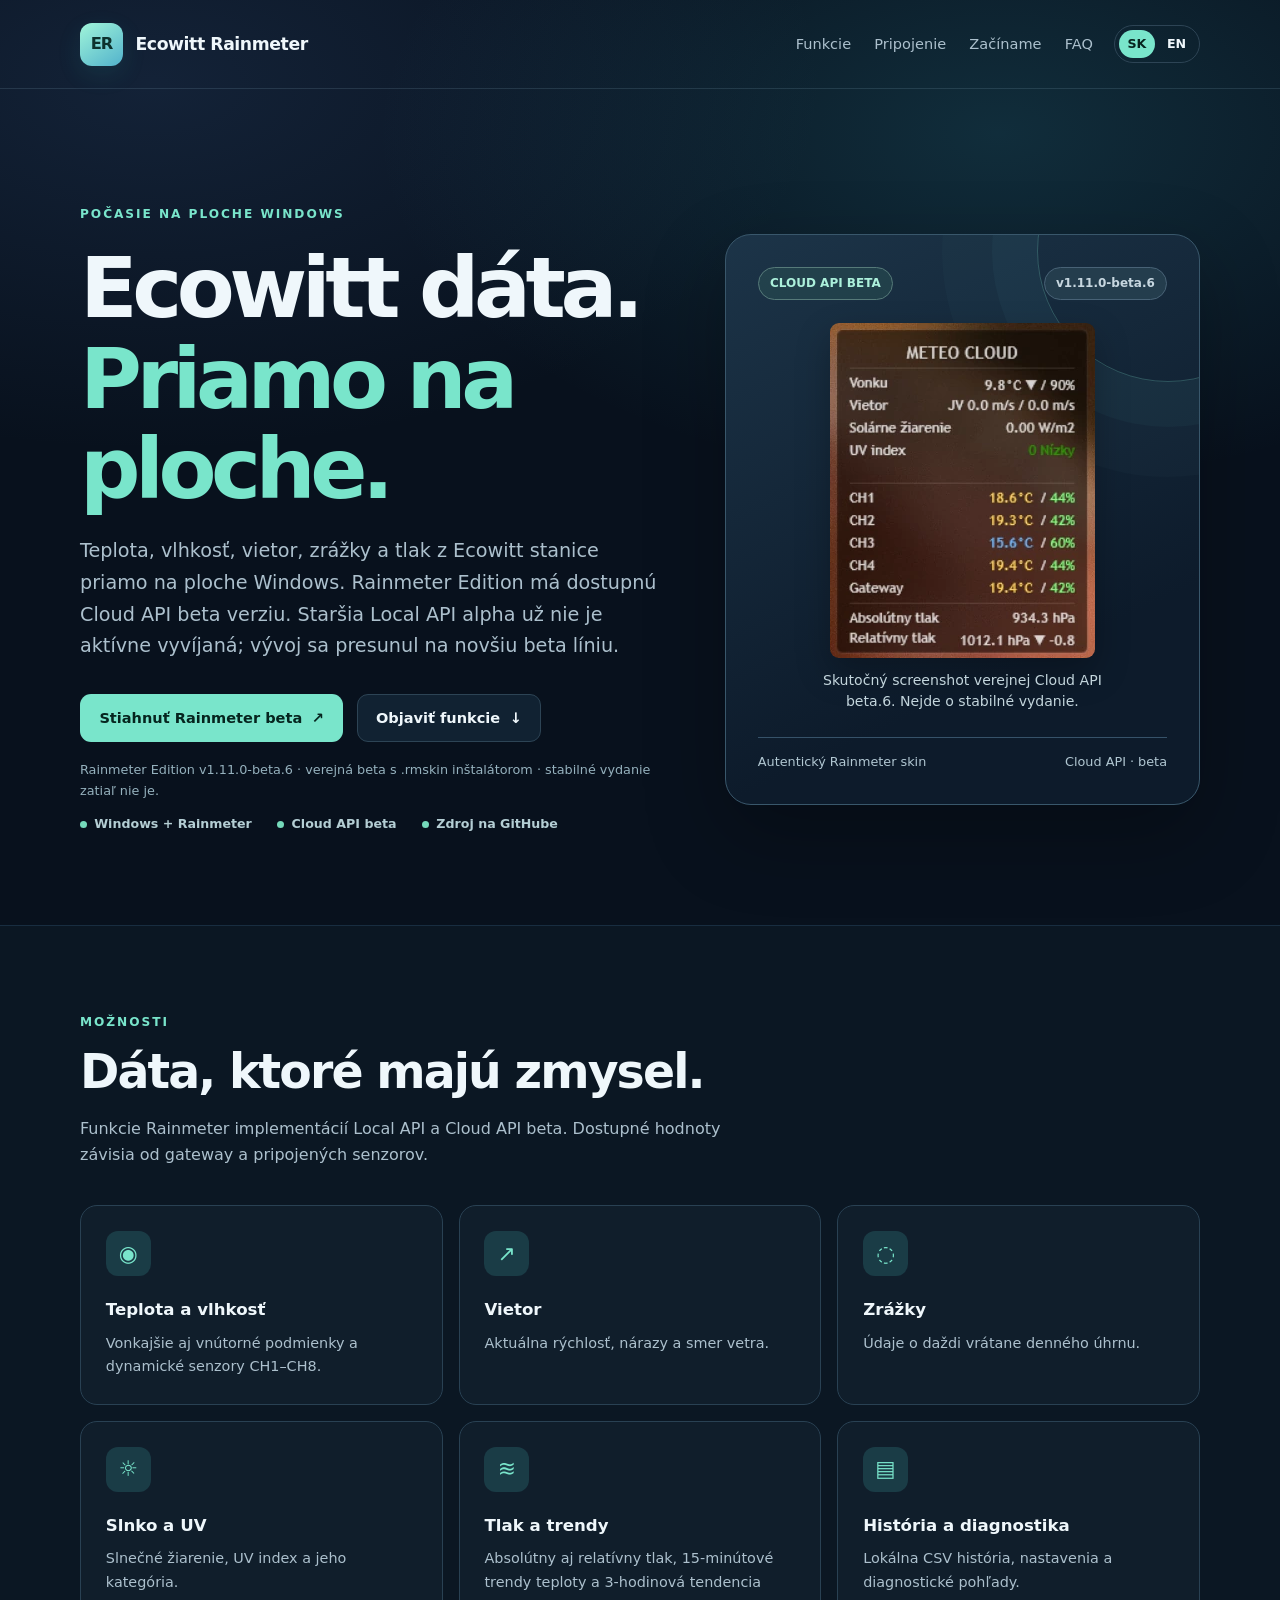
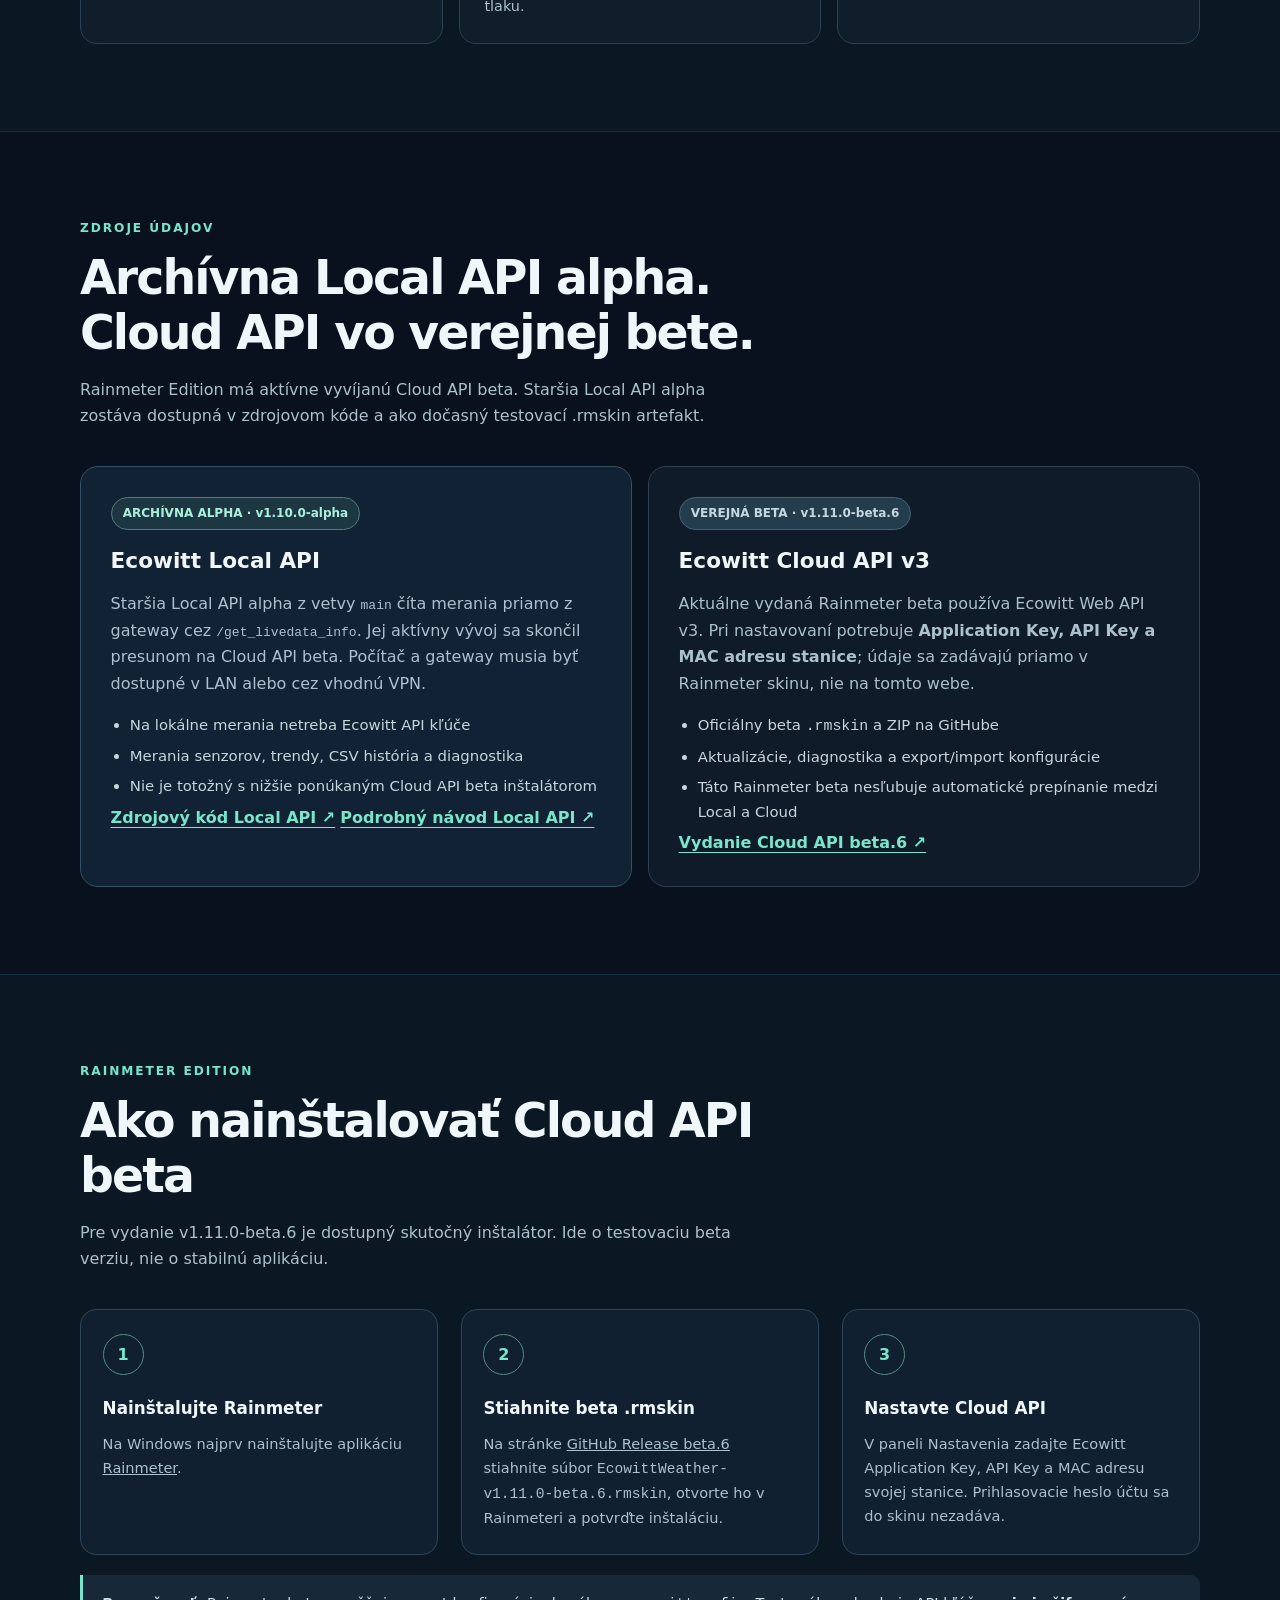
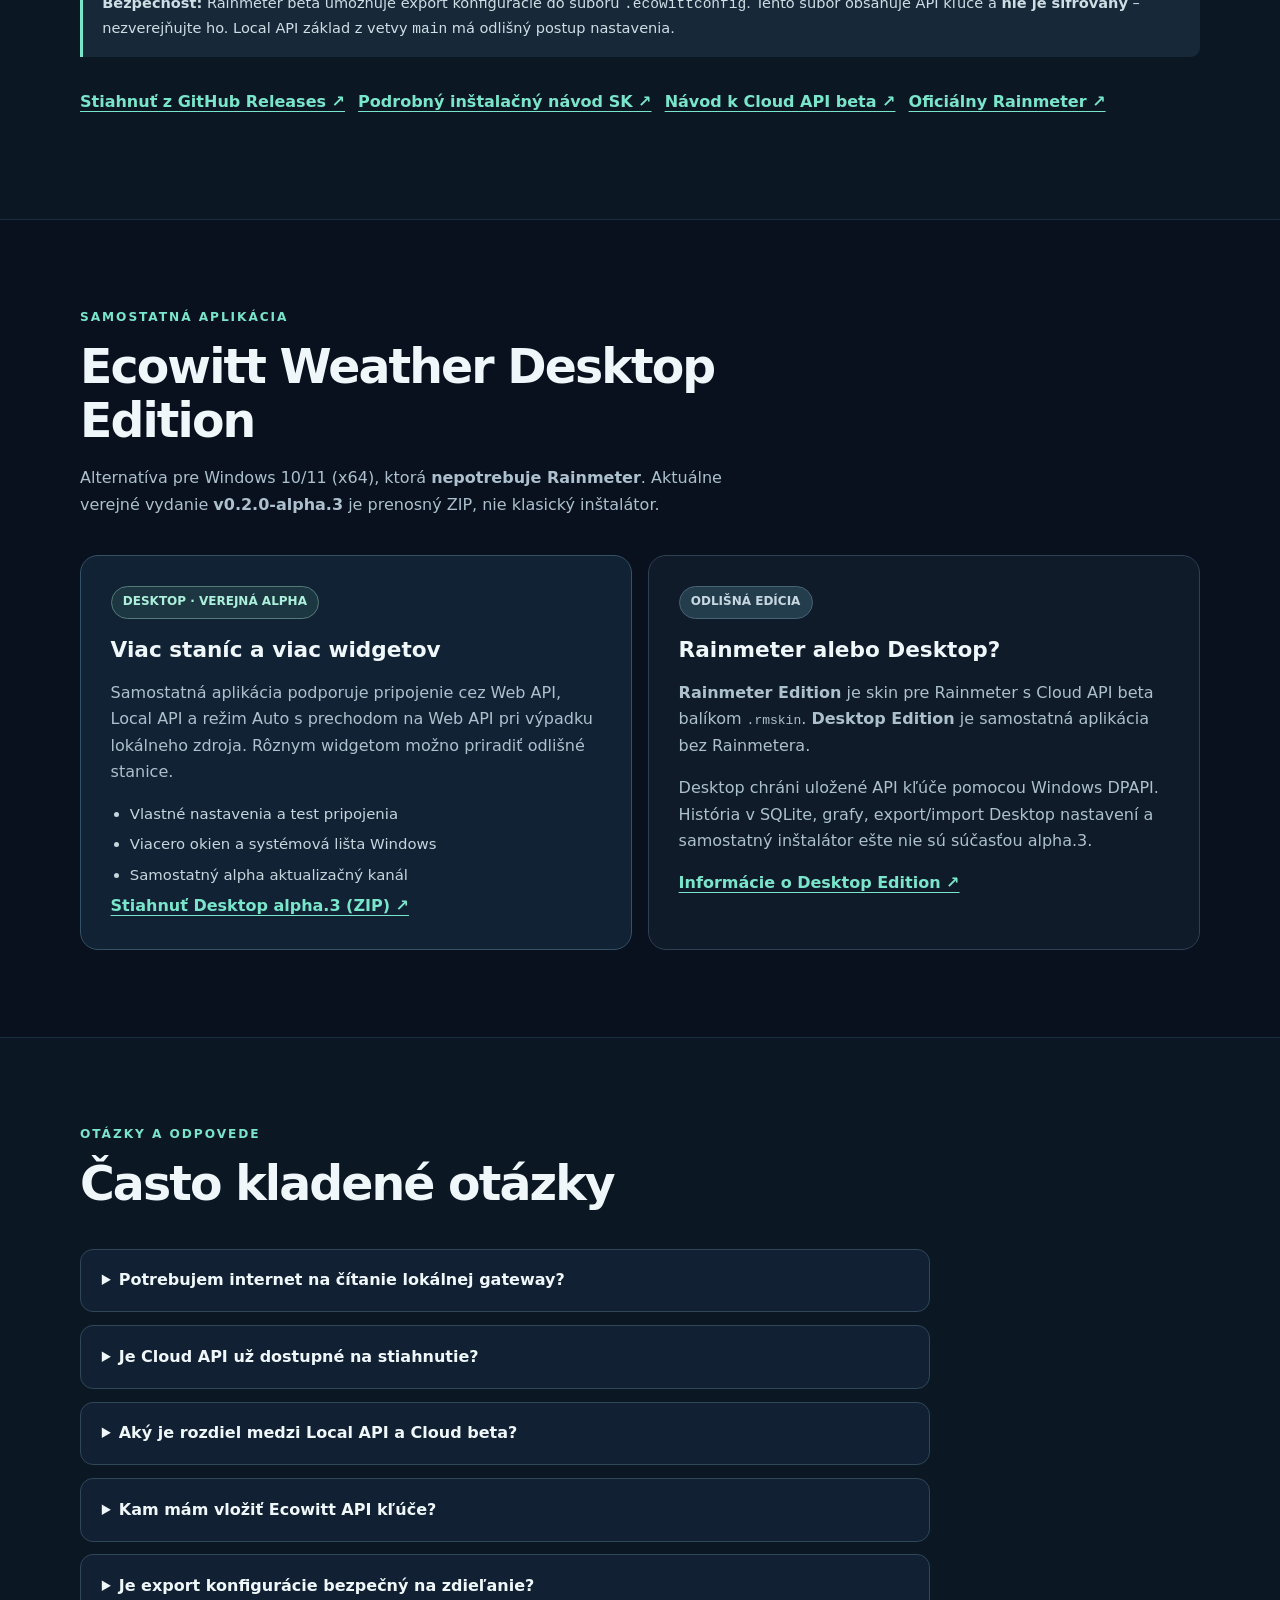
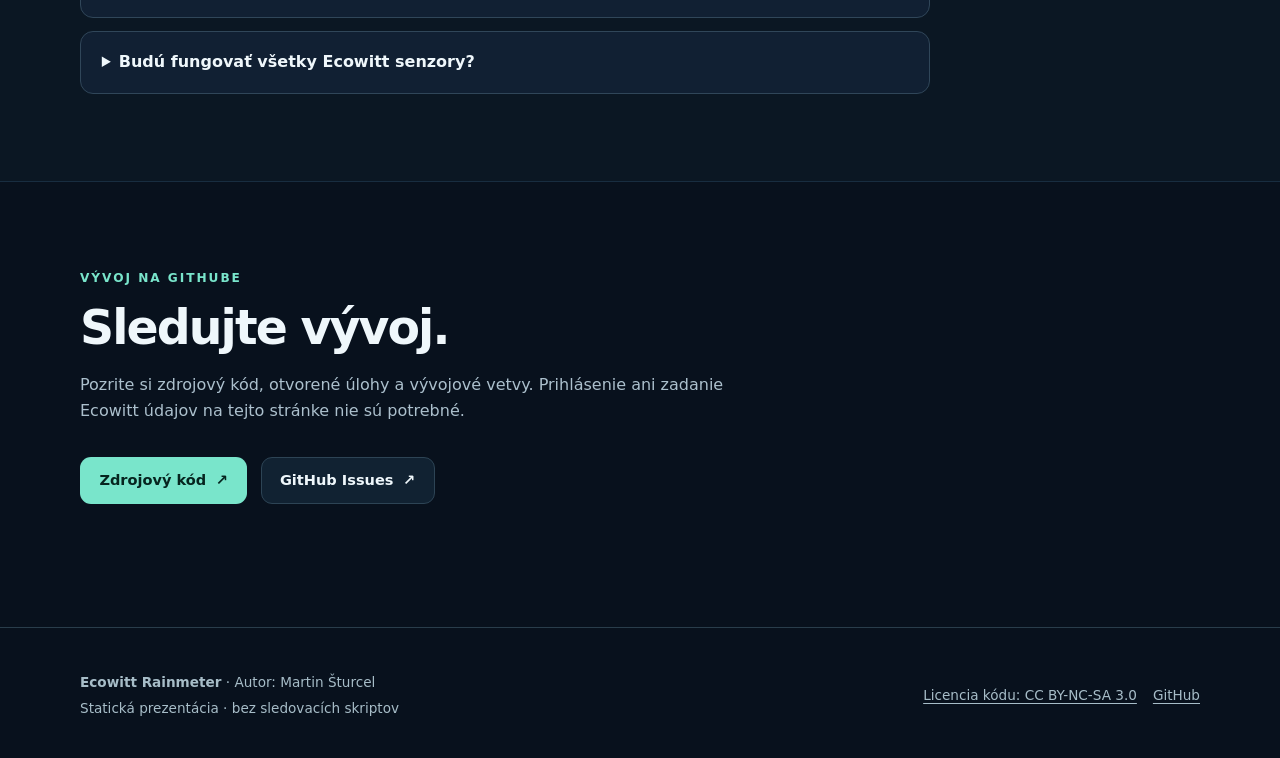
<file: site/index.html>
<!doctype html>
<html lang="sk">
<head>
  <meta charset="utf-8">
  <meta name="viewport" content="width=device-width, initial-scale=1">
  <meta name="robots" content="noindex, nofollow">
  <meta name="theme-color" content="#08111d">
  <meta name="description" content="Ecowitt Rainmeter pre Windows: verejná Cloud API beta v1.11.0-beta.6 s .rmskin balíkom, samostatný Local API základ a Desktop Edition bez Rainmetera.">
  <title>Ecowitt Rainmeter – počasie priamo na ploche Windows</title>
  <link rel="stylesheet" href="assets/css/site.css?v=t11-b2">
  <link rel="alternate" hreflang="sk" href="./">
  <link rel="alternate" hreflang="en" href="./en/">
</head>
<body>
  <a class="skip-link" href="#main">Prejsť na obsah</a>
  <header class="site-header">
    <div class="container header-inner">
      <a class="brand" href="#top" aria-label="Ecowitt Rainmeter"><span class="brand-mark" aria-hidden="true">ER</span><span>Ecowitt Rainmeter</span></a>
      <nav class="site-nav" aria-label="Hlavná navigácia">
        <a href="#features">Funkcie</a>
        <a href="#sources">Pripojenie</a>
        <a href="#getting-started">Začíname</a>
        <a href="#faq">FAQ</a>
      </nav>
      <nav class="locale" aria-label="Jazyk">
        <a href="./" lang="sk" hreflang="sk" aria-current="page">SK</a>
        <a href="./en/" lang="en" hreflang="en">EN</a>
      </nav>
    </div>
  </header>
  <main id="main">
    <div class="container">
      <section class="hero" id="top" aria-labelledby="hero-title">
        <div>
          <div class="eyebrow">Počasie na ploche Windows</div>
          <h1 id="hero-title">Ecowitt dáta.<span>Priamo na ploche.</span></h1>
          <p class="lead">Teplota, vlhkosť, vietor, zrážky a tlak z Ecowitt stanice priamo na ploche Windows. Rainmeter Edition má dostupnú Cloud API beta verziu. Staršia Local API alpha už nie je aktívne vyvíjaná; vývoj sa presunul na novšiu beta líniu.</p>
          <div class="hero-actions">
            <a class="btn btn-primary" href="https://github.com/mpca86/ecowitt-rainmeter/releases/tag/v1.11.0-beta.6" rel="noopener noreferrer">Stiahnuť Rainmeter beta <span aria-hidden="true">↗</span></a>
            <a class="btn btn-secondary" href="#features">Objaviť funkcie <span aria-hidden="true">↓</span></a>
          </div>
          <p class="hero-note">Rainmeter Edition v1.11.0-beta.6 · verejná beta s .rmskin inštalátorom · stabilné vydanie zatiaľ nie je.</p>
          <div class="quick-facts">
            <span><i class="fact-dot" aria-hidden="true"></i>Windows + Rainmeter</span>
            <span><i class="fact-dot" aria-hidden="true"></i>Cloud API beta</span>
            <span><i class="fact-dot" aria-hidden="true"></i>Zdroj na GitHube</span>
          </div>
        </div>
        <aside class="hero-panel" aria-label="Skutočná ukážka Ecowitt Cloud API beta">
          <div class="panel-top"><span class="pill">CLOUD API BETA</span><span class="pill pill-muted">v1.11.0-beta.6</span></div>
          <figure class="real-preview">
            <img class="real-preview-image" src="assets/ecowitt-meteo-cloud-screenshot.webp" width="265" height="335" alt="Skutočný panel METEO CLOUD v Rainmeteri: teplota, vlhkosť, vietor, UV index, senzory CH1 až CH4 a tlak." decoding="async" fetchpriority="high">
            <figcaption>Skutočný screenshot verejnej Cloud API beta.6. Nejde o stabilné vydanie.</figcaption>
          </figure>
          <div class="panel-foot"><span>Autentický Rainmeter skin</span><span>Cloud API · beta</span></div>
        </aside>
      </section>
    </div>
    <section class="section section-alt" id="features" aria-labelledby="features-title">
      <div class="container">
        <div class="section-head">
          <div class="eyebrow">MOŽNOSTI</div>
          <h2 id="features-title">Dáta, ktoré majú zmysel.</h2>
          <p>Funkcie Rainmeter implementácií Local API a Cloud API beta. Dostupné hodnoty závisia od gateway a pripojených senzorov.</p>
        </div>
        <div class="feature-grid">
        <article class="feature-card"><span class="feature-icon" aria-hidden="true">◉</span><h3>Teplota a vlhkosť</h3><p>Vonkajšie aj vnútorné podmienky a dynamické senzory CH1–CH8.</p></article>
        <article class="feature-card"><span class="feature-icon" aria-hidden="true">↗</span><h3>Vietor</h3><p>Aktuálna rýchlosť, nárazy a smer vetra.</p></article>
        <article class="feature-card"><span class="feature-icon" aria-hidden="true">◌</span><h3>Zrážky</h3><p>Údaje o daždi vrátane denného úhrnu.</p></article>
        <article class="feature-card"><span class="feature-icon" aria-hidden="true">☼</span><h3>Slnko a UV</h3><p>Slnečné žiarenie, UV index a jeho kategória.</p></article>
        <article class="feature-card"><span class="feature-icon" aria-hidden="true">≋</span><h3>Tlak a trendy</h3><p>Absolútny aj relatívny tlak, 15-minútové trendy teploty a 3-hodinová tendencia tlaku.</p></article>
        <article class="feature-card"><span class="feature-icon" aria-hidden="true">▤</span><h3>História a diagnostika</h3><p>Lokálna CSV história, nastavenia a diagnostické pohľady.</p></article>
        </div>
      </div>
    </section>
    <section class="section" id="sources" aria-labelledby="sources-title">
      <div class="container">
        <div class="section-head">
          <div class="eyebrow">ZDROJE ÚDAJOV</div>
          <h2 id="sources-title">Archívna Local API alpha. Cloud API vo verejnej bete.</h2>
          <p>Rainmeter Edition má aktívne vyvíjanú Cloud API beta. Staršia Local API alpha zostáva dostupná v zdrojovom kóde a ako dočasný testovací .rmskin artefakt.</p>
        </div>
        <div class="duo">
          <article class="info-card">
            <span class="pill">ARCHÍVNA ALPHA · v1.10.0-alpha</span>
            <h3>Ecowitt Local API</h3>
            <p>Staršia Local API alpha z vetvy <code>main</code> číta merania priamo z gateway cez <code>/get_livedata_info</code>. Jej aktívny vývoj sa skončil presunom na Cloud API beta. Počítač a gateway musia byť dostupné v LAN alebo cez vhodnú VPN.</p>
            <ul><li>Na lokálne merania netreba Ecowitt API kľúče</li><li>Merania senzorov, trendy, CSV história a diagnostika</li><li>Nie je totožný s nižšie ponúkaným Cloud API beta inštalátorom</li></ul>
            <a class="doc-link" href="https://github.com/mpca86/ecowitt-rainmeter/tree/main/src/EcowittWeather" rel="noopener noreferrer">Zdrojový kód Local API ↗</a>
            <a class="doc-link" href="navod/rainmeter-local/">Podrobný návod Local API ↗</a>
          </article>
          <article class="info-card info-card--muted">
            <span class="pill pill-muted">VEREJNÁ BETA · v1.11.0-beta.6</span>
            <h3>Ecowitt Cloud API v3</h3>
            <p>Aktuálne vydaná Rainmeter beta používa Ecowitt Web API v3. Pri nastavovaní potrebuje <strong>Application Key, API Key a MAC adresu stanice</strong>; údaje sa zadávajú priamo v Rainmeter skinu, nie na tomto webe.</p>
            <ul><li>Oficiálny beta <code>.rmskin</code> a ZIP na GitHube</li><li>Aktualizácie, diagnostika a export/import konfigurácie</li><li>Táto Rainmeter beta nesľubuje automatické prepínanie medzi Local a Cloud</li></ul>
            <a class="doc-link" href="https://github.com/mpca86/ecowitt-rainmeter/releases/tag/v1.11.0-beta.6" rel="noopener noreferrer">Vydanie Cloud API beta.6 ↗</a>
          </article>
        </div>
      </div>
    </section>
    <section class="section section-alt" id="getting-started" aria-labelledby="started-title">
      <div class="container">
        <div class="section-head">
          <div class="eyebrow">RAINMETER EDITION</div>
          <h2 id="started-title">Ako nainštalovať Cloud API beta</h2>
          <p>Pre vydanie v1.11.0-beta.6 je dostupný skutočný inštalátor. Ide o testovaciu beta verziu, nie o stabilnú aplikáciu.</p>
        </div>
        <div class="steps">
          <article class="step"><span class="step-num" aria-hidden="true">1</span><h3>Nainštalujte Rainmeter</h3><p>Na Windows najprv nainštalujte aplikáciu <a href="https://www.rainmeter.net/" rel="noopener noreferrer">Rainmeter</a>.</p></article>
          <article class="step"><span class="step-num" aria-hidden="true">2</span><h3>Stiahnite beta .rmskin</h3><p>Na stránke <a href="https://github.com/mpca86/ecowitt-rainmeter/releases/tag/v1.11.0-beta.6" rel="noopener noreferrer">GitHub Release beta.6</a> stiahnite súbor <code>EcowittWeather-<wbr>v1.11.0-<wbr>beta.6.rmskin</code>, otvorte ho v Rainmeteri a potvrďte inštaláciu.</p></article>
          <article class="step"><span class="step-num" aria-hidden="true">3</span><h3>Nastavte Cloud API</h3><p>V paneli Nastavenia zadajte Ecowitt Application Key, API Key a MAC adresu svojej stanice. Prihlasovacie heslo účtu sa do skinu nezadáva.</p></article>
        </div>
        <p class="note"><strong>Bezpečnosť:</strong> Rainmeter beta umožňuje export konfigurácie do súboru <code>.ecowittconfig</code>. Tento súbor obsahuje API kľúče a <strong>nie je šifrovaný</strong> – nezverejňujte ho. Local API základ z vetvy <code>main</code> má odlišný postup nastavenia.</p>
        <div class="hero-actions">
          <a class="doc-link" href="https://github.com/mpca86/ecowitt-rainmeter/releases/tag/v1.11.0-beta.6" rel="noopener noreferrer">Stiahnuť z GitHub Releases ↗</a>
          <a class="doc-link" href="navod/rainmeter/">Podrobný inštalačný návod SK ↗</a>
          <a class="doc-link" href="https://github.com/mpca86/ecowitt-rainmeter/blob/cloud-api/README.md" rel="noopener noreferrer">Návod k Cloud API beta ↗</a>
          <a class="doc-link" href="https://www.rainmeter.net/" rel="noopener noreferrer">Oficiálny Rainmeter ↗</a>
        </div>
      </div>
    </section>
    <section class="section" id="desktop" aria-labelledby="desktop-title">
      <div class="container">
        <div class="section-head">
          <div class="eyebrow">SAMOSTATNÁ APLIKÁCIA</div>
          <h2 id="desktop-title">Ecowitt Weather Desktop Edition</h2>
          <p>Alternatíva pre Windows 10/11 (x64), ktorá <strong>nepotrebuje Rainmeter</strong>. Aktuálne verejné vydanie <strong>v0.2.0-alpha.3</strong> je prenosný ZIP, nie klasický inštalátor.</p>
        </div>
        <div class="duo">
          <article class="info-card">
            <span class="pill">DESKTOP · VEREJNÁ ALPHA</span>
            <h3>Viac staníc a viac widgetov</h3>
            <p>Samostatná aplikácia podporuje pripojenie cez Web API, Local API a režim Auto s prechodom na Web API pri výpadku lokálneho zdroja. Rôznym widgetom možno priradiť odlišné stanice.</p>
            <ul><li>Vlastné nastavenia a test pripojenia</li><li>Viacero okien a systémová lišta Windows</li><li>Samostatný alpha aktualizačný kanál</li></ul>
            <a class="doc-link" href="https://github.com/mpca86/ecowitt-rainmeter/releases/tag/desktop-v0.2.0-alpha.3" rel="noopener noreferrer">Stiahnuť Desktop alpha.3 (ZIP) ↗</a>
          </article>
          <article class="info-card info-card--muted">
            <span class="pill pill-muted">ODLIŠNÁ EDÍCIA</span>
            <h3>Rainmeter alebo Desktop?</h3>
            <p><strong>Rainmeter Edition</strong> je skin pre Rainmeter s Cloud API beta balíkom <code>.rmskin</code>. <strong>Desktop Edition</strong> je samostatná aplikácia bez Rainmetera.</p>
            <p>Desktop chráni uložené API kľúče pomocou Windows DPAPI. História v SQLite, grafy, export/import Desktop nastavení a samostatný inštalátor ešte nie sú súčasťou alpha.3.</p>
            <a class="doc-link" href="https://github.com/mpca86/ecowitt-rainmeter/blob/cloud-api/src/Desktop/README.md" rel="noopener noreferrer">Informácie o Desktop Edition ↗</a>
          </article>
        </div>
      </div>
    </section>
    <section class="section section-alt" id="faq" aria-labelledby="faq-title">
      <div class="container">
        <div class="section-head">
          <div class="eyebrow">OTÁZKY A ODPOVEDE</div>
          <h2 id="faq-title">Často kladené otázky</h2>
        </div>
        <div class="faq">
          <details><summary>Potrebujem internet na čítanie lokálnej gateway?</summary><p>Local API používa sieťové spojenie medzi Windows počítačom a gateway; internet pri komunikácii v LAN nie je potrebný. Cloud API internetové pripojenie potrebuje.</p></details>
          <details><summary>Je Cloud API už dostupné na stiahnutie?</summary><p>Áno. Rainmeter Cloud API <a href="https://github.com/mpca86/ecowitt-rainmeter/releases/tag/v1.11.0-beta.6" rel="noopener noreferrer">v1.11.0-beta.6</a> je verejne dostupná beta s inštalátorom <code>.rmskin</code>. Nie je označená ako stabilné vydanie.</p></details>
          <details><summary>Aký je rozdiel medzi Local API a Cloud beta?</summary><p>Local API základ vo vetve <code>main</code> komunikuje priamo s gateway. Verejná Rainmeter beta.6 používa Ecowitt Web API v3. Automatický režim Local/Web patrí do samostatnej Desktop Edition.</p></details>
          <details><summary>Kam mám vložiť Ecowitt API kľúče?</summary><p>Application Key a API Key získate vo svojom profile na oficiálnej stránke ecowitt.net. Pre Cloud API ich zadávajte len do lokálnych nastavení aplikácie. Na tomto projektovom webe sa žiadne kľúče nevypĺňajú.</p></details>
          <details><summary>Je export konfigurácie bezpečný na zdieľanie?</summary><p>Nie. Súbor <code>.ecowittconfig</code> z Rainmeter beta obsahuje citlivé API kľúče a nie je šifrovaný. Neprikladajte ho do verejných issue ani e-mailov neznámym príjemcom.</p></details>
          <details><summary>Budú fungovať všetky Ecowitt senzory?</summary><p>Projekt používa generický register senzorov a podporu CH1–CH8. Skutočne dostupné údaje závisia od gateway, senzorov a konkrétnej edície.</p></details>
        </div>
      </div>
    </section>
    <section class="section" aria-labelledby="follow-title">
      <div class="container">
        <div class="section-head">
          <div class="eyebrow">VÝVOJ NA GITHUBE</div>
          <h2 id="follow-title">Sledujte vývoj.</h2>
          <p>Pozrite si zdrojový kód, otvorené úlohy a vývojové vetvy. Prihlásenie ani zadanie Ecowitt údajov na tejto stránke nie sú potrebné.</p>
          <div class="hero-actions">
            <a class="btn btn-primary" href="https://github.com/mpca86/ecowitt-rainmeter" rel="noopener noreferrer">Zdrojový kód <span aria-hidden="true">↗</span></a>
            <a class="btn btn-secondary" href="https://github.com/mpca86/ecowitt-rainmeter/issues" rel="noopener noreferrer">GitHub Issues <span aria-hidden="true">↗</span></a>
          </div>
        </div>
      </div>
    </section>
  </main>
  <footer class="site-footer">
    <div class="container footer-inner">
      <div>
        <p><strong>Ecowitt Rainmeter</strong> · Autor: Martin Šturcel</p>
        <p>Statická prezentácia · bez sledovacích skriptov</p>
      </div>
      <div class="footer-links">
        <a href="https://github.com/mpca86/ecowitt-rainmeter/blob/main/LICENSE.md" rel="noopener noreferrer">Licencia kódu: CC BY-NC-SA 3.0</a>
        <a href="https://github.com/mpca86/ecowitt-rainmeter" rel="noopener noreferrer">GitHub</a>
      </div>
    </div>
  </footer>
</body>
</html>
</file>
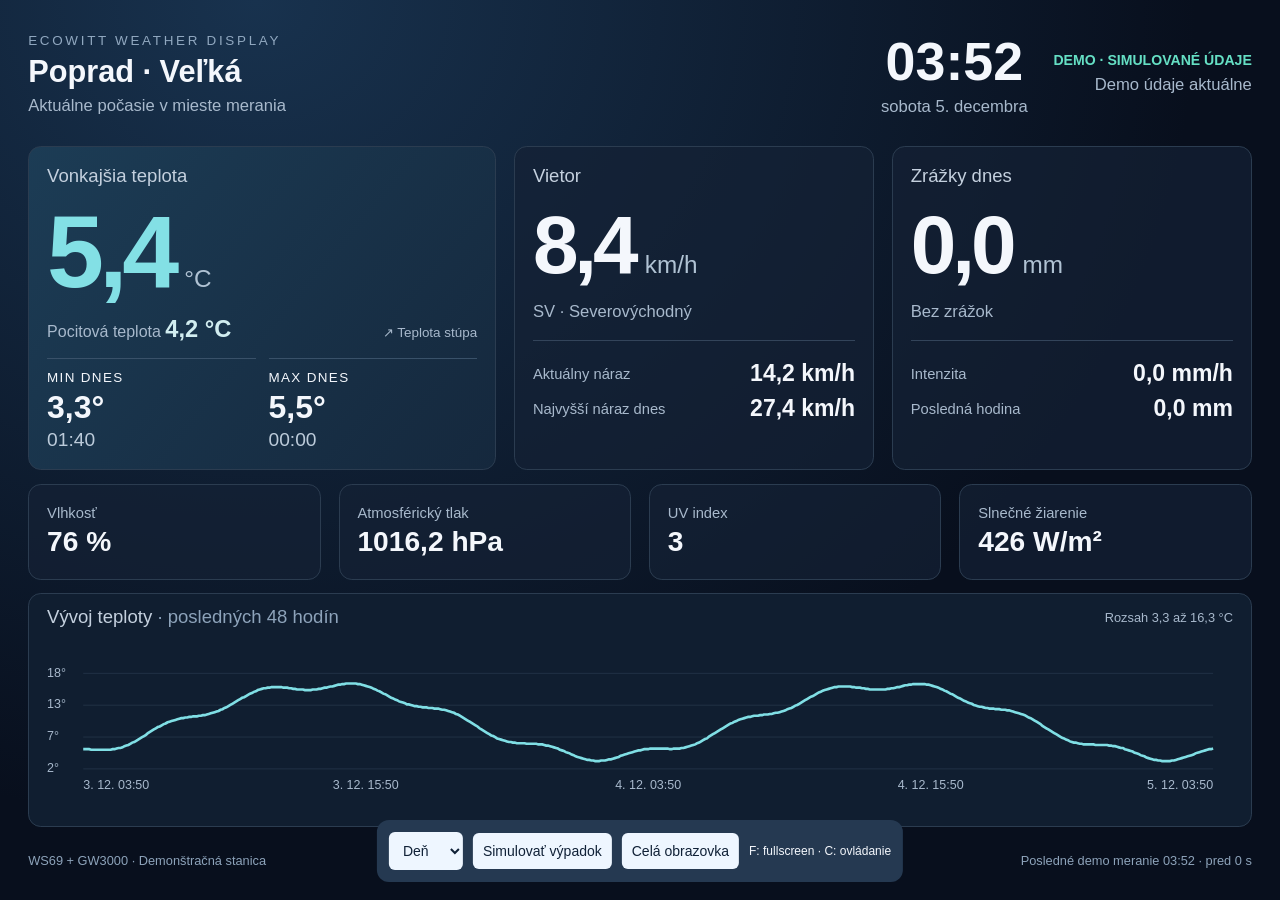
<file: weather-display/index.html>
<!doctype html><html lang="sk"><meta charset="utf-8"><meta name="viewport" content="width=device-width,initial-scale=1"><title>Ecowitt Weather Display · DEMO</title><link rel="stylesheet" href="display.css">
<body><main id="display"><header><div><small>ECOWITT WEATHER DISPLAY</small><h1 id="station">Poprad · Veľká</h1><p>Aktuálne počasie v mieste merania</p></div><div class="clock"><strong id="clock"></strong><p id="date"></p></div><div class="status"><b>DEMO · SIMULOVANÉ ÚDAJE</b><p id="status" role="status"></p></div></header>
<section class="primary"><article class="temperature"><h2>Vonkajšia teplota</h2><div class="reading"><span id="temp"></span><em>°C</em></div><div class="temperature-context"><p class="feels-like">Pocitová teplota <strong id="feelslike">—</strong></p><p id="trend"></p></div><div class="extremes"><div><label>MIN DNES</label><strong id="min"></strong><span id="mintime"></span></div><div><label>MAX DNES</label><strong id="max"></strong><span id="maxtime"></span></div></div></article><article><h2>Vietor</h2><div class="reading"><span id="wind"></span><em>km/h</em></div><p id="direction"></p><div class="details"><div><label>Aktuálny náraz</label><strong id="gust"></strong></div><div><label>Najvyšší náraz dnes</label><strong id="maxgust"></strong></div></div></article><article><h2>Zrážky dnes</h2><div class="reading"><span id="rain"></span><em>mm</em></div><p id="rainlabel"></p><div class="details"><div><label>Intenzita</label><strong id="rate"></strong></div><div><label>Posledná hodina</label><strong id="hourrain"></strong></div></div></article></section>
<section class="secondary"><article><label>Vlhkosť</label><strong id="humidity"></strong></article><article><label>Atmosférický tlak</label><strong id="pressure"></strong></article><article><label>UV index</label><strong id="uv"></strong></article><article><label>Slnečné žiarenie</label><strong id="solar"></strong></article></section>
<section class="chart"><div class="charthead"><h2>Vývoj teploty <span>· posledných 48 hodín</span></h2><p id="range"></p></div><svg id="chart" viewBox="0 0 1800 210" role="img" aria-label="Graf simulovanej vonkajšej teploty za posledných 48 hodín"></svg></section><footer><span>WS69 + GW3000 · Demonštračná stanica</span><span id="updated"></span></footer></main>
<nav id="controls" aria-label="Ovládanie demo displeja"><select id="scenario" aria-label="Simulované počasie"><option value="day">Deň</option><option value="rain">Dážď</option><option value="night">Noc</option></select><button id="outage">Simulovať výpadok</button><button id="fullscreen">Celá obrazovka</button><span>F: fullscreen · C: ovládanie</span></nav><script type="module" src="display.js"></script></body></html>
</file>
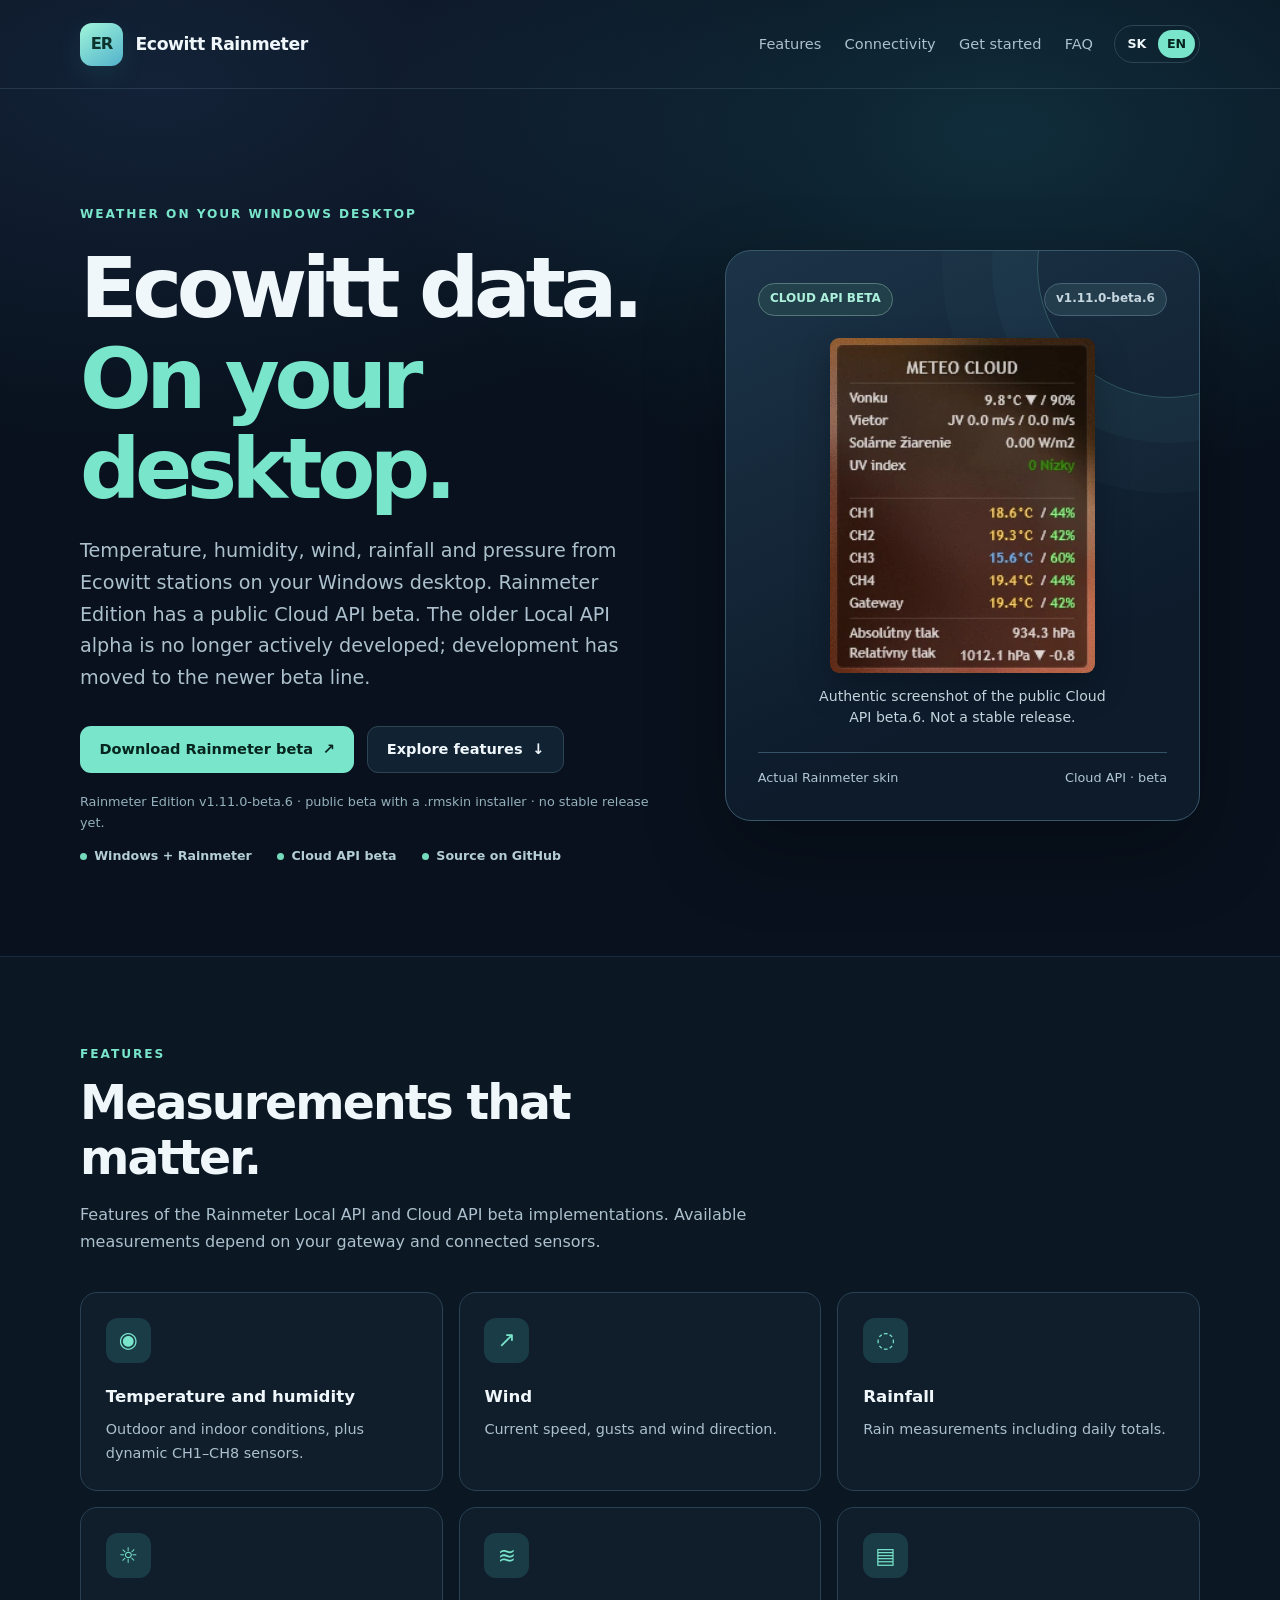
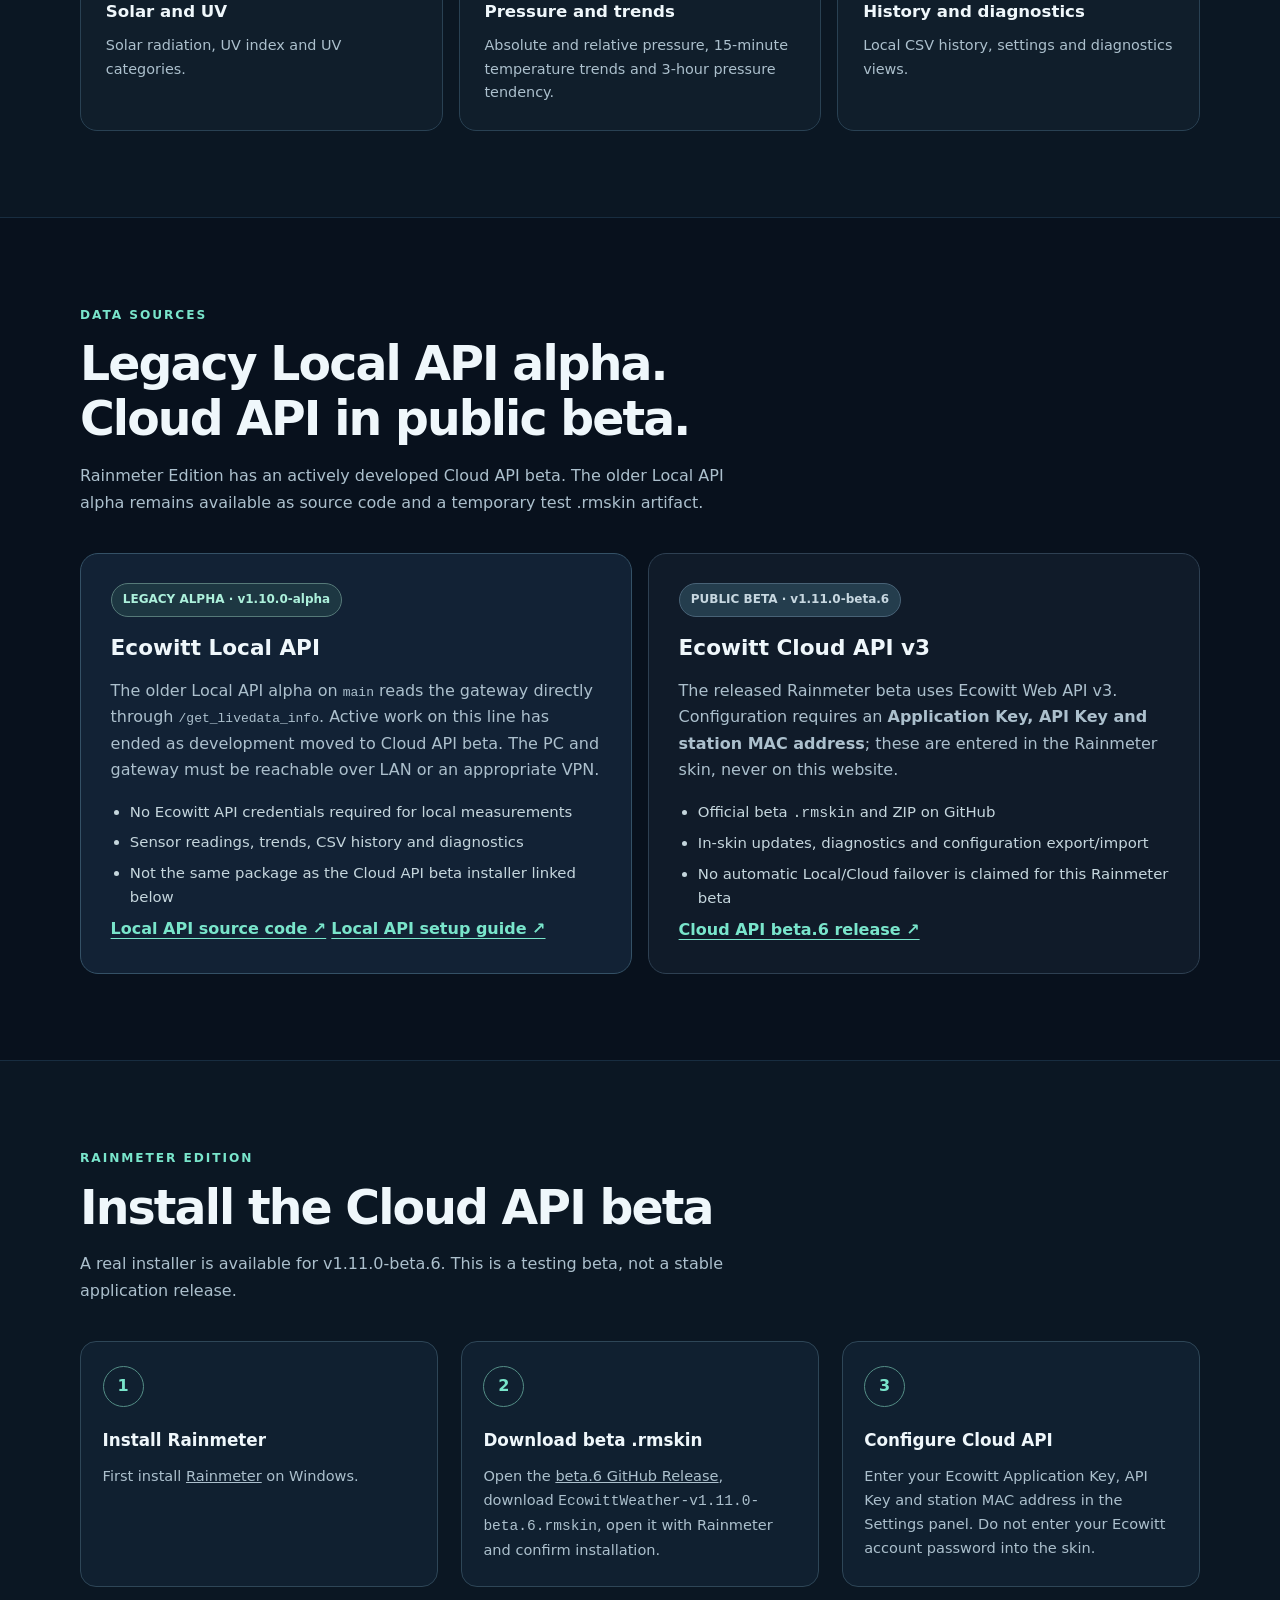
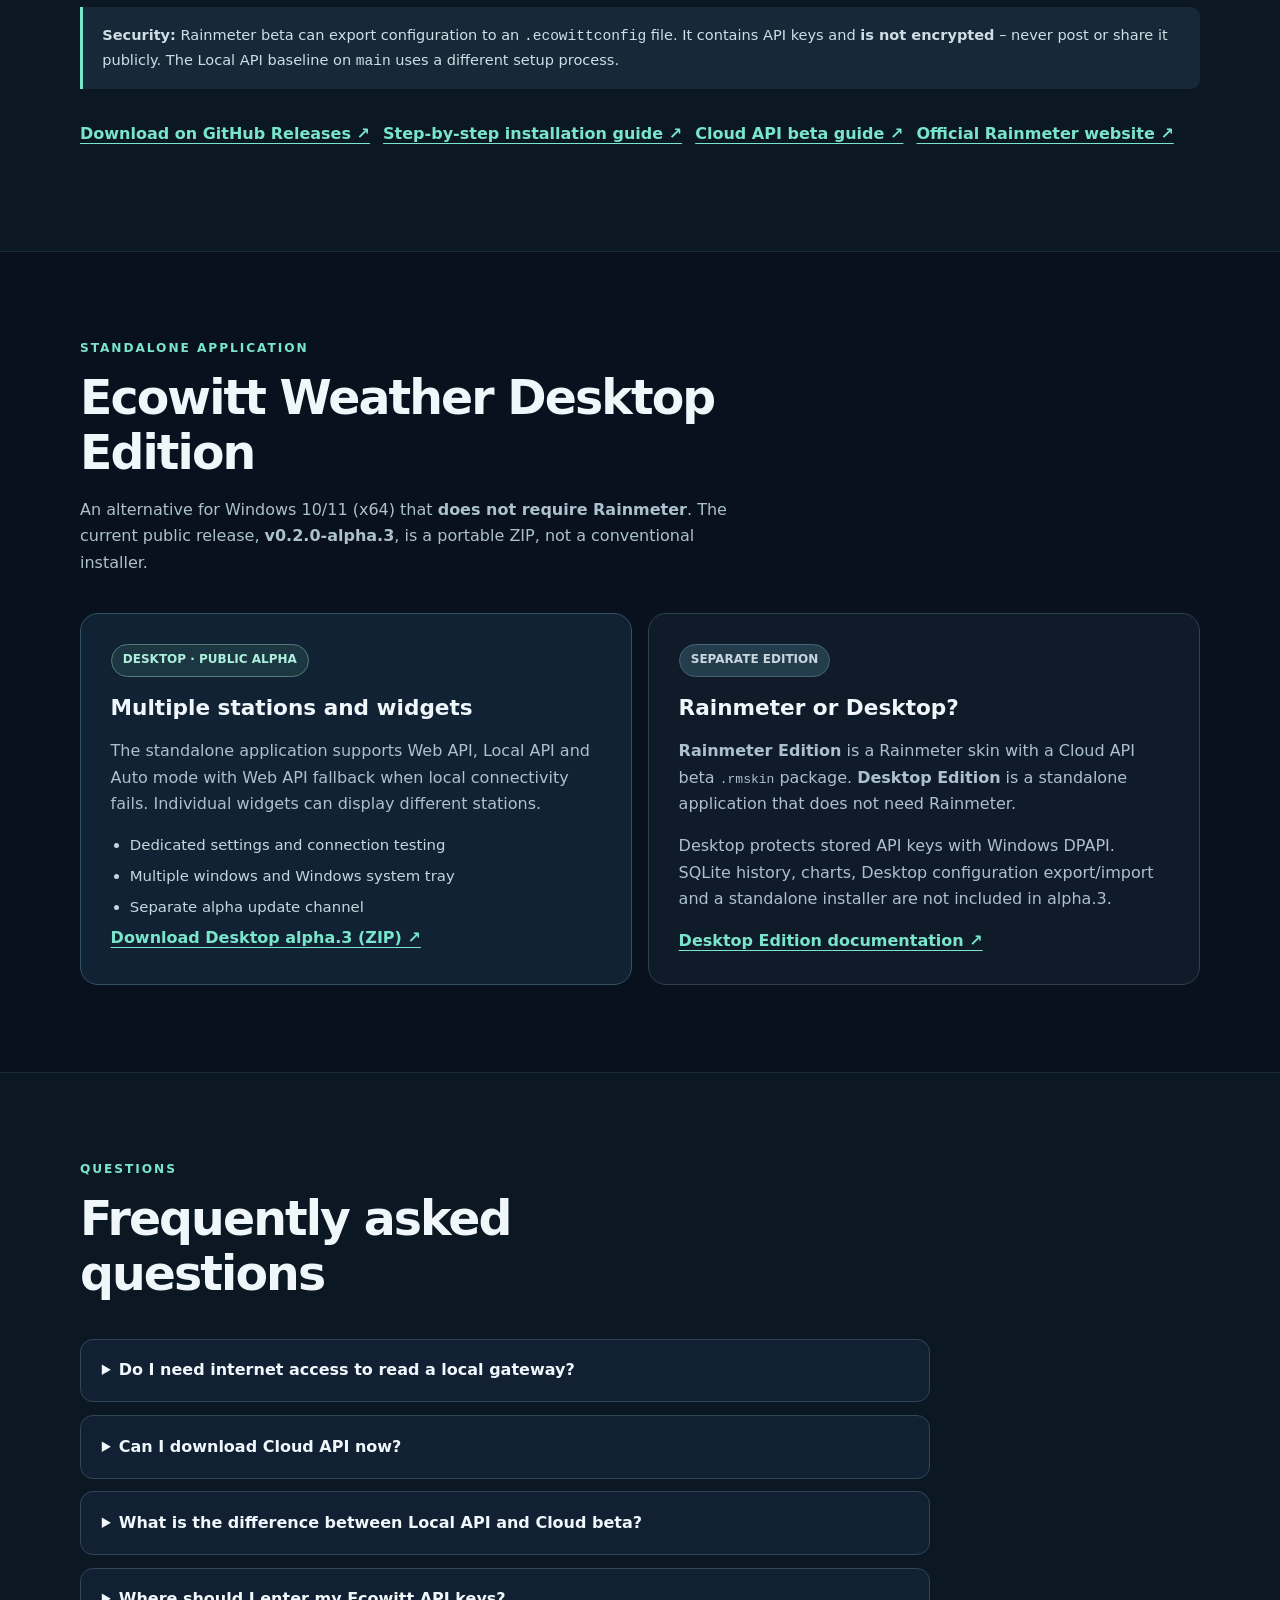
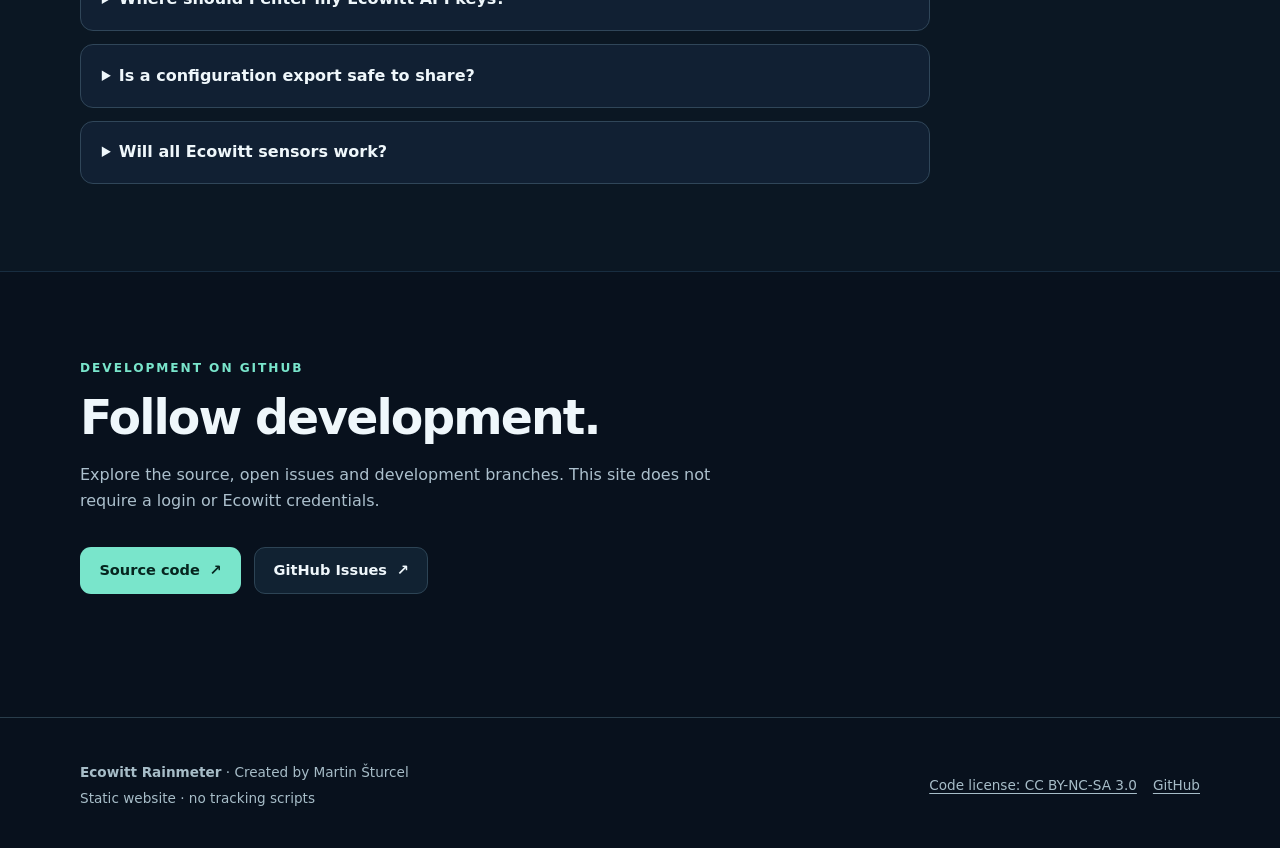
<file: site/en/index.html>
<!doctype html>
<html lang="en">
<head>
  <meta charset="utf-8">
  <meta name="viewport" content="width=device-width, initial-scale=1">
  <meta name="robots" content="noindex, nofollow">
  <meta name="theme-color" content="#08111d">
  <meta name="description" content="Ecowitt Rainmeter for Windows: public Cloud API beta v1.11.0-beta.6 with .rmskin installer, separate Local API baseline, and standalone Desktop Edition.">
  <title>Ecowitt Rainmeter – live weather on your Windows desktop</title>
  <link rel="stylesheet" href="../assets/css/site.css?v=t11-b2">
  <link rel="alternate" hreflang="sk" href="../">
  <link rel="alternate" hreflang="en" href="./">
</head>
<body>
  <a class="skip-link" href="#main">Skip to content</a>
  <header class="site-header">
    <div class="container header-inner">
      <a class="brand" href="#top" aria-label="Ecowitt Rainmeter"><span class="brand-mark" aria-hidden="true">ER</span><span>Ecowitt Rainmeter</span></a>
      <nav class="site-nav" aria-label="Main navigation">
        <a href="#features">Features</a>
        <a href="#sources">Connectivity</a>
        <a href="#getting-started">Get started</a>
        <a href="#faq">FAQ</a>
      </nav>
      <nav class="locale" aria-label="Language">
        <a href="../" lang="sk" hreflang="sk">SK</a>
        <a href="./" lang="en" hreflang="en" aria-current="page">EN</a>
      </nav>
    </div>
  </header>
  <main id="main">
    <div class="container">
      <section class="hero" id="top" aria-labelledby="hero-title">
        <div>
          <div class="eyebrow">Weather on your Windows desktop</div>
          <h1 id="hero-title">Ecowitt data.<span>On your desktop.</span></h1>
          <p class="lead">Temperature, humidity, wind, rainfall and pressure from Ecowitt stations on your Windows desktop. Rainmeter Edition has a public Cloud API beta. The older Local API alpha is no longer actively developed; development has moved to the newer beta line.</p>
          <div class="hero-actions">
            <a class="btn btn-primary" href="https://github.com/mpca86/ecowitt-rainmeter/releases/tag/v1.11.0-beta.6" rel="noopener noreferrer">Download Rainmeter beta <span aria-hidden="true">↗</span></a>
            <a class="btn btn-secondary" href="#features">Explore features <span aria-hidden="true">↓</span></a>
          </div>
          <p class="hero-note">Rainmeter Edition v1.11.0-beta.6 · public beta with a .rmskin installer · no stable release yet.</p>
          <div class="quick-facts">
            <span><i class="fact-dot" aria-hidden="true"></i>Windows + Rainmeter</span>
            <span><i class="fact-dot" aria-hidden="true"></i>Cloud API beta</span>
            <span><i class="fact-dot" aria-hidden="true"></i>Source on GitHub</span>
          </div>
        </div>
        <aside class="hero-panel" aria-label="Actual Ecowitt Cloud API beta screenshot">
          <div class="panel-top"><span class="pill">CLOUD API BETA</span><span class="pill pill-muted">v1.11.0-beta.6</span></div>
          <figure class="real-preview">
            <img class="real-preview-image" src="../assets/ecowitt-meteo-cloud-screenshot.webp" width="265" height="335" alt="Actual METEO CLOUD Rainmeter panel showing temperature, humidity, wind, UV index, CH1 to CH4 sensors and pressure." decoding="async" fetchpriority="high">
            <figcaption>Authentic screenshot of the public Cloud API beta.6. Not a stable release.</figcaption>
          </figure>
          <div class="panel-foot"><span>Actual Rainmeter skin</span><span>Cloud API · beta</span></div>
        </aside>
      </section>
    </div>
    <section class="section section-alt" id="features" aria-labelledby="features-title">
      <div class="container">
        <div class="section-head">
          <div class="eyebrow">FEATURES</div>
          <h2 id="features-title">Measurements that matter.</h2>
          <p>Features of the Rainmeter Local API and Cloud API beta implementations. Available measurements depend on your gateway and connected sensors.</p>
        </div>
        <div class="feature-grid">
        <article class="feature-card"><span class="feature-icon" aria-hidden="true">◉</span><h3>Temperature and humidity</h3><p>Outdoor and indoor conditions, plus dynamic CH1–CH8 sensors.</p></article>
        <article class="feature-card"><span class="feature-icon" aria-hidden="true">↗</span><h3>Wind</h3><p>Current speed, gusts and wind direction.</p></article>
        <article class="feature-card"><span class="feature-icon" aria-hidden="true">◌</span><h3>Rainfall</h3><p>Rain measurements including daily totals.</p></article>
        <article class="feature-card"><span class="feature-icon" aria-hidden="true">☼</span><h3>Solar and UV</h3><p>Solar radiation, UV index and UV categories.</p></article>
        <article class="feature-card"><span class="feature-icon" aria-hidden="true">≋</span><h3>Pressure and trends</h3><p>Absolute and relative pressure, 15-minute temperature trends and 3-hour pressure tendency.</p></article>
        <article class="feature-card"><span class="feature-icon" aria-hidden="true">▤</span><h3>History and diagnostics</h3><p>Local CSV history, settings and diagnostics views.</p></article>
        </div>
      </div>
    </section>
    <section class="section" id="sources" aria-labelledby="sources-title">
      <div class="container">
        <div class="section-head">
          <div class="eyebrow">DATA SOURCES</div>
          <h2 id="sources-title">Legacy Local API alpha. Cloud API in public beta.</h2>
          <p>Rainmeter Edition has an actively developed Cloud API beta. The older Local API alpha remains available as source code and a temporary test .rmskin artifact.</p>
        </div>
        <div class="duo">
          <article class="info-card">
            <span class="pill">LEGACY ALPHA · v1.10.0-alpha</span>
            <h3>Ecowitt Local API</h3>
            <p>The older Local API alpha on <code>main</code> reads the gateway directly through <code>/get_livedata_info</code>. Active work on this line has ended as development moved to Cloud API beta. The PC and gateway must be reachable over LAN or an appropriate VPN.</p>
            <ul><li>No Ecowitt API credentials required for local measurements</li><li>Sensor readings, trends, CSV history and diagnostics</li><li>Not the same package as the Cloud API beta installer linked below</li></ul>
            <a class="doc-link" href="https://github.com/mpca86/ecowitt-rainmeter/tree/main/src/EcowittWeather" rel="noopener noreferrer">Local API source code ↗</a>
            <a class="doc-link" href="guide/rainmeter-local/">Local API setup guide ↗</a>
          </article>
          <article class="info-card info-card--muted">
            <span class="pill pill-muted">PUBLIC BETA · v1.11.0-beta.6</span>
            <h3>Ecowitt Cloud API v3</h3>
            <p>The released Rainmeter beta uses Ecowitt Web API v3. Configuration requires an <strong>Application Key, API Key and station MAC address</strong>; these are entered in the Rainmeter skin, never on this website.</p>
            <ul><li>Official beta <code>.rmskin</code> and ZIP on GitHub</li><li>In-skin updates, diagnostics and configuration export/import</li><li>No automatic Local/Cloud failover is claimed for this Rainmeter beta</li></ul>
            <a class="doc-link" href="https://github.com/mpca86/ecowitt-rainmeter/releases/tag/v1.11.0-beta.6" rel="noopener noreferrer">Cloud API beta.6 release ↗</a>
          </article>
        </div>
      </div>
    </section>
    <section class="section section-alt" id="getting-started" aria-labelledby="started-title">
      <div class="container">
        <div class="section-head">
          <div class="eyebrow">RAINMETER EDITION</div>
          <h2 id="started-title">Install the Cloud API beta</h2>
          <p>A real installer is available for v1.11.0-beta.6. This is a testing beta, not a stable application release.</p>
        </div>
        <div class="steps">
          <article class="step"><span class="step-num" aria-hidden="true">1</span><h3>Install Rainmeter</h3><p>First install <a href="https://www.rainmeter.net/" rel="noopener noreferrer">Rainmeter</a> on Windows.</p></article>
          <article class="step"><span class="step-num" aria-hidden="true">2</span><h3>Download beta .rmskin</h3><p>Open the <a href="https://github.com/mpca86/ecowitt-rainmeter/releases/tag/v1.11.0-beta.6" rel="noopener noreferrer">beta.6 GitHub Release</a>, download <code>EcowittWeather-<wbr>v1.11.0-<wbr>beta.6.rmskin</code>, open it with Rainmeter and confirm installation.</p></article>
          <article class="step"><span class="step-num" aria-hidden="true">3</span><h3>Configure Cloud API</h3><p>Enter your Ecowitt Application Key, API Key and station MAC address in the Settings panel. Do not enter your Ecowitt account password into the skin.</p></article>
        </div>
        <p class="note"><strong>Security:</strong> Rainmeter beta can export configuration to an <code>.ecowittconfig</code> file. It contains API keys and <strong>is not encrypted</strong> – never post or share it publicly. The Local API baseline on <code>main</code> uses a different setup process.</p>
        <div class="hero-actions">
          <a class="doc-link" href="https://github.com/mpca86/ecowitt-rainmeter/releases/tag/v1.11.0-beta.6" rel="noopener noreferrer">Download on GitHub Releases ↗</a>
          <a class="doc-link" href="guide/rainmeter/">Step-by-step installation guide ↗</a>
          <a class="doc-link" href="https://github.com/mpca86/ecowitt-rainmeter/blob/cloud-api/README.md" rel="noopener noreferrer">Cloud API beta guide ↗</a>
          <a class="doc-link" href="https://www.rainmeter.net/" rel="noopener noreferrer">Official Rainmeter website ↗</a>
        </div>
      </div>
    </section>
    <section class="section" id="desktop" aria-labelledby="desktop-title">
      <div class="container">
        <div class="section-head">
          <div class="eyebrow">STANDALONE APPLICATION</div>
          <h2 id="desktop-title">Ecowitt Weather Desktop Edition</h2>
          <p>An alternative for Windows 10/11 (x64) that <strong>does not require Rainmeter</strong>. The current public release, <strong>v0.2.0-alpha.3</strong>, is a portable ZIP, not a conventional installer.</p>
        </div>
        <div class="duo">
          <article class="info-card">
            <span class="pill">DESKTOP · PUBLIC ALPHA</span>
            <h3>Multiple stations and widgets</h3>
            <p>The standalone application supports Web API, Local API and Auto mode with Web API fallback when local connectivity fails. Individual widgets can display different stations.</p>
            <ul><li>Dedicated settings and connection testing</li><li>Multiple windows and Windows system tray</li><li>Separate alpha update channel</li></ul>
            <a class="doc-link" href="https://github.com/mpca86/ecowitt-rainmeter/releases/tag/desktop-v0.2.0-alpha.3" rel="noopener noreferrer">Download Desktop alpha.3 (ZIP) ↗</a>
          </article>
          <article class="info-card info-card--muted">
            <span class="pill pill-muted">SEPARATE EDITION</span>
            <h3>Rainmeter or Desktop?</h3>
            <p><strong>Rainmeter Edition</strong> is a Rainmeter skin with a Cloud API beta <code>.rmskin</code> package. <strong>Desktop Edition</strong> is a standalone application that does not need Rainmeter.</p>
            <p>Desktop protects stored API keys with Windows DPAPI. SQLite history, charts, Desktop configuration export/import and a standalone installer are not included in alpha.3.</p>
            <a class="doc-link" href="https://github.com/mpca86/ecowitt-rainmeter/blob/cloud-api/src/Desktop/README.md" rel="noopener noreferrer">Desktop Edition documentation ↗</a>
          </article>
        </div>
      </div>
    </section>
    <section class="section section-alt" id="faq" aria-labelledby="faq-title">
      <div class="container">
        <div class="section-head">
          <div class="eyebrow">QUESTIONS</div>
          <h2 id="faq-title">Frequently asked questions</h2>
        </div>
        <div class="faq">
          <details><summary>Do I need internet access to read a local gateway?</summary><p>Local API uses the network connection between your Windows PC and gateway; internet access is not required for LAN communication. Cloud API does require internet access.</p></details>
          <details><summary>Can I download Cloud API now?</summary><p>Yes. Rainmeter Cloud API <a href="https://github.com/mpca86/ecowitt-rainmeter/releases/tag/v1.11.0-beta.6" rel="noopener noreferrer">v1.11.0-beta.6</a> is a public beta with a <code>.rmskin</code> installer. It is not a stable release.</p></details>
          <details><summary>What is the difference between Local API and Cloud beta?</summary><p>The Local API baseline on <code>main</code> connects directly to your gateway. The released Rainmeter beta.6 uses Ecowitt Web API v3. Automatic Local/Web mode is a Desktop Edition feature.</p></details>
          <details><summary>Where should I enter my Ecowitt API keys?</summary><p>Get your Application Key and API Key from your profile on the official ecowitt.net website. Enter them only in the application's local settings. This project website never asks for credentials.</p></details>
          <details><summary>Is a configuration export safe to share?</summary><p>No. A Rainmeter beta <code>.ecowittconfig</code> file contains sensitive API keys and is not encrypted. Do not attach it to public issues or send it to untrusted recipients.</p></details>
          <details><summary>Will all Ecowitt sensors work?</summary><p>The project uses a generic sensor registry and CH1–CH8 support. Actual readings depend on your gateway, sensors and edition.</p></details>
        </div>
      </div>
    </section>
    <section class="section" aria-labelledby="follow-title">
      <div class="container">
        <div class="section-head">
          <div class="eyebrow">DEVELOPMENT ON GITHUB</div>
          <h2 id="follow-title">Follow development.</h2>
          <p>Explore the source, open issues and development branches. This site does not require a login or Ecowitt credentials.</p>
          <div class="hero-actions">
            <a class="btn btn-primary" href="https://github.com/mpca86/ecowitt-rainmeter" rel="noopener noreferrer">Source code <span aria-hidden="true">↗</span></a>
            <a class="btn btn-secondary" href="https://github.com/mpca86/ecowitt-rainmeter/issues" rel="noopener noreferrer">GitHub Issues <span aria-hidden="true">↗</span></a>
          </div>
        </div>
      </div>
    </section>
  </main>
  <footer class="site-footer">
    <div class="container footer-inner">
      <div>
        <p><strong>Ecowitt Rainmeter</strong> · Created by Martin Šturcel</p>
        <p>Static website · no tracking scripts</p>
      </div>
      <div class="footer-links">
        <a href="https://github.com/mpca86/ecowitt-rainmeter/blob/main/LICENSE.md" rel="noopener noreferrer">Code license: CC BY-NC-SA 3.0</a>
        <a href="https://github.com/mpca86/ecowitt-rainmeter" rel="noopener noreferrer">GitHub</a>
      </div>
    </div>
  </footer>
</body>
</html>
</file>
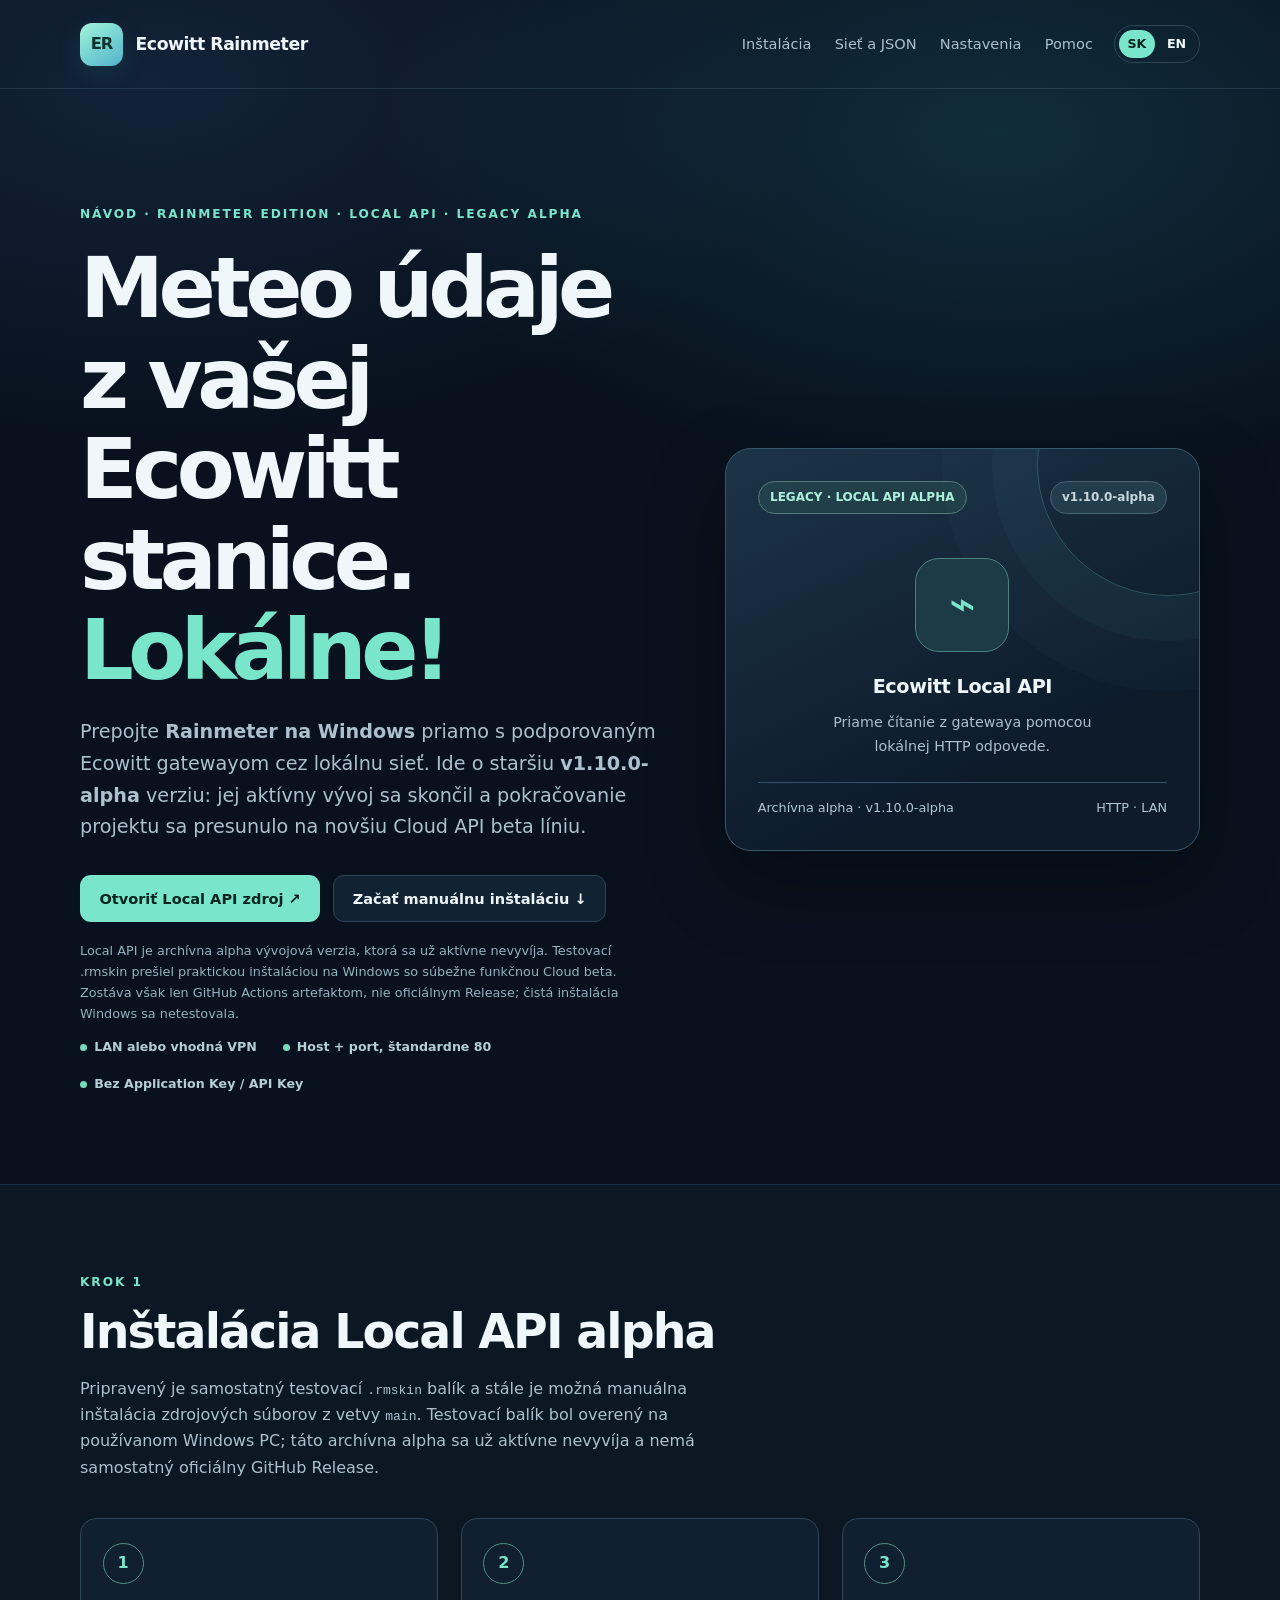
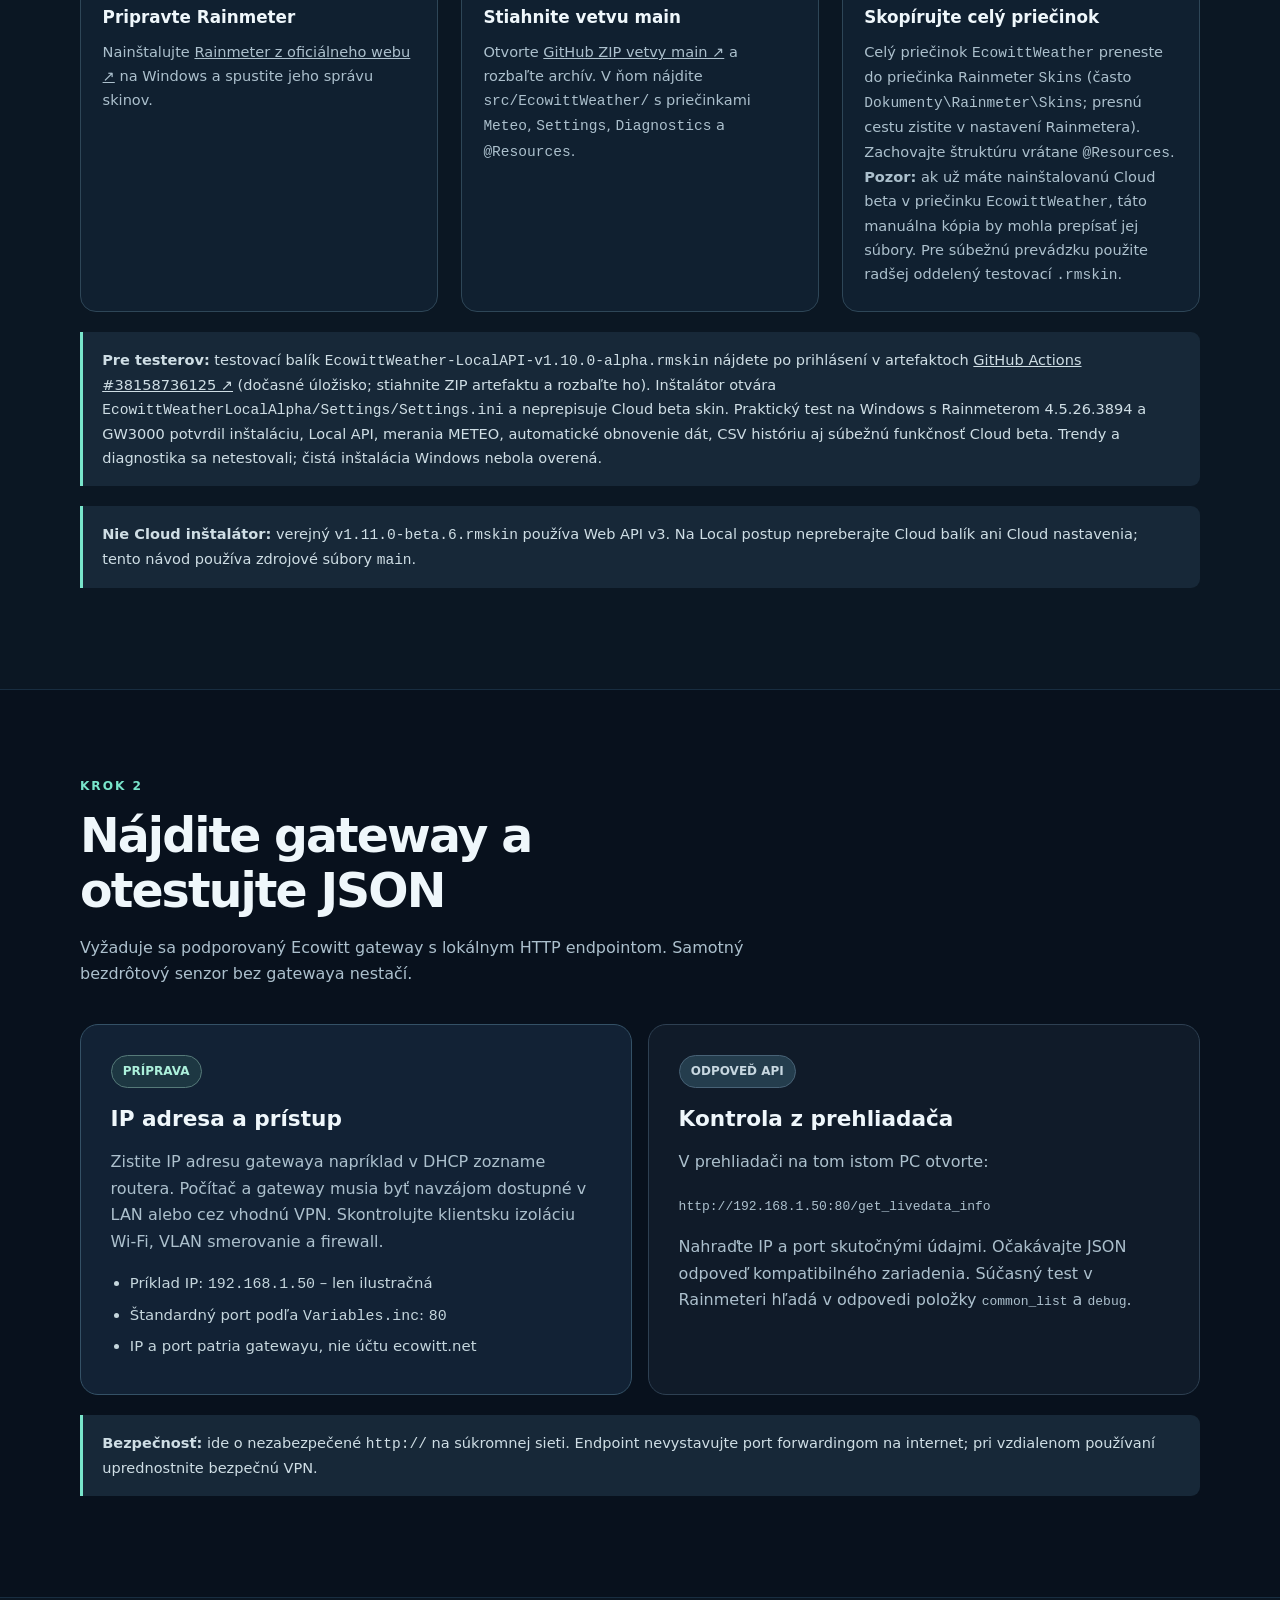
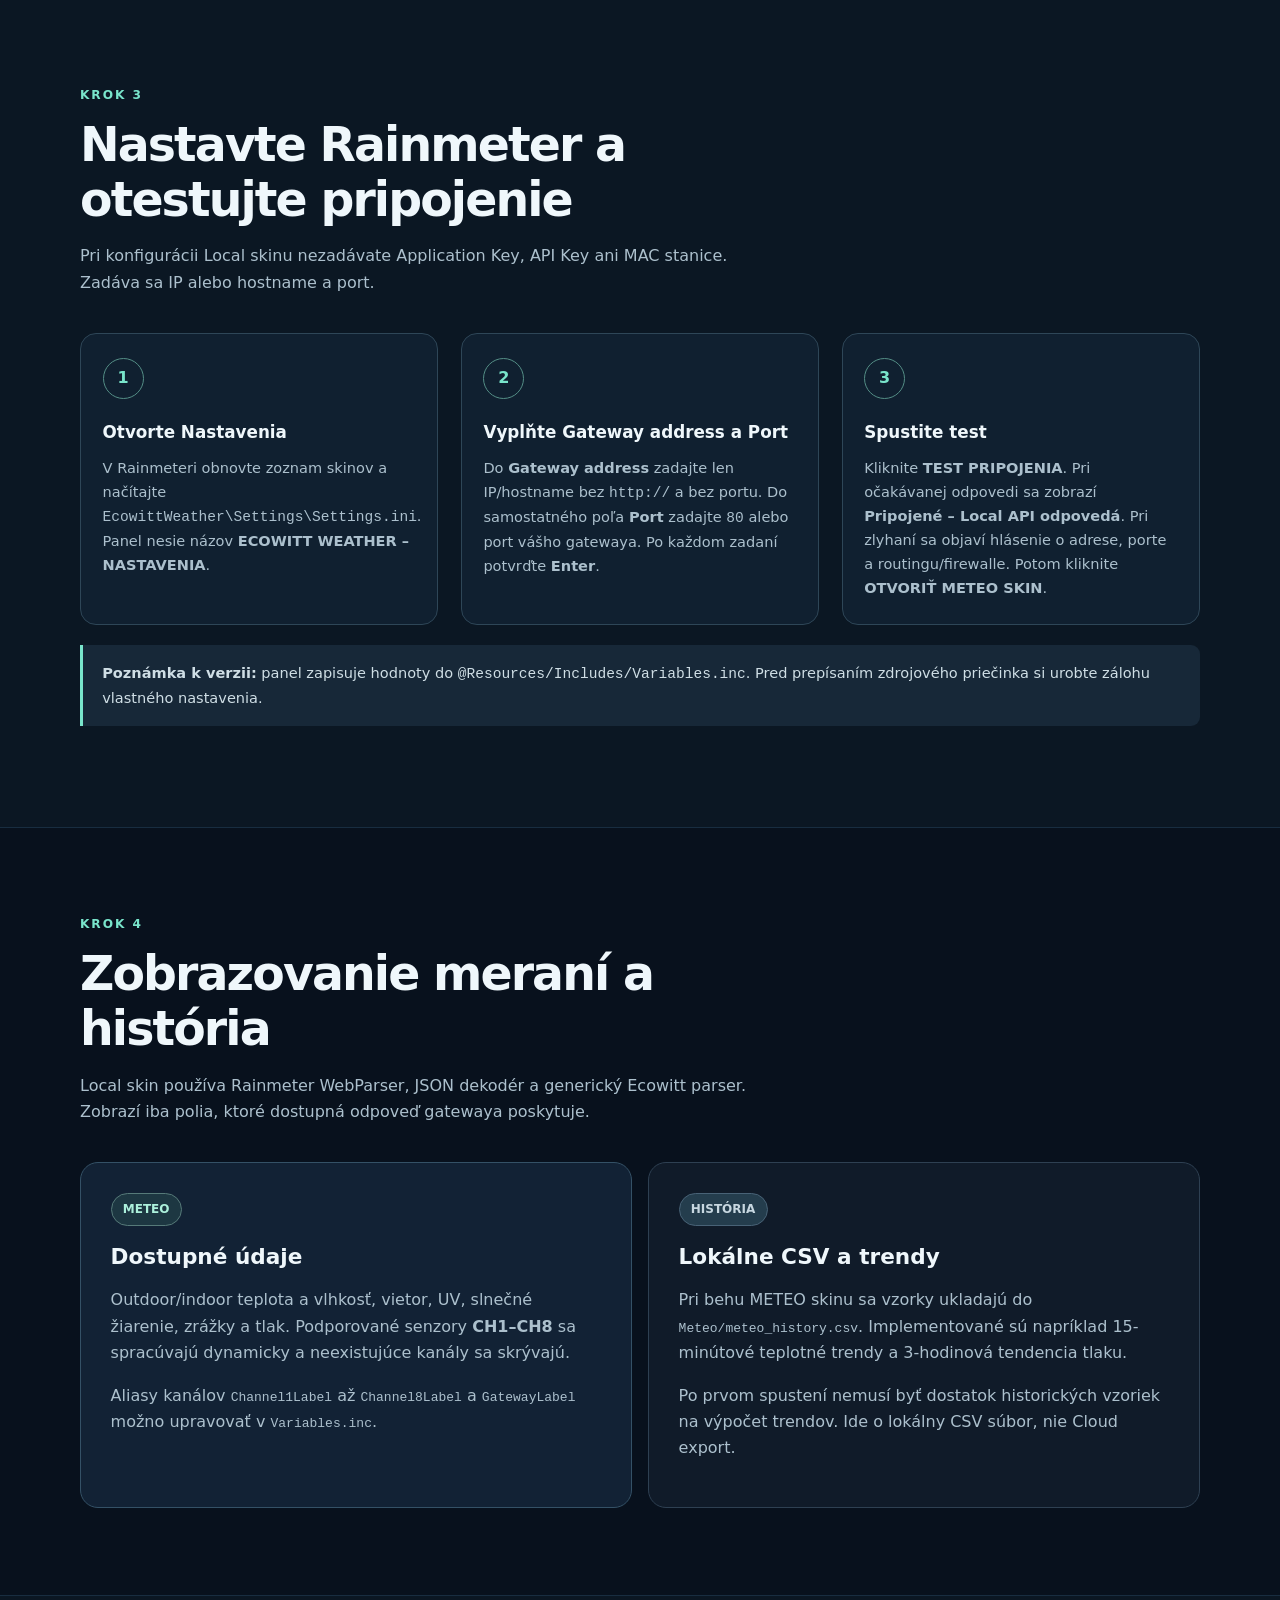
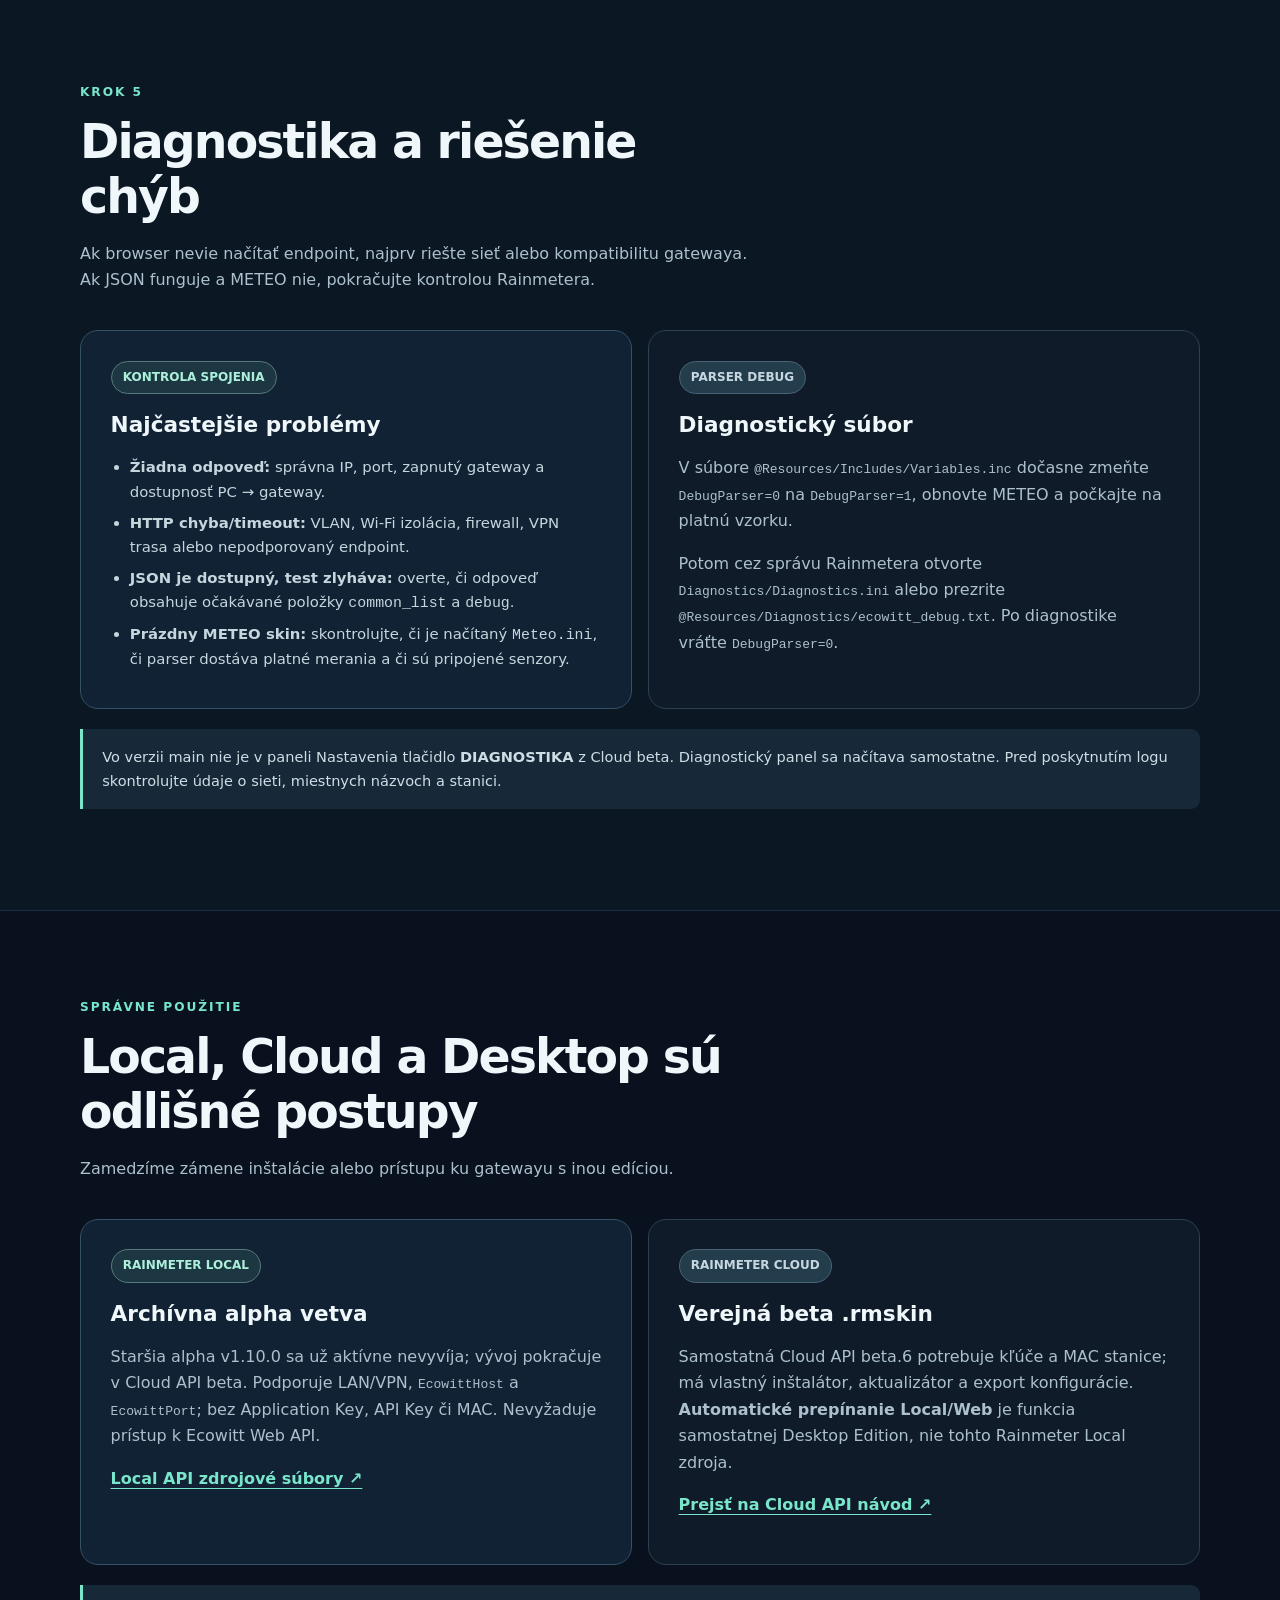
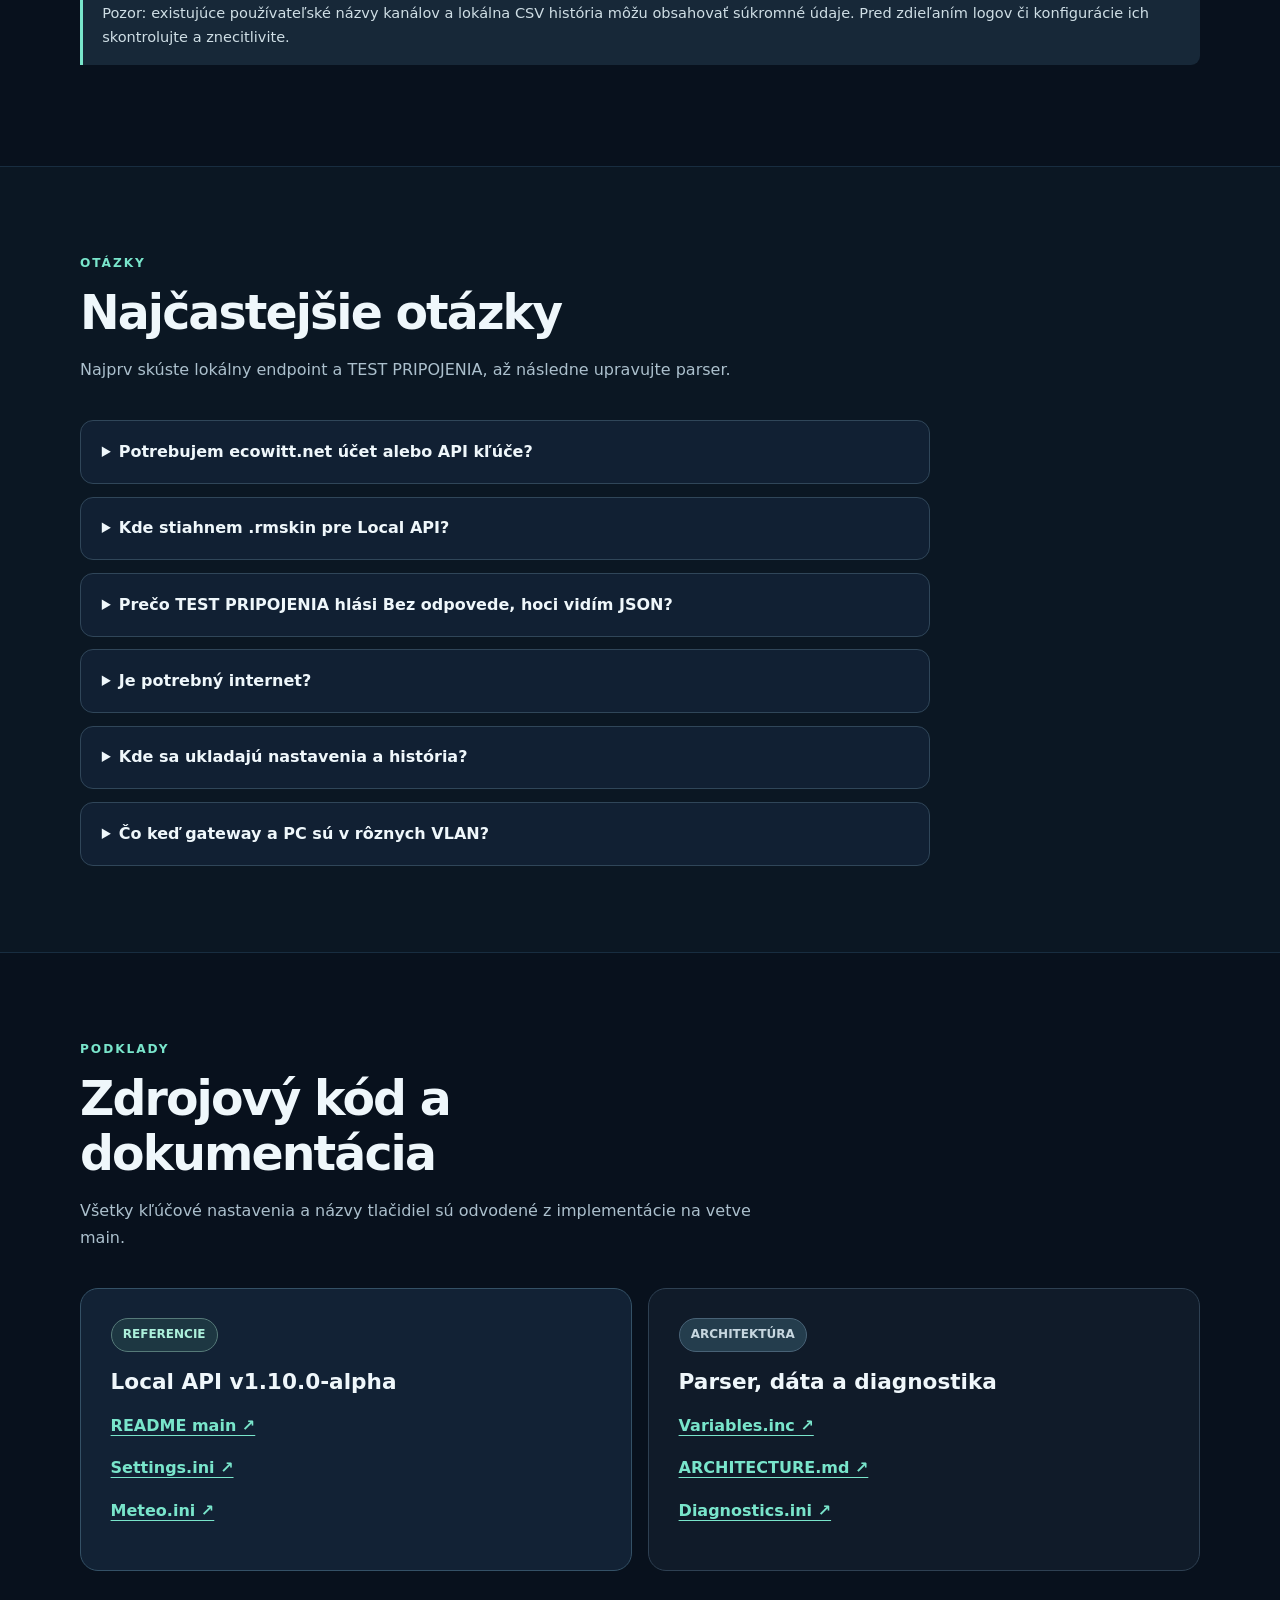
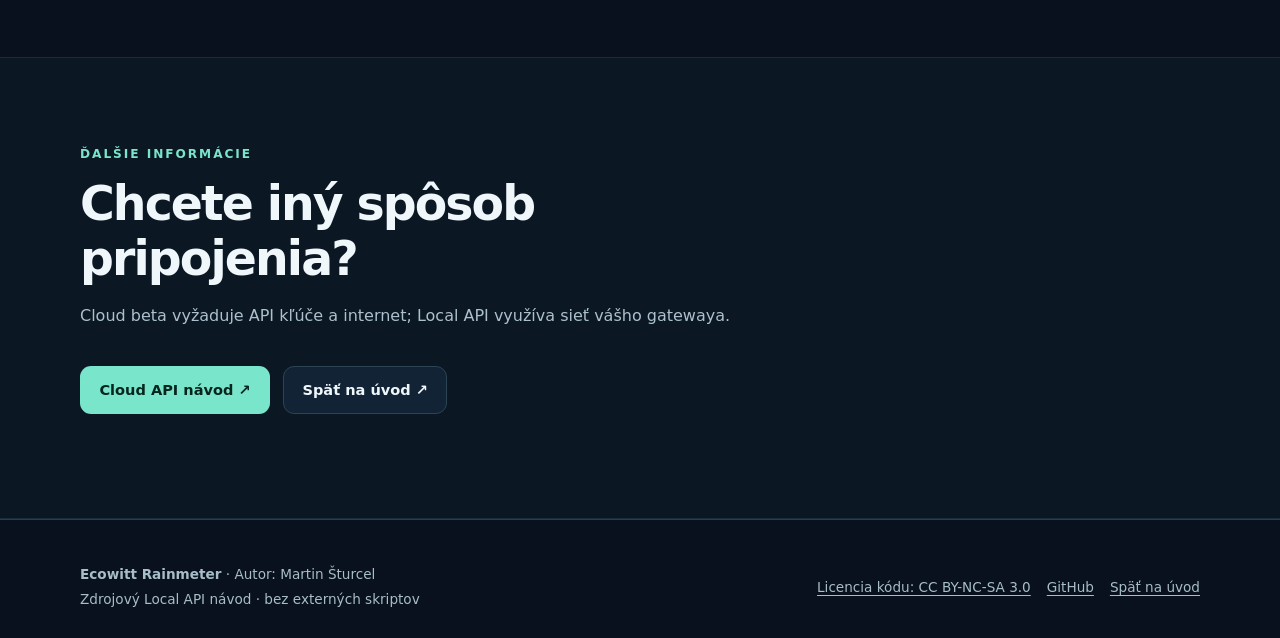
<file: site/navod/rainmeter-local/index.html>
<!doctype html>
<html lang="sk">
<head>
  <meta charset="utf-8">
  <meta name="viewport" content="width=device-width, initial-scale=1">
  <meta name="robots" content="noindex, nofollow">
  <meta name="theme-color" content="#08111d">
  <meta name="description" content="Ecowitt Rainmeter Local API v1.10.0-alpha: archívna alpha verzia, testovací .rmskin, inštalácia, lokálna IP, port, METEO a diagnostika.">
  <title>Rainmeter Local API – manuálna inštalácia a nastavenie | Ecowitt Rainmeter</title>
  <link rel="stylesheet" href="../../assets/css/site.css?v=t11-d2">
  <link rel="alternate" hreflang="sk" href="./">
  <link rel="alternate" hreflang="en" href="../../en/guide/rainmeter-local/">
</head>
<body>
  <a class="skip-link" href="#main">Preskočiť na obsah</a>
  <header class="site-header"><div class="container header-inner">
    <a class="brand" href="../../" aria-label="Ecowitt Rainmeter – Späť na úvod"><span class="brand-mark" aria-hidden="true">ER</span><span>Ecowitt Rainmeter</span></a>
    <nav class="site-nav" aria-label="Navigácia návodu"><a href="#install">Inštalácia</a><a href="#network">Sieť a JSON</a><a href="#settings">Nastavenia</a><a href="#help">Pomoc</a></nav>
    <nav class="locale" aria-label="Jazyk"><a href="./" lang="sk" hreflang="sk" aria-current="page">SK</a><a href="../../en/guide/rainmeter-local/" lang="en" hreflang="en">EN</a></nav>
  </div></header>
  <main id="main">
    <div class="container"><section class="hero" id="top" aria-labelledby="hero-title">
      <div><div class="eyebrow">NÁVOD · RAINMETER EDITION · LOCAL API · LEGACY ALPHA</div><h1 id="hero-title">Meteo údaje z vašej Ecowitt stanice.<span>Lokálne!</span></h1><p class="lead">Prepojte <strong>Rainmeter na Windows</strong> priamo s podporovaným Ecowitt gatewayom cez lokálnu sieť. Ide o staršiu <strong>v1.10.0-alpha</strong> verziu: jej aktívny vývoj sa skončil a pokračovanie projektu sa presunulo na novšiu Cloud API beta líniu.</p>
        <div class="hero-actions"><a class="btn btn-primary" href="https://github.com/mpca86/ecowitt-rainmeter/tree/main/src/EcowittWeather" rel="noopener noreferrer">Otvoriť Local API zdroj ↗</a><a class="btn btn-secondary" href="#install">Začať manuálnu inštaláciu ↓</a></div>
        <p class="hero-note">Local API je archívna alpha vývojová verzia, ktorá sa už aktívne nevyvíja. Testovací .rmskin prešiel praktickou inštaláciou na Windows so súbežne funkčnou Cloud beta. Zostáva však len GitHub Actions artefaktom, nie oficiálnym Release; čistá inštalácia Windows sa netestovala.</p>
        <div class="quick-facts"><span><i class="fact-dot" aria-hidden="true"></i>LAN alebo vhodná VPN</span><span><i class="fact-dot" aria-hidden="true"></i>Host + port, štandardne 80</span><span><i class="fact-dot" aria-hidden="true"></i>Bez Application Key / API Key</span></div>
      </div>
      <aside class="hero-panel" aria-label="Ecowitt Local API">
        <div class="panel-top"><span class="pill">LEGACY · LOCAL API ALPHA</span><span class="pill pill-muted">v1.10.0-alpha</span></div>
        <div class="placeholder"><div class="placeholder-symbol" aria-hidden="true">⌁</div><strong>Ecowitt Local API</strong><p>Priame čítanie z gatewaya pomocou lokálnej HTTP odpovede.</p></div>
        <div class="panel-foot"><span>Archívna alpha · v1.10.0-alpha</span><span>HTTP · LAN</span></div>
      </aside>
    </section></div>
    <section class="section section-alt" id="install" aria-labelledby="install-title"><div class="container">
  <div class="section-head"><div class="eyebrow">KROK 1</div><h2 id="install-title">Inštalácia Local API alpha</h2><p>Pripravený je samostatný testovací <code>.rmskin</code> balík a stále je možná manuálna inštalácia zdrojových súborov z vetvy <code>main</code>. Testovací balík bol overený na používanom Windows PC; táto archívna alpha sa už aktívne nevyvíja a nemá samostatný oficiálny GitHub Release.</p></div>
  <div class="steps"><article class="step"><span class="step-num" aria-hidden="true">1</span><h3>Pripravte Rainmeter</h3><p>Nainštalujte <a href="https://www.rainmeter.net/" rel="noopener noreferrer">Rainmeter z oficiálneho webu ↗</a> na Windows a spustite jeho správu skinov.</p></article>
<article class="step"><span class="step-num" aria-hidden="true">2</span><h3>Stiahnite vetvu main</h3><p>Otvorte <a href="https://github.com/mpca86/ecowitt-rainmeter/archive/refs/heads/main.zip" rel="noopener noreferrer">GitHub ZIP vetvy main ↗</a> a rozbaľte archív. V ňom nájdite <code>src/EcowittWeather/</code> s priečinkami <code>Meteo</code>, <code>Settings</code>, <code>Diagnostics</code> a <code>@Resources</code>.</p></article>
<article class="step"><span class="step-num" aria-hidden="true">3</span><h3>Skopírujte celý priečinok</h3><p>Celý priečinok <code>EcowittWeather</code> preneste do priečinka Rainmeter <code>Skins</code> (často <code>Dokumenty&#92;Rainmeter&#92;Skins</code>; presnú cestu zistite v nastavení Rainmetera). Zachovajte štruktúru vrátane <code>@Resources</code>. <strong>Pozor:</strong> ak už máte nainštalovanú Cloud beta v priečinku <code>EcowittWeather</code>, táto manuálna kópia by mohla prepísať jej súbory. Pre súbežnú prevádzku použite radšej oddelený testovací <code>.rmskin</code>.</p></article></div><p class="note"><strong>Pre testerov:</strong> testovací balík <code>EcowittWeather-LocalAPI-v1.10.0-alpha.rmskin</code> nájdete po prihlásení v artefaktoch <a href="https://github.com/mpca86/ecowitt-rainmeter/actions/runs/38158736125" rel="noopener noreferrer">GitHub Actions #38158736125 ↗</a> (dočasné úložisko; stiahnite ZIP artefaktu a rozbaľte ho). Inštalátor otvára <code>EcowittWeatherLocalAlpha/Settings/Settings.ini</code> a neprepisuje Cloud beta skin. Praktický test na Windows s Rainmeterom 4.5.26.3894 a GW3000 potvrdil inštaláciu, Local API, merania METEO, automatické obnovenie dát, CSV históriu aj súbežnú funkčnosť Cloud beta. Trendy a diagnostika sa netestovali; čistá inštalácia Windows nebola overená.</p><p class="note"><strong>Nie Cloud inštalátor:</strong> verejný <code>v1.11.0-beta.6.rmskin</code> používa Web API v3. Na Local postup nepreberajte Cloud balík ani Cloud nastavenia; tento návod používa zdrojové súbory <code>main</code>.</p>
</div></section>
<section class="section" id="network" aria-labelledby="network-title"><div class="container">
  <div class="section-head"><div class="eyebrow">KROK 2</div><h2 id="network-title">Nájdite gateway a otestujte JSON</h2><p>Vyžaduje sa podporovaný Ecowitt gateway s lokálnym HTTP endpointom. Samotný bezdrôtový senzor bez gatewaya nestačí.</p></div>
  <div class="duo"><article class="info-card"><span class="pill">PRÍPRAVA</span><h3>IP adresa a prístup</h3><p>Zistite IP adresu gatewaya napríklad v DHCP zozname routera. Počítač a gateway musia byť navzájom dostupné v LAN alebo cez vhodnú VPN. Skontrolujte klientsku izoláciu Wi-Fi, VLAN smerovanie a firewall.</p><ul><li>Príklad IP: <code>192.168.1.50</code> – len ilustračná</li><li>Štandardný port podľa <code>Variables.inc</code>: <code>80</code></li><li>IP a port patria gatewayu, nie účtu ecowitt.net</li></ul></article>
<article class="info-card info-card--muted"><span class="pill pill-muted">ODPOVEĎ API</span><h3>Kontrola z prehliadača</h3><p>V prehliadači na tom istom PC otvorte:</p><p><code>http://192.168.1.50:80/<wbr>get_livedata_info</code></p><p>Nahraďte IP a port skutočnými údajmi. Očakávajte JSON odpoveď kompatibilného zariadenia. Súčasný test v Rainmeteri hľadá v odpovedi položky <code>common_list</code> a <code>debug</code>.</p></article></div><p class="note"><strong>Bezpečnosť:</strong> ide o nezabezpečené <code>http://</code> na súkromnej sieti. Endpoint nevystavujte port forwardingom na internet; pri vzdialenom používaní uprednostnite bezpečnú VPN.</p>
</div></section>
<section class="section section-alt" id="settings" aria-labelledby="settings-title"><div class="container">
  <div class="section-head"><div class="eyebrow">KROK 3</div><h2 id="settings-title">Nastavte Rainmeter a otestujte pripojenie</h2><p>Pri konfigurácii Local skinu nezadávate Application Key, API Key ani MAC stanice. Zadáva sa IP alebo hostname a port.</p></div>
  <div class="steps"><article class="step"><span class="step-num" aria-hidden="true">1</span><h3>Otvorte Nastavenia</h3><p>V Rainmeteri obnovte zoznam skinov a načítajte <code>EcowittWeather&#92;Settings&#92;Settings.ini</code>. Panel nesie názov <strong>ECOWITT WEATHER – NASTAVENIA</strong>.</p></article>
<article class="step"><span class="step-num" aria-hidden="true">2</span><h3>Vyplňte Gateway address a Port</h3><p>Do <strong>Gateway address</strong> zadajte len IP/hostname <em>bez</em> <code>http://</code> a bez portu. Do samostatného poľa <strong>Port</strong> zadajte <code>80</code> alebo port vášho gatewaya. Po každom zadaní potvrďte <strong>Enter</strong>.</p></article>
<article class="step"><span class="step-num" aria-hidden="true">3</span><h3>Spustite test</h3><p>Kliknite <strong>TEST PRIPOJENIA</strong>. Pri očakávanej odpovedi sa zobrazí <strong>Pripojené – Local API odpovedá</strong>. Pri zlyhaní sa objaví hlásenie o adrese, porte a routingu/firewalle. Potom kliknite <strong>OTVORIŤ METEO SKIN</strong>.</p></article></div><p class="note"><strong>Poznámka k verzii:</strong> panel zapisuje hodnoty do <code>@Resources/Includes/Variables.inc</code>. Pred prepísaním zdrojového priečinka si urobte zálohu vlastného nastavenia.</p>
</div></section>
<section class="section" id="meteo" aria-labelledby="meteo-title"><div class="container">
  <div class="section-head"><div class="eyebrow">KROK 4</div><h2 id="meteo-title">Zobrazovanie meraní a história</h2><p>Local skin používa Rainmeter WebParser, JSON dekodér a generický Ecowitt parser. Zobrazí iba polia, ktoré dostupná odpoveď gatewaya poskytuje.</p></div>
  <div class="duo"><article class="info-card"><span class="pill">METEO</span><h3>Dostupné údaje</h3><p>Outdoor/indoor teplota a vlhkosť, vietor, UV, slnečné žiarenie, zrážky a tlak. Podporované senzory <strong>CH1–CH8</strong> sa spracúvajú dynamicky a neexistujúce kanály sa skrývajú.</p><p>Aliasy kanálov <code>Channel1Label</code> až <code>Channel8Label</code> a <code>GatewayLabel</code> možno upravovať v <code>Variables.inc</code>.</p></article>
<article class="info-card info-card--muted"><span class="pill pill-muted">HISTÓRIA</span><h3>Lokálne CSV a trendy</h3><p>Pri behu METEO skinu sa vzorky ukladajú do <code>Meteo/meteo_history.csv</code>. Implementované sú napríklad 15-minútové teplotné trendy a 3-hodinová tendencia tlaku.</p><p>Po prvom spustení nemusí byť dostatok historických vzoriek na výpočet trendov. Ide o lokálny CSV súbor, nie Cloud export.</p></article></div>
</div></section>
<section class="section section-alt" id="diagnostics" aria-labelledby="diagnostics-title"><div class="container">
  <div class="section-head"><div class="eyebrow">KROK 5</div><h2 id="diagnostics-title">Diagnostika a riešenie chýb</h2><p>Ak browser nevie načítať endpoint, najprv riešte sieť alebo kompatibilitu gatewaya. Ak JSON funguje a METEO nie, pokračujte kontrolou Rainmetera.</p></div>
  <div class="duo"><article class="info-card"><span class="pill">KONTROLA SPOJENIA</span><h3>Najčastejšie problémy</h3><ul><li><strong>Žiadna odpoveď:</strong> správna IP, port, zapnutý gateway a dostupnosť PC → gateway.</li><li><strong>HTTP chyba/timeout:</strong> VLAN, Wi-Fi izolácia, firewall, VPN trasa alebo nepodporovaný endpoint.</li><li><strong>JSON je dostupný, test zlyháva:</strong> overte, či odpoveď obsahuje očakávané položky <code>common_list</code> a <code>debug</code>.</li><li><strong>Prázdny METEO skin:</strong> skontrolujte, či je načítaný <code>Meteo.ini</code>, či parser dostáva platné merania a či sú pripojené senzory.</li></ul></article>
<article class="info-card info-card--muted"><span class="pill pill-muted">PARSER DEBUG</span><h3>Diagnostický súbor</h3><p>V súbore <code>@Resources/Includes/Variables.inc</code> dočasne zmeňte <code>DebugParser=0</code> na <code>DebugParser=1</code>, obnovte METEO a počkajte na platnú vzorku.</p><p>Potom cez správu Rainmetera otvorte <code>Diagnostics/Diagnostics.ini</code> alebo prezrite <code>@Resources/Diagnostics/ecowitt_debug.txt</code>. Po diagnostike vráťte <code>DebugParser=0</code>.</p></article></div><p class="note">Vo verzii main nie je v paneli Nastavenia tlačidlo <strong>DIAGNOSTIKA</strong> z Cloud beta. Diagnostický panel sa načítava samostatne. Pred poskytnutím logu skontrolujte údaje o sieti, miestnych názvoch a stanici.</p>
</div></section>
<section class="section" id="security" aria-labelledby="security-title"><div class="container">
  <div class="section-head"><div class="eyebrow">SPRÁVNE POUŽITIE</div><h2 id="security-title">Local, Cloud a Desktop sú odlišné postupy</h2><p>Zamedzíme zámene inštalácie alebo prístupu ku gatewayu s inou edíciou.</p></div>
  <div class="duo"><article class="info-card"><span class="pill">RAINMETER LOCAL</span><h3>Archívna alpha vetva</h3><p>Staršia alpha v1.10.0 sa už aktívne nevyvíja; vývoj pokračuje v Cloud API beta. Podporuje LAN/VPN, <code>EcowittHost</code> a <code>EcowittPort</code>; bez Application Key, API Key či MAC. Nevyžaduje prístup k Ecowitt Web API.</p><p><a class="doc-link" href="https://github.com/mpca86/ecowitt-rainmeter/tree/main/src/EcowittWeather" rel="noopener noreferrer">Local API zdrojové súbory ↗</a></p></article>
<article class="info-card info-card--muted"><span class="pill pill-muted">RAINMETER CLOUD</span><h3>Verejná beta .rmskin</h3><p>Samostatná Cloud API beta.6 potrebuje kľúče a MAC stanice; má vlastný inštalátor, aktualizátor a export konfigurácie. <strong>Automatické prepínanie Local/Web</strong> je funkcia samostatnej Desktop Edition, nie tohto Rainmeter Local zdroja.</p><p><a class="doc-link" href="../rainmeter/">Prejsť na Cloud API návod ↗</a></p></article></div><p class="note">Pozor: existujúce používateľské názvy kanálov a lokálna CSV história môžu obsahovať súkromné údaje. Pred zdieľaním logov či konfigurácie ich skontrolujte a znecitlivite.</p>
</div></section>
<section class="section section-alt" id="help" aria-labelledby="help-title"><div class="container">
  <div class="section-head"><div class="eyebrow">OTÁZKY</div><h2 id="help-title">Najčastejšie otázky</h2><p>Najprv skúste lokálny endpoint a TEST PRIPOJENIA, až následne upravujte parser.</p></div>
  <div class="faq"><details><summary>Potrebujem ecowitt.net účet alebo API kľúče?</summary><p>Na tomto lokálnom Rainmeter zdrojovom základe nie. Používa priame HTTP volanie na gateway v LAN/VPN; kľúče a MAC pre Cloud API sem nepatria.</p></details>
<details><summary>Kde stiahnem .rmskin pre Local API?</summary><p>Testovací <code>EcowittWeather-LocalAPI-v1.10.0-alpha.rmskin</code> je vytvorený ako dočasný GitHub Actions artefakt; zatiaľ nie je oficiálne publikovaný v GitHub Releases. Balík prešiel základným testom na Windows, no dostupnosť artefaktu je časovo obmedzená. Manuálne kopírovanie priečinka <code>EcowittWeather</code> môže prepísať existujúcu Cloud beta, preto najprv vykonajte zálohu.</p></details>
<details><summary>Prečo TEST PRIPOJENIA hlási Bez odpovede, hoci vidím JSON?</summary><p>Test v main kontroluje textový tvar odpovede s položkami common_list a debug. Ak gateway vracia inú JSON schému, test nemusí prejsť a parser tiež nemusí údaje správne interpretovať.</p></details>
<details><summary>Je potrebný internet?</summary><p>Pre lokálne merania medzi Rainmeter PC a gatewayom internet nie je potrebný, ak je sieťové spojenie a lokálne HTTP rozhranie funkčné. Na stiahnutie Rainmetera a zdrojového kódu internet potrebujete.</p></details>
<details><summary>Kde sa ukladajú nastavenia a história?</summary><p>Nastavenia v @Resources/Includes/Variables.inc; lokálna história v Meteo/meteo_history.csv. Pred ručnou aktualizáciou zdroja si ich zálohujte.</p></details>
<details><summary>Čo keď gateway a PC sú v rôznych VLAN?</summary><p>Potrebujete routing medzi podsieťami, pravidlá firewallu povoľujúce potrebný port a neblokujúce klientsku izoláciu. Neotvárajte endpoint port forwardingom na internet.</p></details></div>
</div></section>
<section class="section" id="references" aria-labelledby="references-title"><div class="container">
  <div class="section-head"><div class="eyebrow">PODKLADY</div><h2 id="references-title">Zdrojový kód a dokumentácia</h2><p>Všetky kľúčové nastavenia a názvy tlačidiel sú odvodené z implementácie na vetve main.</p></div>
  <div class="duo"><article class="info-card"><span class="pill">REFERENCIE</span><h3>Local API v1.10.0-alpha</h3><p><a class="doc-link" href="https://github.com/mpca86/ecowitt-rainmeter/blob/main/README.md" rel="noopener noreferrer">README main ↗</a></p><p><a class="doc-link" href="https://github.com/mpca86/ecowitt-rainmeter/blob/main/src/EcowittWeather/Settings/Settings.ini" rel="noopener noreferrer">Settings.ini ↗</a></p><p><a class="doc-link" href="https://github.com/mpca86/ecowitt-rainmeter/blob/main/src/EcowittWeather/Meteo/Meteo.ini" rel="noopener noreferrer">Meteo.ini ↗</a></p></article>
<article class="info-card info-card--muted"><span class="pill pill-muted">ARCHITEKTÚRA</span><h3>Parser, dáta a diagnostika</h3><p><a class="doc-link" href="https://github.com/mpca86/ecowitt-rainmeter/blob/main/src/EcowittWeather/%40Resources/Includes/Variables.inc" rel="noopener noreferrer">Variables.inc ↗</a></p><p><a class="doc-link" href="https://github.com/mpca86/ecowitt-rainmeter/blob/main/docs/ARCHITECTURE.md" rel="noopener noreferrer">ARCHITECTURE.md ↗</a></p><p><a class="doc-link" href="https://github.com/mpca86/ecowitt-rainmeter/blob/main/src/EcowittWeather/Diagnostics/Diagnostics.ini" rel="noopener noreferrer">Diagnostics.ini ↗</a></p></article></div>
</div></section>
    <section class="section section-alt" aria-labelledby="next-title"><div class="container"><div class="section-head">
      <div class="eyebrow">ĎALŠIE INFORMÁCIE</div><h2 id="next-title">Chcete iný spôsob pripojenia?</h2><p>Cloud beta vyžaduje API kľúče a internet; Local API využíva sieť vášho gatewaya.</p>
    </div><div class="hero-actions"><a class="btn btn-primary" href="../rainmeter/">Cloud API návod ↗</a><a class="btn btn-secondary" href="../../">Späť na úvod ↗</a></div></div></section>
  </main>
  <footer class="site-footer"><div class="container footer-inner"><div><p><strong>Ecowitt Rainmeter</strong> · Autor: Martin Šturcel</p><p>Zdrojový Local API návod · bez externých skriptov</p></div>
    <div class="footer-links"><a href="https://github.com/mpca86/ecowitt-rainmeter/blob/main/LICENSE.md" rel="noopener noreferrer">Licencia kódu: CC BY-NC-SA 3.0</a><a href="https://github.com/mpca86/ecowitt-rainmeter" rel="noopener noreferrer">GitHub</a><a href="../../">Späť na úvod</a></div>
  </div></footer>
</body>
</html>
</file>
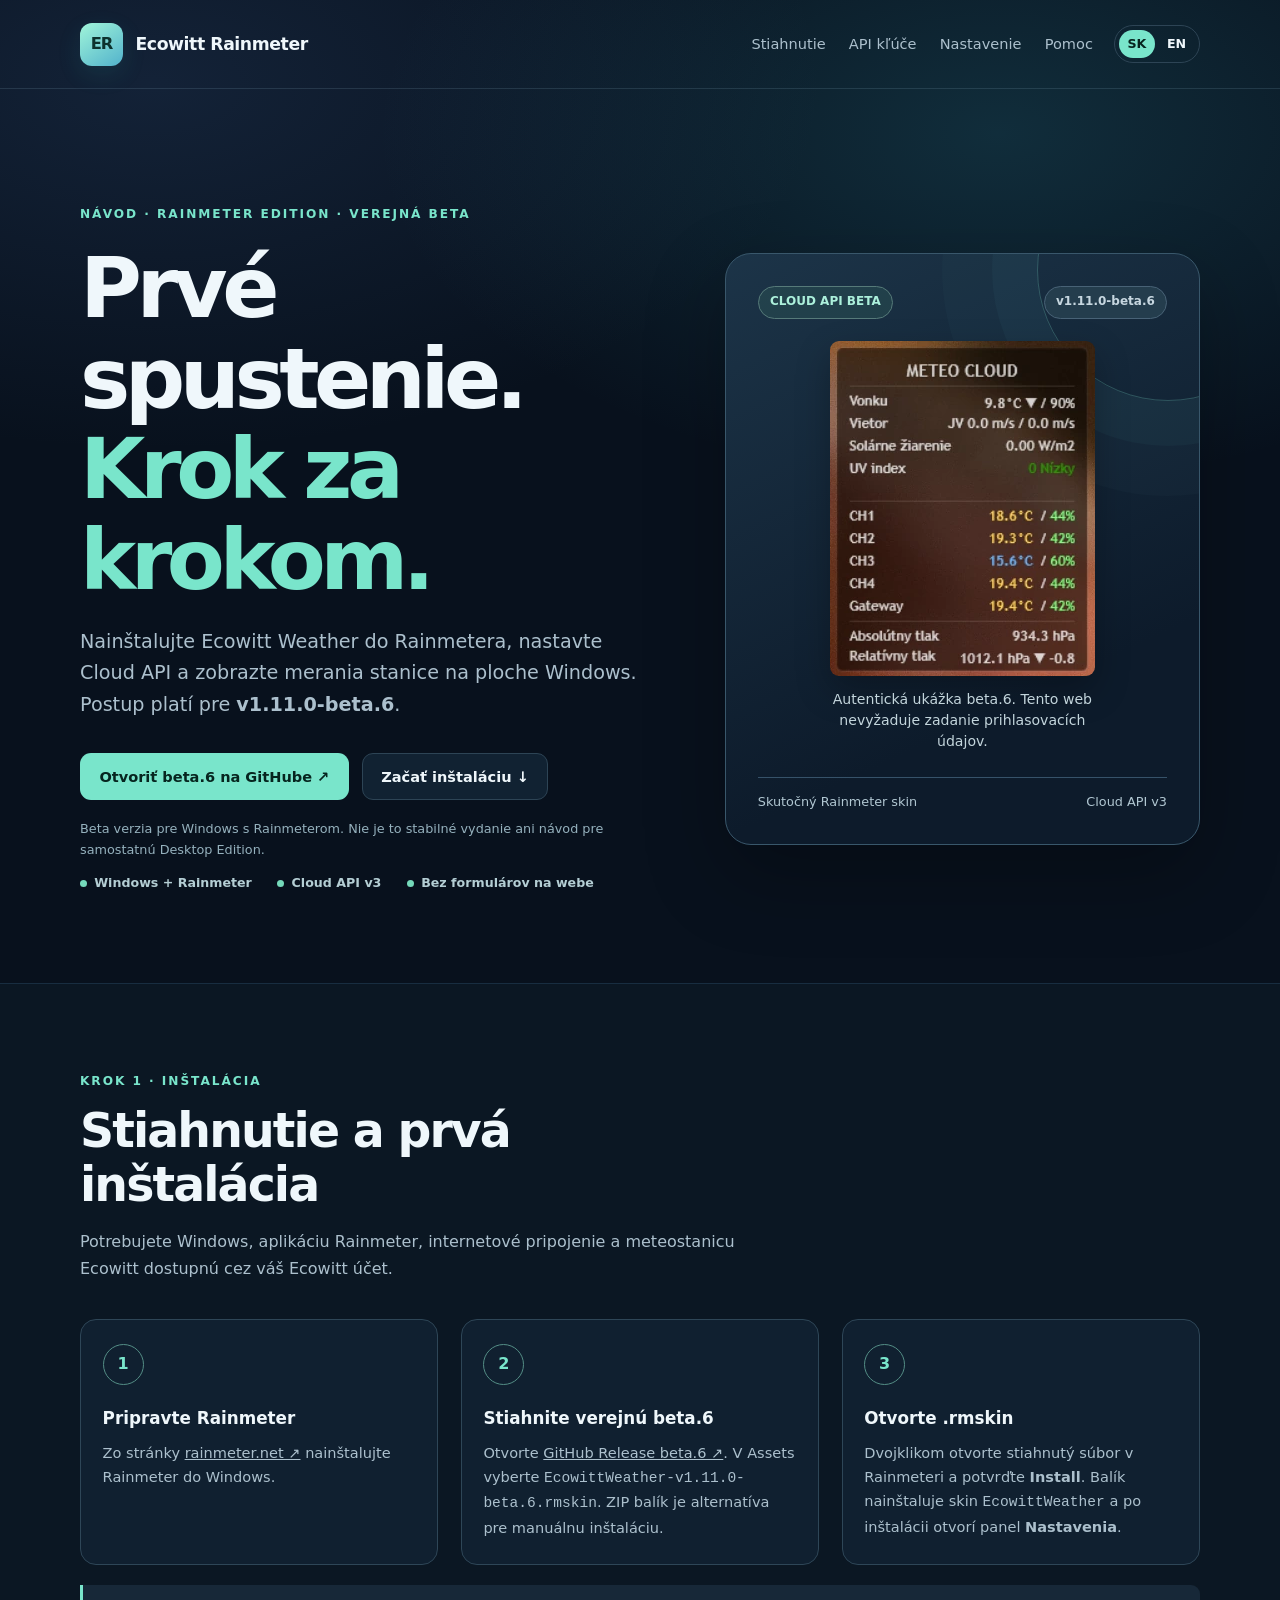
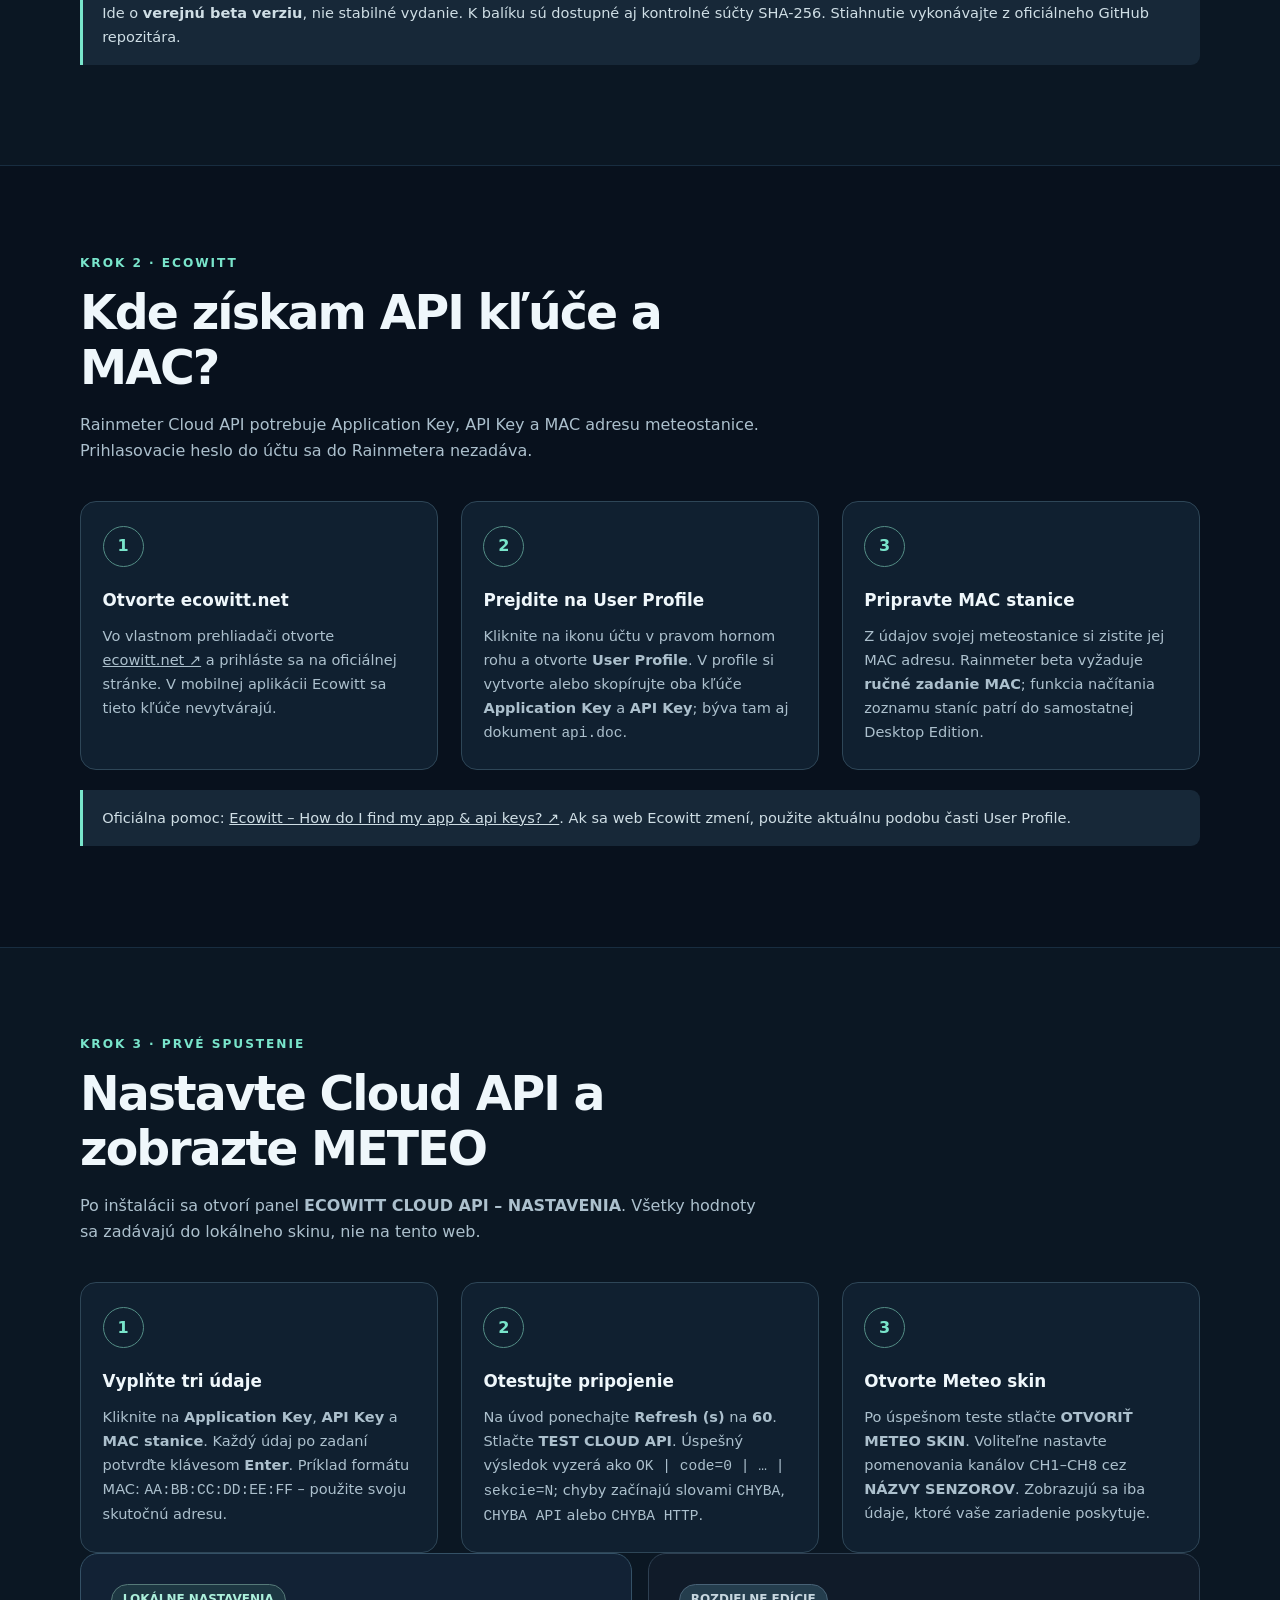
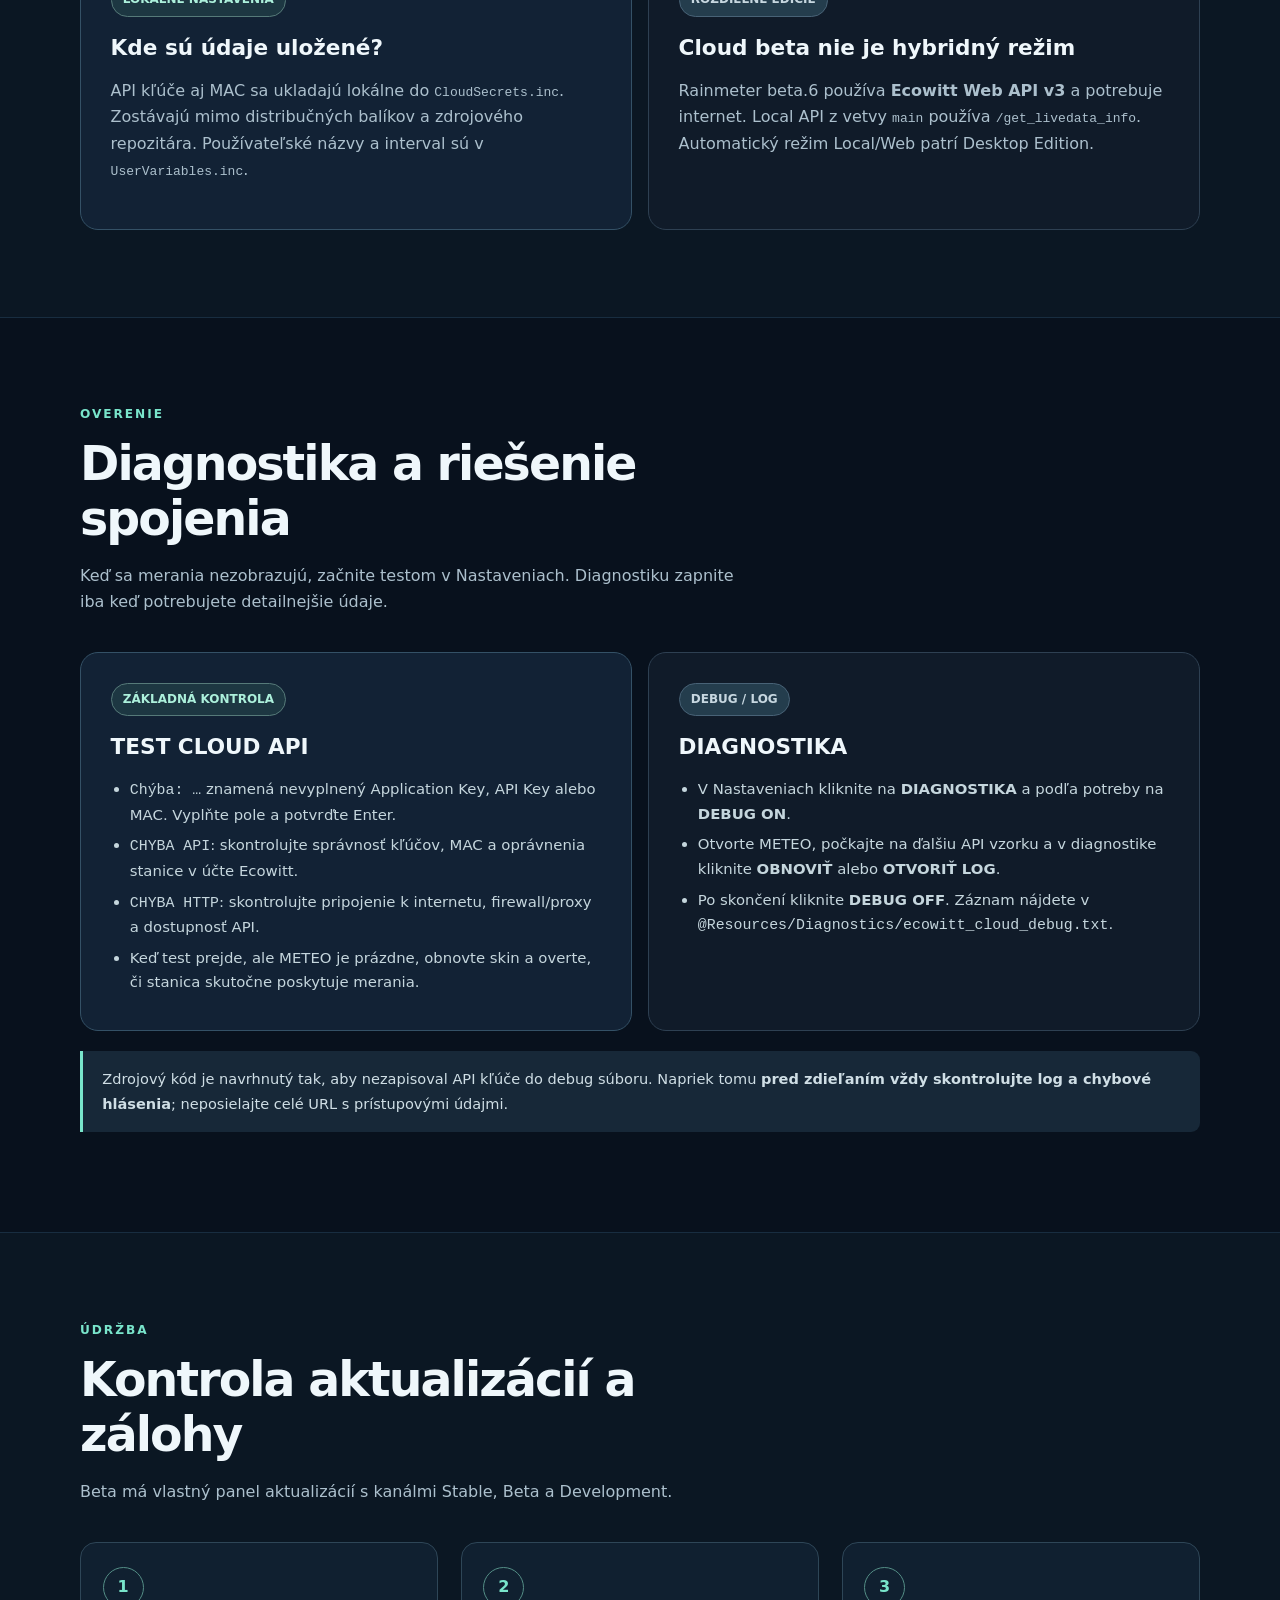
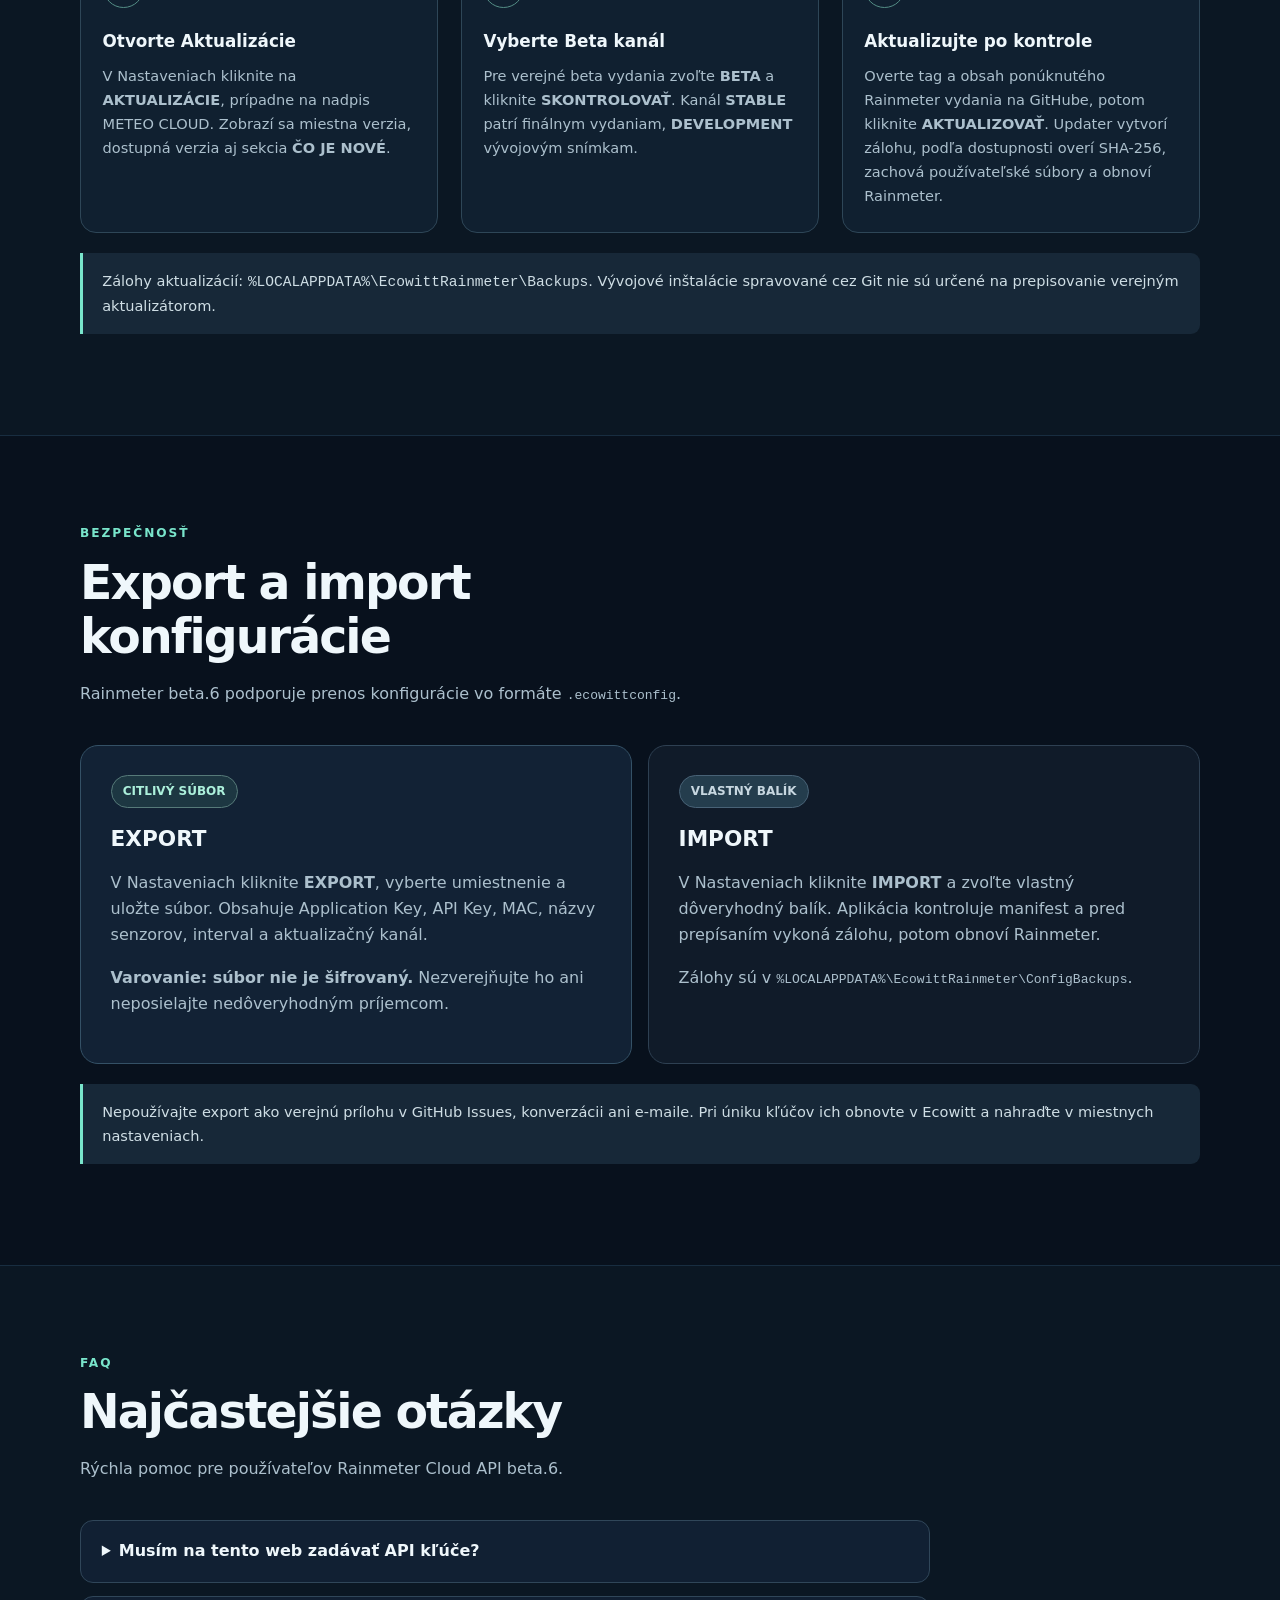
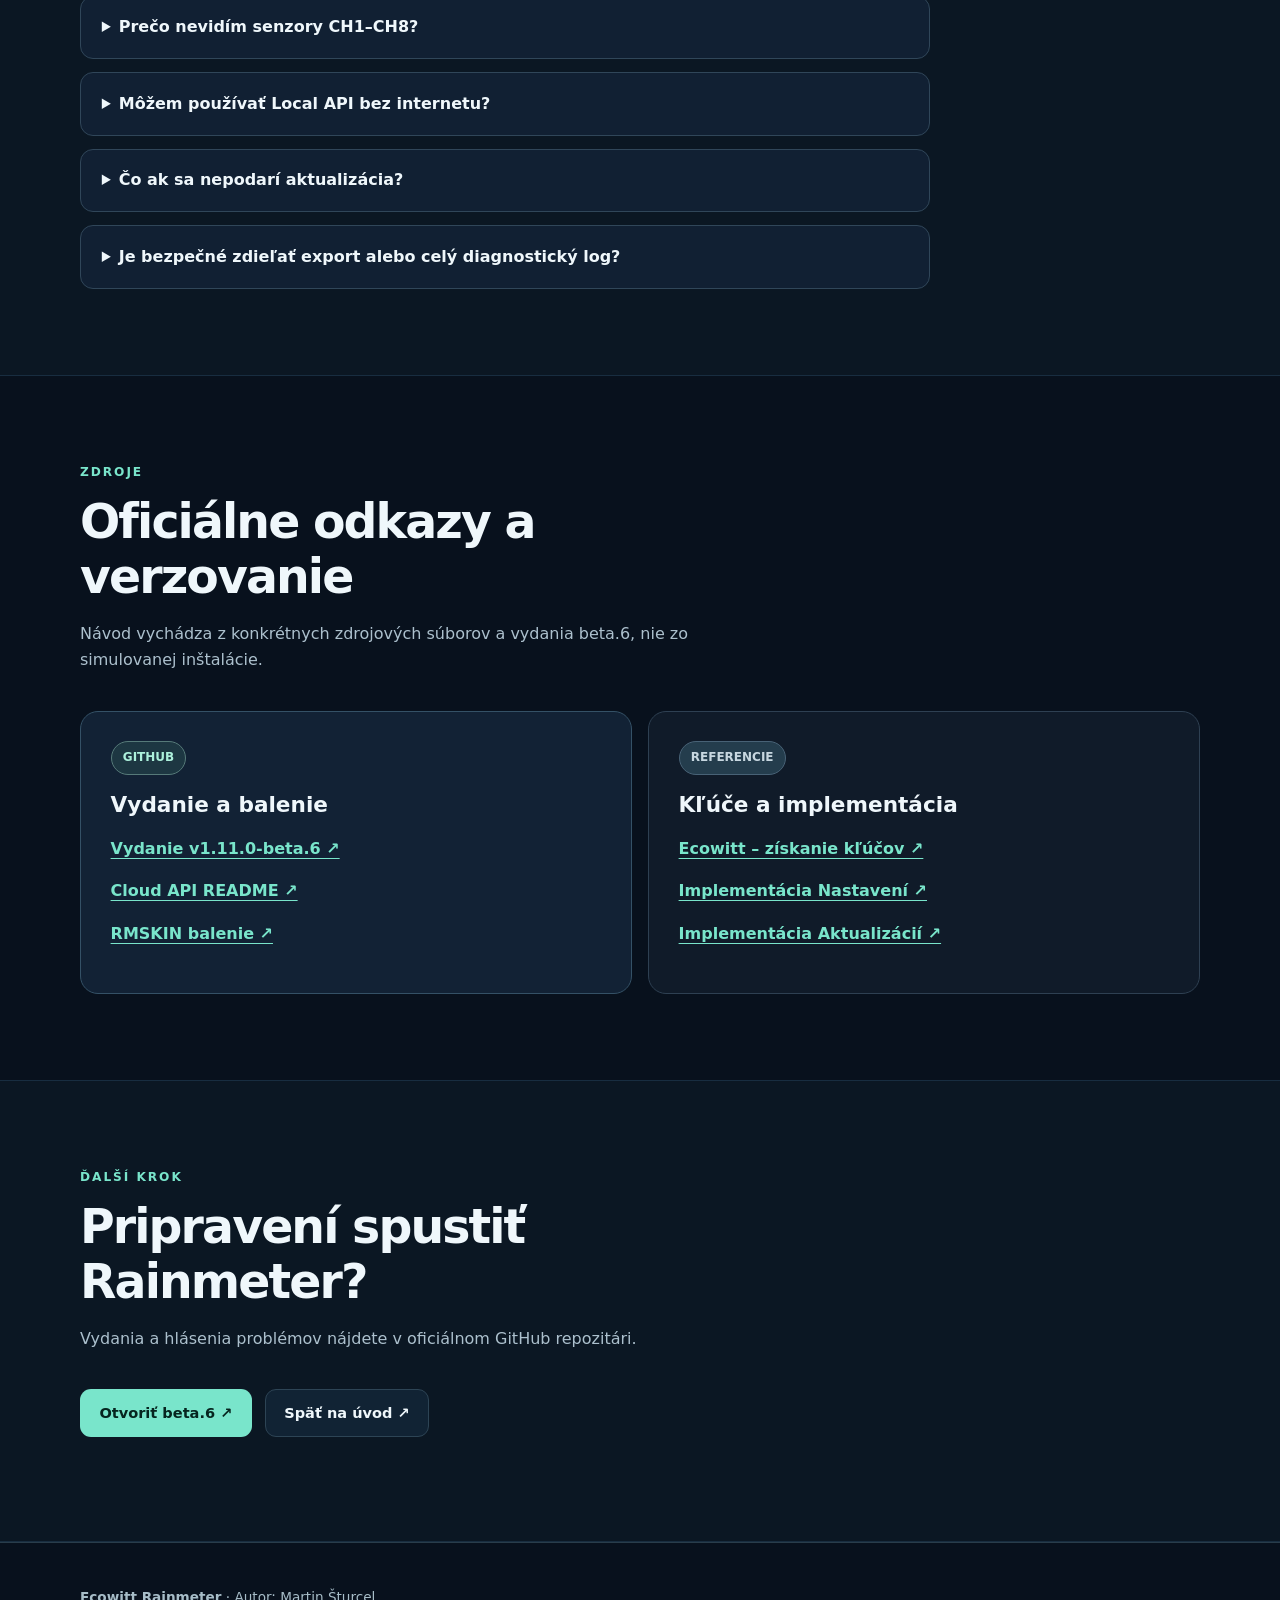
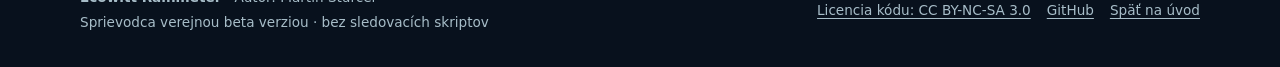
<file: site/navod/rainmeter/index.html>
<!doctype html>
<html lang="sk">
<head>
  <meta charset="utf-8">
  <meta name="viewport" content="width=device-width, initial-scale=1">
  <meta name="robots" content="noindex, nofollow">
  <meta name="theme-color" content="#08111d">
  <meta name="description" content="Podrobný návod Ecowitt Rainmeter Cloud API beta.6: inštalácia .rmskin, získanie kľúčov, MAC, prvé spustenie, diagnostika, aktualizácie a bezpečnosť.">
  <title>Inštalácia Rainmeter Cloud API beta.6 | Ecowitt Rainmeter</title>
  <link rel="stylesheet" href="../../assets/css/site.css?v=t11-d2">
  <link rel="alternate" hreflang="sk" href="./">
  <link rel="alternate" hreflang="en" href="../../en/guide/rainmeter/">
</head>
<body>
  <a class="skip-link" href="#main">Prejsť na obsah</a>
  <header class="site-header">
    <div class="container header-inner">
      <a class="brand" href="../../" aria-label="Ecowitt Rainmeter – späť na úvod"><span class="brand-mark" aria-hidden="true">ER</span><span>Ecowitt Rainmeter</span></a>
      <nav class="site-nav" aria-label="Navigácia návodu"><a href="#download">Stiahnutie</a><a href="#keys">API kľúče</a><a href="#setup">Nastavenie</a><a href="#help">Pomoc</a></nav>
      <nav class="locale" aria-label="Jazyk"><a href="./" lang="sk" hreflang="sk" aria-current="page">SK</a><a href="../../en/guide/rainmeter/" lang="en" hreflang="en">EN</a></nav>
    </div>
  </header>
  <main id="main">
    <div class="container">
      <section class="hero" id="top" aria-labelledby="hero-title">
        <div>
          <div class="eyebrow">NÁVOD · RAINMETER EDITION · VEREJNÁ BETA</div>
          <h1 id="hero-title">Prvé spustenie.<span>Krok za krokom.</span></h1>
          <p class="lead">Nainštalujte Ecowitt Weather do Rainmetera, nastavte Cloud API a zobrazte merania stanice na ploche Windows. Postup platí pre <strong>v1.11.0-beta.6</strong>.</p>
          <div class="hero-actions"><a class="btn btn-primary" href="https://github.com/mpca86/ecowitt-rainmeter/releases/tag/v1.11.0-beta.6" rel="noopener noreferrer">Otvoriť beta.6 na GitHube ↗</a><a class="btn btn-secondary" href="#download">Začať inštaláciu ↓</a></div>
          <p class="hero-note">Beta verzia pre Windows s Rainmeterom. Nie je to stabilné vydanie ani návod pre samostatnú Desktop Edition.</p>
          <div class="quick-facts"><span><i class="fact-dot" aria-hidden="true"></i>Windows + Rainmeter</span><span><i class="fact-dot" aria-hidden="true"></i>Cloud API v3</span><span><i class="fact-dot" aria-hidden="true"></i>Bez formulárov na webe</span></div>
        </div>
        <aside class="hero-panel" aria-label="Skutočná ukážka Rainmeter Cloud API beta">
          <div class="panel-top"><span class="pill">CLOUD API BETA</span><span class="pill pill-muted">v1.11.0-beta.6</span></div>
          <figure class="real-preview"><img class="real-preview-image" src="../../assets/ecowitt-meteo-cloud-screenshot.webp" width="265" height="335" alt="Skutočný panel METEO CLOUD Rainmeter beta.6 zobrazujúci meteorologické merania." decoding="async" fetchpriority="high"><figcaption>Autentická ukážka beta.6. Tento web nevyžaduje zadanie prihlasovacích údajov.</figcaption></figure>
          <div class="panel-foot"><span>Skutočný Rainmeter skin</span><span>Cloud API v3</span></div>
        </aside>
      </section>
    </div>
    <section class="section section-alt" id="download" aria-labelledby="download-title"><div class="container"><div class="section-head"><div class="eyebrow">KROK 1 · INŠTALÁCIA</div><h2 id="download-title">Stiahnutie a prvá inštalácia</h2><p>Potrebujete Windows, aplikáciu Rainmeter, internetové pripojenie a meteostanicu Ecowitt dostupnú cez váš Ecowitt účet.</p></div><div class="steps"><article class="step"><span class="step-num" aria-hidden="true">1</span><h3>Pripravte Rainmeter</h3><p>Zo stránky <a href="https://www.rainmeter.net/" rel="noopener noreferrer">rainmeter.net ↗</a> nainštalujte Rainmeter do Windows.</p></article><article class="step"><span class="step-num" aria-hidden="true">2</span><h3>Stiahnite verejnú beta.6</h3><p>Otvorte <a href="https://github.com/mpca86/ecowitt-rainmeter/releases/tag/v1.11.0-beta.6" rel="noopener noreferrer">GitHub Release beta.6 ↗</a>. V Assets vyberte <code>EcowittWeather-<wbr>v1.11.0-<wbr>beta.6.rmskin</code>. ZIP balík je alternatíva pre manuálnu inštaláciu.</p></article><article class="step"><span class="step-num" aria-hidden="true">3</span><h3>Otvorte .rmskin</h3><p>Dvojklikom otvorte stiahnutý súbor v Rainmeteri a potvrďte <strong>Install</strong>. Balík nainštaluje skin <code>EcowittWeather</code> a po inštalácii otvorí panel <strong>Nastavenia</strong>.</p></article></div><p class="note">Ide o <strong>verejnú beta verziu</strong>, nie stabilné vydanie. K balíku sú dostupné aj kontrolné súčty SHA-256. Stiahnutie vykonávajte z oficiálneho GitHub repozitára.</p></div></section>
    <section class="section" id="keys" aria-labelledby="keys-title"><div class="container"><div class="section-head"><div class="eyebrow">KROK 2 · ECOWITT</div><h2 id="keys-title">Kde získam API kľúče a MAC?</h2><p>Rainmeter Cloud API potrebuje Application Key, API Key a MAC adresu meteostanice. Prihlasovacie heslo do účtu sa do Rainmetera nezadáva.</p></div><div class="steps"><article class="step"><span class="step-num" aria-hidden="true">1</span><h3>Otvorte ecowitt.net</h3><p>Vo vlastnom prehliadači otvorte <a href="https://www.ecowitt.net/" rel="noopener noreferrer">ecowitt.net ↗</a> a prihláste sa na oficiálnej stránke. V mobilnej aplikácii Ecowitt sa tieto kľúče nevytvárajú.</p></article><article class="step"><span class="step-num" aria-hidden="true">2</span><h3>Prejdite na User Profile</h3><p>Kliknite na ikonu účtu v pravom hornom rohu a otvorte <strong>User Profile</strong>. V profile si vytvorte alebo skopírujte oba kľúče <strong>Application Key</strong> a <strong>API Key</strong>; býva tam aj dokument <code>api.doc</code>.</p></article><article class="step"><span class="step-num" aria-hidden="true">3</span><h3>Pripravte MAC stanice</h3><p>Z údajov svojej meteostanice si zistite jej MAC adresu. Rainmeter beta vyžaduje <strong>ručné zadanie MAC</strong>; funkcia načítania zoznamu staníc patrí do samostatnej Desktop Edition.</p></article></div><p class="note">Oficiálna pomoc: <a href="https://ecowitt-subgqs9hhsx.gorgias.help/en-US/how-do-i-find-my-app-and-api-keys-564812" rel="noopener noreferrer">Ecowitt – How do I find my app &amp; api keys? ↗</a>. Ak sa web Ecowitt zmení, použite aktuálnu podobu časti User Profile.</p></div></section>
    <section class="section section-alt" id="setup" aria-labelledby="setup-title"><div class="container"><div class="section-head"><div class="eyebrow">KROK 3 · PRVÉ SPUSTENIE</div><h2 id="setup-title">Nastavte Cloud API a zobrazte METEO</h2><p>Po inštalácii sa otvorí panel <strong>ECOWITT CLOUD API – NASTAVENIA</strong>. Všetky hodnoty sa zadávajú do lokálneho skinu, nie na tento web.</p></div><div class="steps"><article class="step"><span class="step-num" aria-hidden="true">1</span><h3>Vyplňte tri údaje</h3><p>Kliknite na <strong>Application Key</strong>, <strong>API Key</strong> a <strong>MAC stanice</strong>. Každý údaj po zadaní potvrďte klávesom <strong>Enter</strong>. Príklad formátu MAC: <code>AA:BB:CC:DD:EE:FF</code> – použite svoju skutočnú adresu.</p></article><article class="step"><span class="step-num" aria-hidden="true">2</span><h3>Otestujte pripojenie</h3><p>Na úvod ponechajte <strong>Refresh (s)</strong> na <strong>60</strong>. Stlačte <strong>TEST CLOUD API</strong>. Úspešný výsledok vyzerá ako <code>OK | code=0 | … | sekcie=N</code>; chyby začínajú slovami <code>CHYBA</code>, <code>CHYBA API</code> alebo <code>CHYBA HTTP</code>.</p></article><article class="step"><span class="step-num" aria-hidden="true">3</span><h3>Otvorte Meteo skin</h3><p>Po úspešnom teste stlačte <strong>OTVORIŤ METEO SKIN</strong>. Voliteľne nastavte pomenovania kanálov CH1–CH8 cez <strong>NÁZVY SENZOROV</strong>. Zobrazujú sa iba údaje, ktoré vaše zariadenie poskytuje.</p></article></div><div class="duo"><article class="info-card"><span class="pill">LOKÁLNE NASTAVENIA</span><h3>Kde sú údaje uložené?</h3><p>API kľúče aj MAC sa ukladajú lokálne do <code>CloudSecrets.inc</code>. Zostávajú mimo distribučných balíkov a zdrojového repozitára. Používateľské názvy a interval sú v <code>UserVariables.inc</code>.</p></article><article class="info-card info-card--muted"><span class="pill pill-muted">ROZDIELNE EDÍCIE</span><h3>Cloud beta nie je hybridný režim</h3><p>Rainmeter beta.6 používa <strong>Ecowitt Web API v3</strong> a potrebuje internet. Local API z vetvy <code>main</code> používa <code>/get_livedata_info</code>. Automatický režim Local/Web patrí Desktop Edition.</p></article></div></div></section>
    <section class="section" id="diagnostics" aria-labelledby="diagnostics-title"><div class="container"><div class="section-head"><div class="eyebrow">OVERENIE</div><h2 id="diagnostics-title">Diagnostika a riešenie spojenia</h2><p>Keď sa merania nezobrazujú, začnite testom v Nastaveniach. Diagnostiku zapnite iba keď potrebujete detailnejšie údaje.</p></div><div class="duo"><article class="info-card"><span class="pill">ZÁKLADNÁ KONTROLA</span><h3>TEST CLOUD API</h3><ul><li><code>Chýba: …</code> znamená nevyplnený Application Key, API Key alebo MAC. Vyplňte pole a potvrďte Enter.</li><li><code>CHYBA API</code>: skontrolujte správnosť kľúčov, MAC a oprávnenia stanice v účte Ecowitt.</li><li><code>CHYBA HTTP</code>: skontrolujte pripojenie k internetu, firewall/proxy a dostupnosť API.</li><li>Keď test prejde, ale METEO je prázdne, obnovte skin a overte, či stanica skutočne poskytuje merania.</li></ul></article><article class="info-card info-card--muted"><span class="pill pill-muted">DEBUG / LOG</span><h3>DIAGNOSTIKA</h3><ul><li>V Nastaveniach kliknite na <strong>DIAGNOSTIKA</strong> a podľa potreby na <strong>DEBUG ON</strong>.</li><li>Otvorte METEO, počkajte na ďalšiu API vzorku a v diagnostike kliknite <strong>OBNOVIŤ</strong> alebo <strong>OTVORIŤ LOG</strong>.</li><li>Po skončení kliknite <strong>DEBUG OFF</strong>. Záznam nájdete v <code>@Resources/Diagnostics/ecowitt_cloud_debug.txt</code>.</li></ul></article></div><p class="note">Zdrojový kód je navrhnutý tak, aby nezapisoval API kľúče do debug súboru. Napriek tomu <strong>pred zdieľaním vždy skontrolujte log a chybové hlásenia</strong>; neposielajte celé URL s prístupovými údajmi.</p></div></section>
    <section class="section section-alt" id="updates" aria-labelledby="updates-title"><div class="container"><div class="section-head"><div class="eyebrow">ÚDRŽBA</div><h2 id="updates-title">Kontrola aktualizácií a zálohy</h2><p>Beta má vlastný panel aktualizácií s kanálmi Stable, Beta a Development.</p></div><div class="steps"><article class="step"><span class="step-num" aria-hidden="true">1</span><h3>Otvorte Aktualizácie</h3><p>V Nastaveniach kliknite na <strong>AKTUALIZÁCIE</strong>, prípadne na nadpis METEO CLOUD. Zobrazí sa miestna verzia, dostupná verzia aj sekcia <strong>ČO JE NOVÉ</strong>.</p></article><article class="step"><span class="step-num" aria-hidden="true">2</span><h3>Vyberte Beta kanál</h3><p>Pre verejné beta vydania zvoľte <strong>BETA</strong> a kliknite <strong>SKONTROLOVAŤ</strong>. Kanál <strong>STABLE</strong> patrí finálnym vydaniam, <strong>DEVELOPMENT</strong> vývojovým snímkam.</p></article><article class="step"><span class="step-num" aria-hidden="true">3</span><h3>Aktualizujte po kontrole</h3><p>Overte tag a obsah ponúknutého Rainmeter vydania na GitHube, potom kliknite <strong>AKTUALIZOVAŤ</strong>. Updater vytvorí zálohu, podľa dostupnosti overí SHA-256, zachová používateľské súbory a obnoví Rainmeter.</p></article></div><p class="note">Zálohy aktualizácií: <code>%LOCALAPPDATA%<wbr>&#92;EcowittRainmeter<wbr>&#92;Backups</code>. Vývojové inštalácie spravované cez Git nie sú určené na prepisovanie verejným aktualizátorom.</p></div></section>
    <section class="section" id="transfer" aria-labelledby="transfer-title"><div class="container"><div class="section-head"><div class="eyebrow">BEZPEČNOSŤ</div><h2 id="transfer-title">Export a import konfigurácie</h2><p>Rainmeter beta.6 podporuje prenos konfigurácie vo formáte <code>.ecowittconfig</code>.</p></div><div class="duo"><article class="info-card"><span class="pill">CITLIVÝ SÚBOR</span><h3>EXPORT</h3><p>V Nastaveniach kliknite <strong>EXPORT</strong>, vyberte umiestnenie a uložte súbor. Obsahuje Application Key, API Key, MAC, názvy senzorov, interval a aktualizačný kanál.</p><p><strong>Varovanie: súbor nie je šifrovaný.</strong> Nezverejňujte ho ani neposielajte nedôveryhodným príjemcom.</p></article><article class="info-card info-card--muted"><span class="pill pill-muted">VLASTNÝ BALÍK</span><h3>IMPORT</h3><p>V Nastaveniach kliknite <strong>IMPORT</strong> a zvoľte vlastný dôveryhodný balík. Aplikácia kontroluje manifest a pred prepísaním vykoná zálohu, potom obnoví Rainmeter.</p><p>Zálohy sú v <code>%LOCALAPPDATA%<wbr>&#92;EcowittRainmeter<wbr>&#92;ConfigBackups</code>.</p></article></div><p class="note">Nepoužívajte export ako verejnú prílohu v GitHub Issues, konverzácii ani e-maile. Pri úniku kľúčov ich obnovte v Ecowitt a nahraďte v miestnych nastaveniach.</p></div></section>
    <section class="section section-alt" id="help" aria-labelledby="help-title"><div class="container"><div class="section-head"><div class="eyebrow">FAQ</div><h2 id="help-title">Najčastejšie otázky</h2><p>Rýchla pomoc pre používateľov Rainmeter Cloud API beta.6.</p></div><div class="faq"><details><summary>Musím na tento web zadávať API kľúče?</summary><p>Nie. Tento web je iba statický návod. Prihláste sa priamo na ecowitt.net, kľúče zadávajte výlučne do lokálnych nastavení Rainmeter skinu.</p></details><details><summary>Prečo nevidím senzory CH1–CH8?</summary><p>Dostupnosť závisí od senzorov a údajov, ktoré Ecowitt Cloud API skutočne vracia. Skin podporuje dynamické kanály, ale nemusí zobrazovať všetky možné typy senzorov.</p></details><details><summary>Môžem používať Local API bez internetu?</summary><p>Áno, existuje samostatný Local API vývojový základ. Tento konkrétny Rainmeter beta.6 balík je však pre Cloud API; hybridný Auto režim je zdokumentovaný pre Desktop Edition.</p></details><details><summary>Čo ak sa nepodarí aktualizácia?</summary><p>Skontrolujte zvolený kanál v AKTUALIZÁCIE, výsledok SKONTROLOVAŤ a tag vydania na GitHube. Pred ďalším pokusom zachovajte pôvodnú konfiguráciu a zálohu.</p></details><details><summary>Je bezpečné zdieľať export alebo celý diagnostický log?</summary><p>Nie bez kontroly. Export .ecowittconfig obsahuje nešifrované API kľúče. Diagnostický log pred zdieľaním prezrite a odstráňte prípadné citlivé údaje.</p></details></div></div></section>
    <section class="section" id="references" aria-labelledby="references-title"><div class="container"><div class="section-head"><div class="eyebrow">ZDROJE</div><h2 id="references-title">Oficiálne odkazy a verzovanie</h2><p>Návod vychádza z konkrétnych zdrojových súborov a vydania beta.6, nie zo simulovanej inštalácie.</p></div><div class="duo"><article class="info-card"><span class="pill">GITHUB</span><h3>Vydanie a balenie</h3><p><a class="doc-link" href="https://github.com/mpca86/ecowitt-rainmeter/releases/tag/v1.11.0-beta.6" rel="noopener noreferrer">Vydanie v1.11.0-beta.6 ↗</a></p><p><a class="doc-link" href="https://github.com/mpca86/ecowitt-rainmeter/blob/cloud-api/README.md" rel="noopener noreferrer">Cloud API README ↗</a></p><p><a class="doc-link" href="https://github.com/mpca86/ecowitt-rainmeter/blob/cloud-api/packaging/README.md" rel="noopener noreferrer">RMSKIN balenie ↗</a></p></article><article class="info-card info-card--muted"><span class="pill pill-muted">REFERENCIE</span><h3>Kľúče a implementácia</h3><p><a class="doc-link" href="https://ecowitt-subgqs9hhsx.gorgias.help/en-US/how-do-i-find-my-app-and-api-keys-564812" rel="noopener noreferrer">Ecowitt – získanie kľúčov ↗</a></p><p><a class="doc-link" href="https://github.com/mpca86/ecowitt-rainmeter/blob/cloud-api/src/EcowittWeather/Settings/Settings.ini" rel="noopener noreferrer">Implementácia Nastavení ↗</a></p><p><a class="doc-link" href="https://github.com/mpca86/ecowitt-rainmeter/blob/cloud-api/src/EcowittWeather/Update/Update.ini" rel="noopener noreferrer">Implementácia Aktualizácií ↗</a></p></article></div></div></section>
    <section class="section section-alt" aria-labelledby="end-title"><div class="container">
      <div class="section-head"><div class="eyebrow">ĎALŠÍ KROK</div><h2 id="end-title">Pripravení spustiť Rainmeter?</h2><p>Vydania a hlásenia problémov nájdete v oficiálnom GitHub repozitári.</p></div>
      <div class="hero-actions"><a class="btn btn-primary" href="https://github.com/mpca86/ecowitt-rainmeter/releases/tag/v1.11.0-beta.6" rel="noopener noreferrer">Otvoriť beta.6 ↗</a><a class="btn btn-secondary" href="../../">Späť na úvod ↗</a></div>
    </div></section>
  </main>
  <footer class="site-footer"><div class="container footer-inner"><div><p><strong>Ecowitt Rainmeter</strong> · Autor: Martin Šturcel</p><p>Sprievodca verejnou beta verziou · bez sledovacích skriptov</p></div><div class="footer-links"><a href="https://github.com/mpca86/ecowitt-rainmeter/blob/main/LICENSE.md" rel="noopener noreferrer">Licencia kódu: CC BY-NC-SA 3.0</a><a href="https://github.com/mpca86/ecowitt-rainmeter" rel="noopener noreferrer">GitHub</a><a href="../../">Späť na úvod</a></div></div></footer>
</body>
</html>
</file>
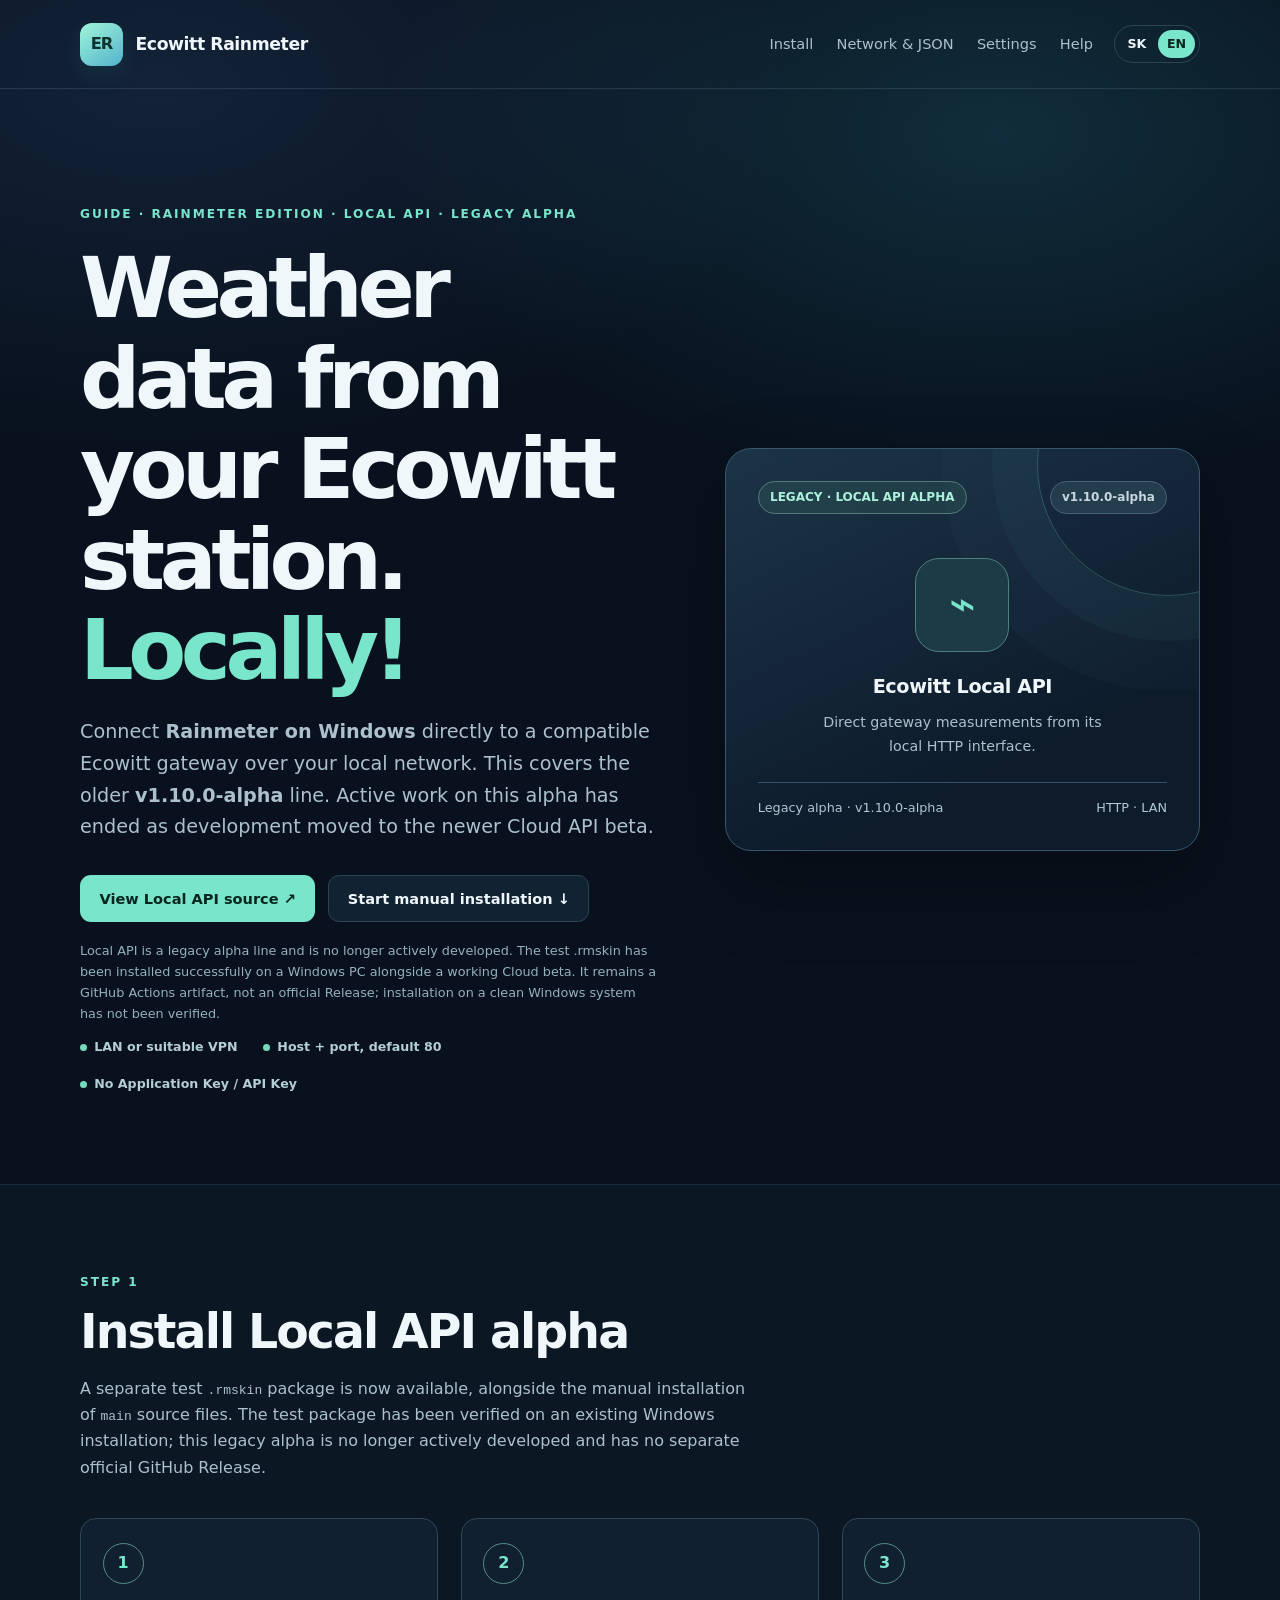
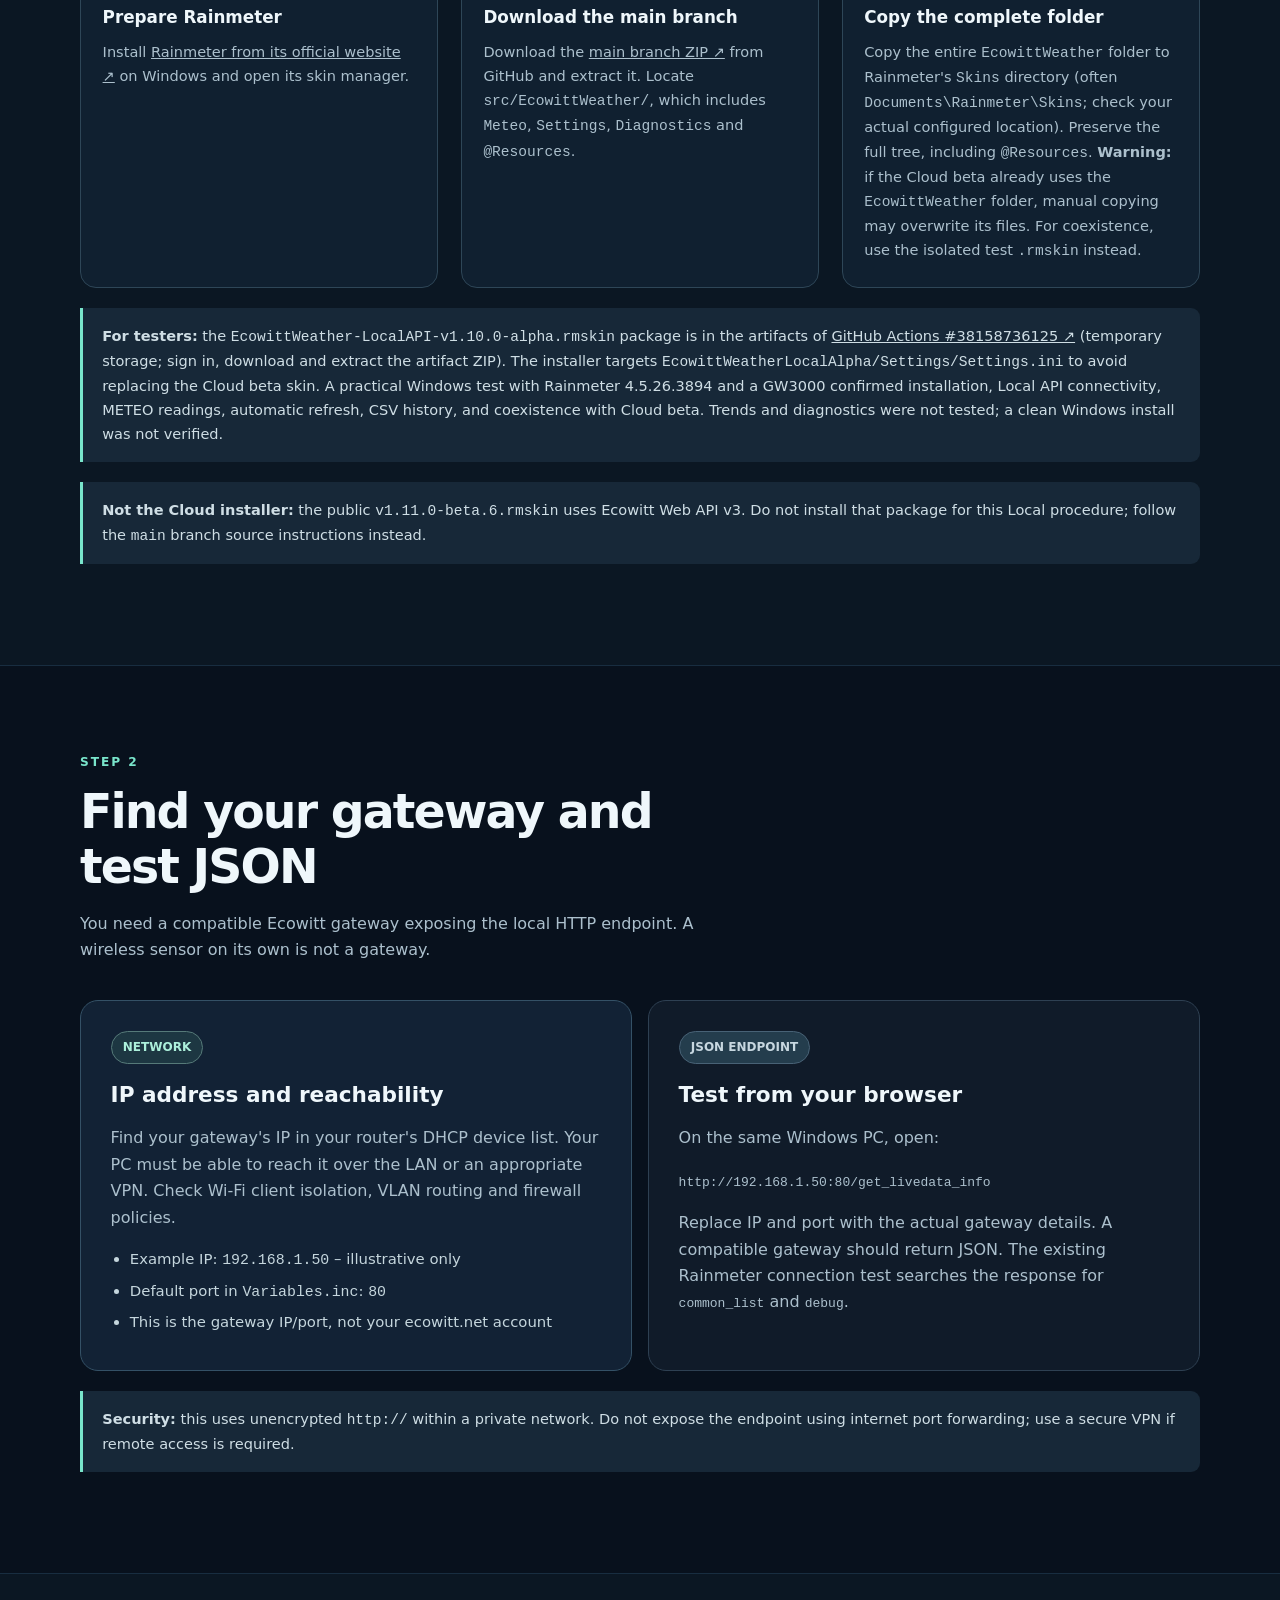
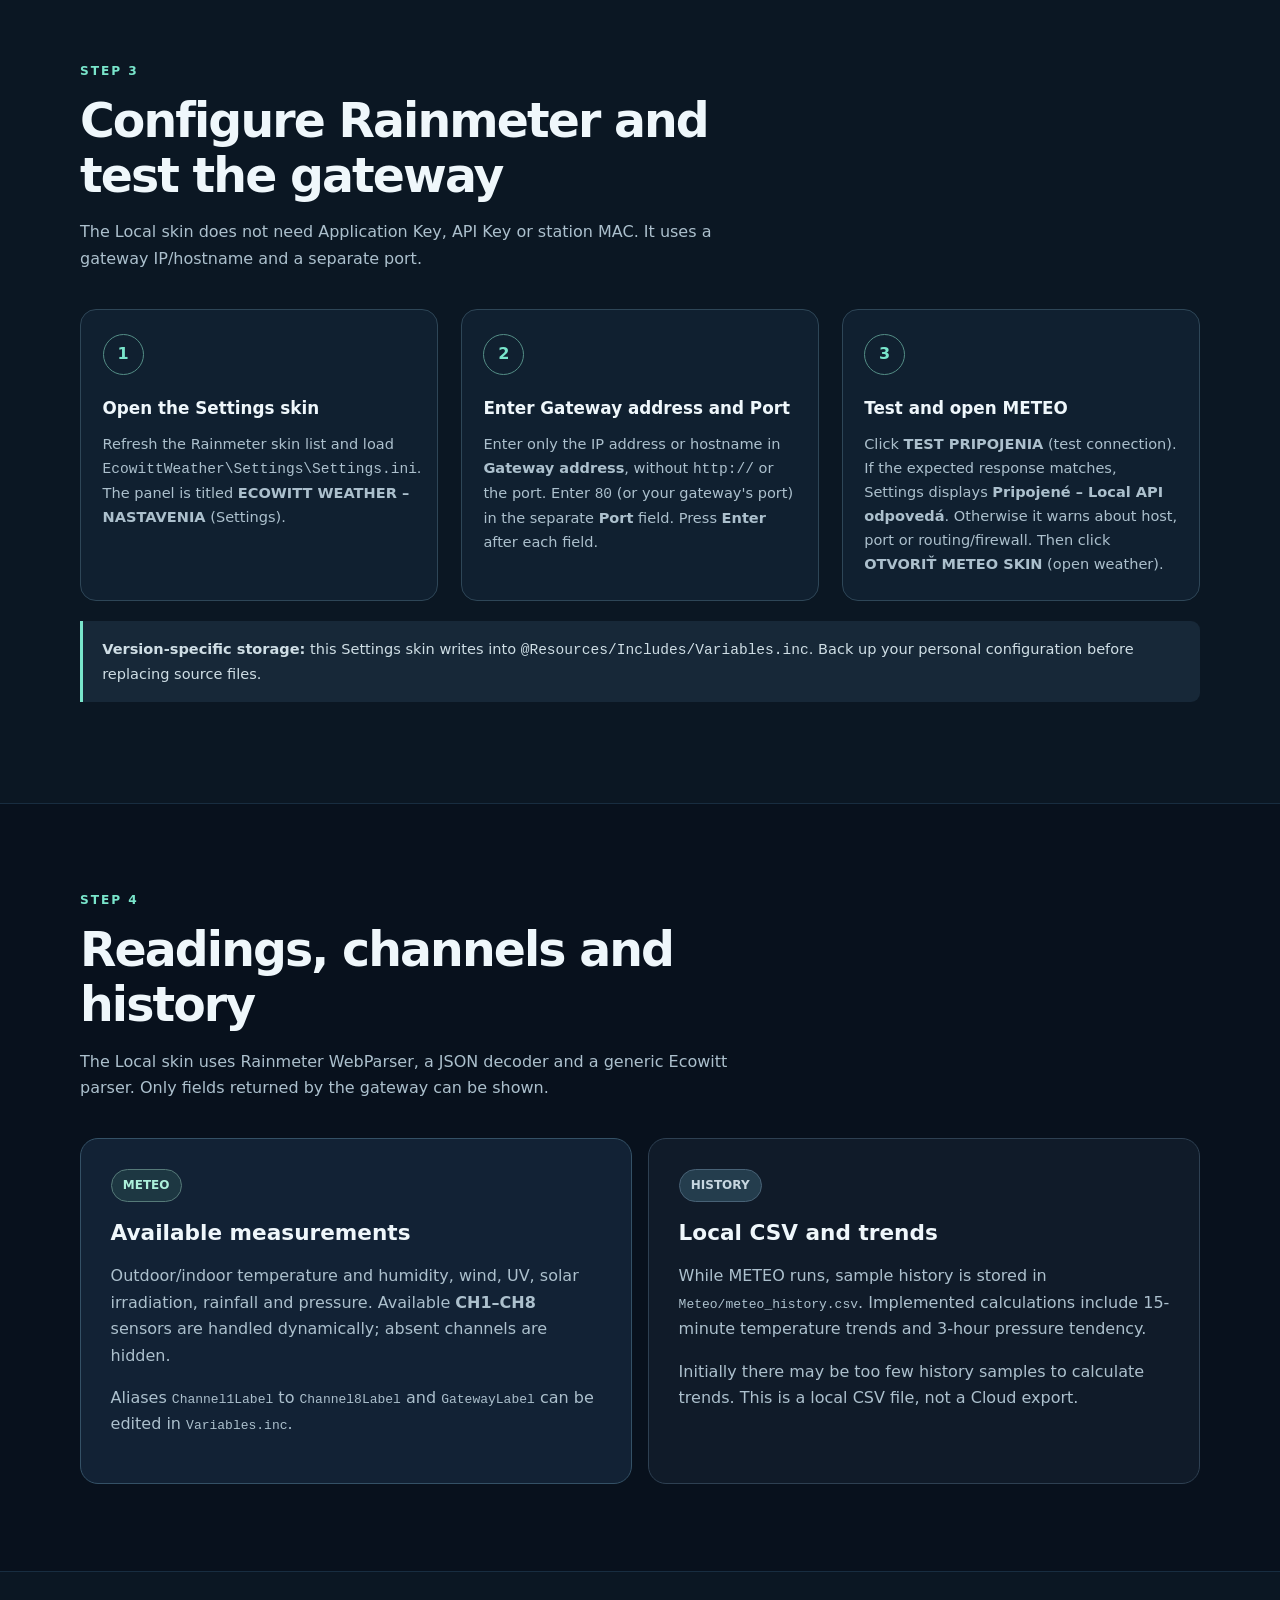
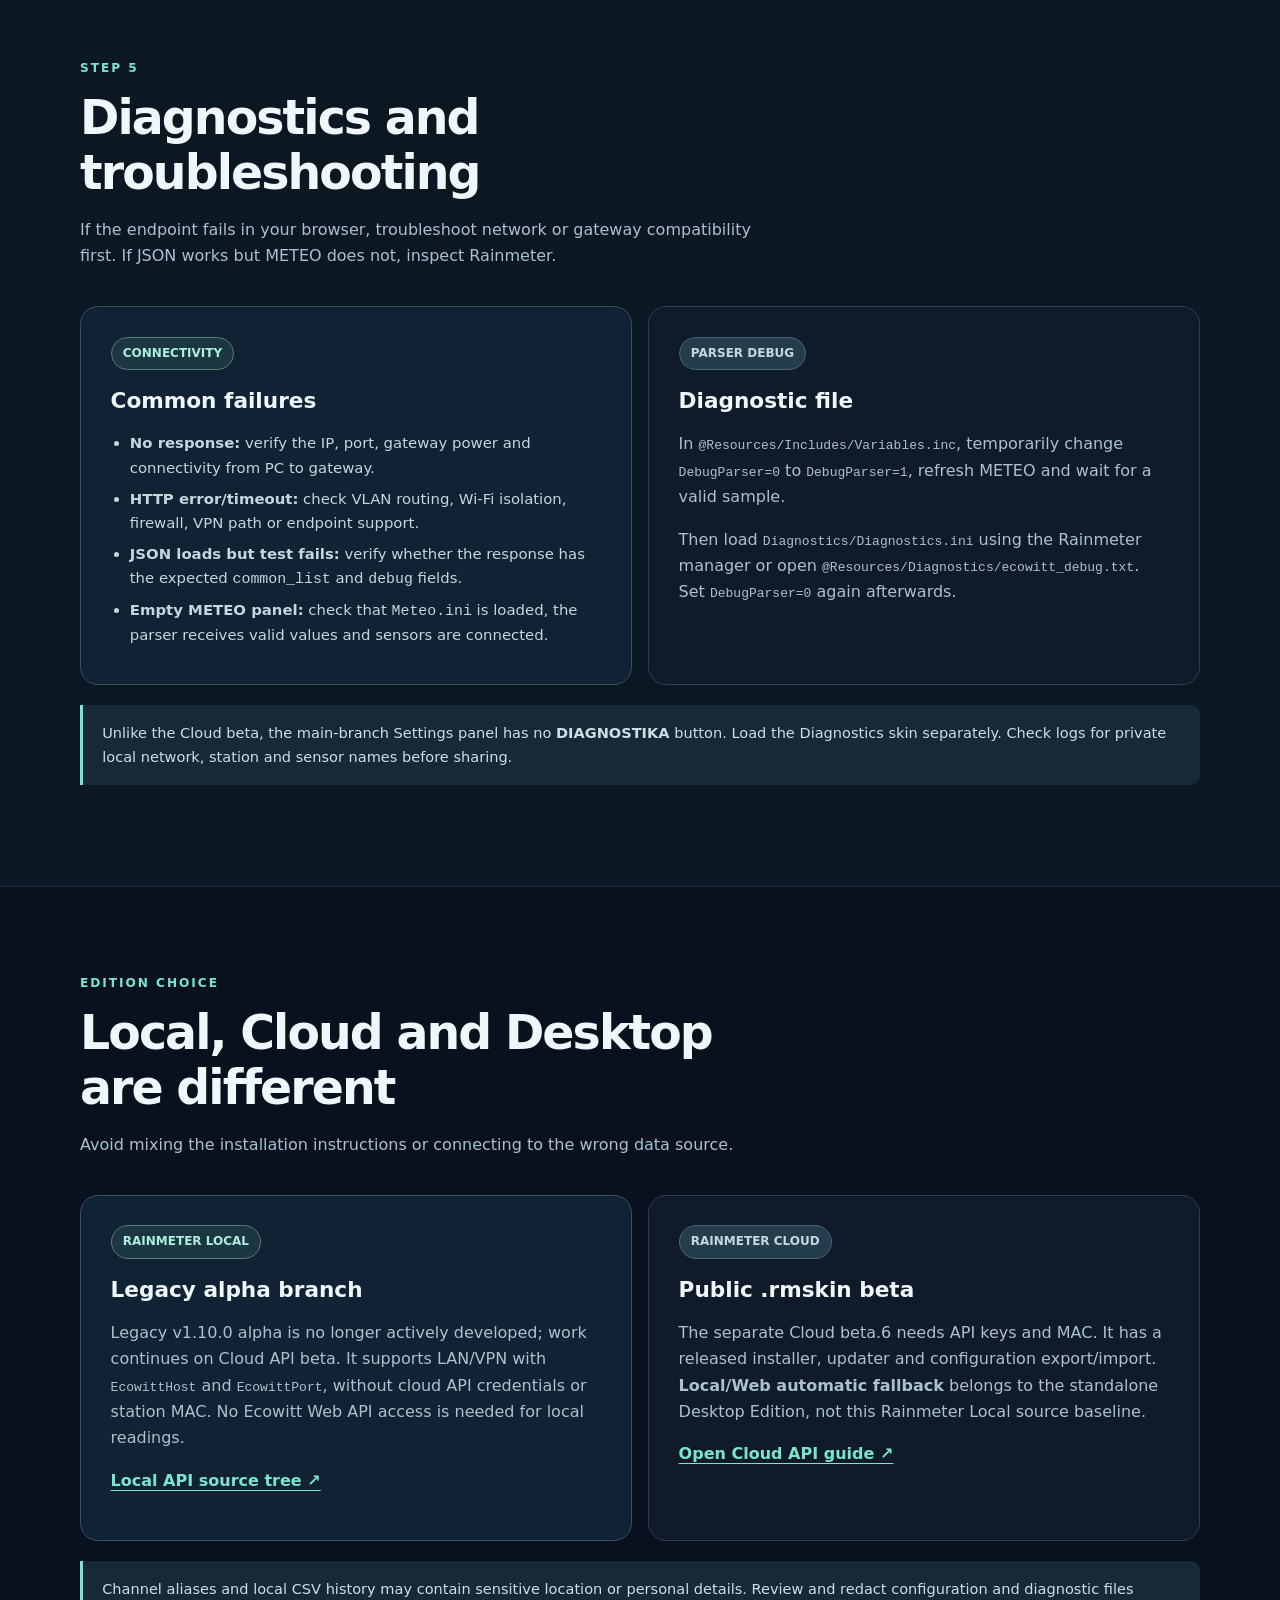
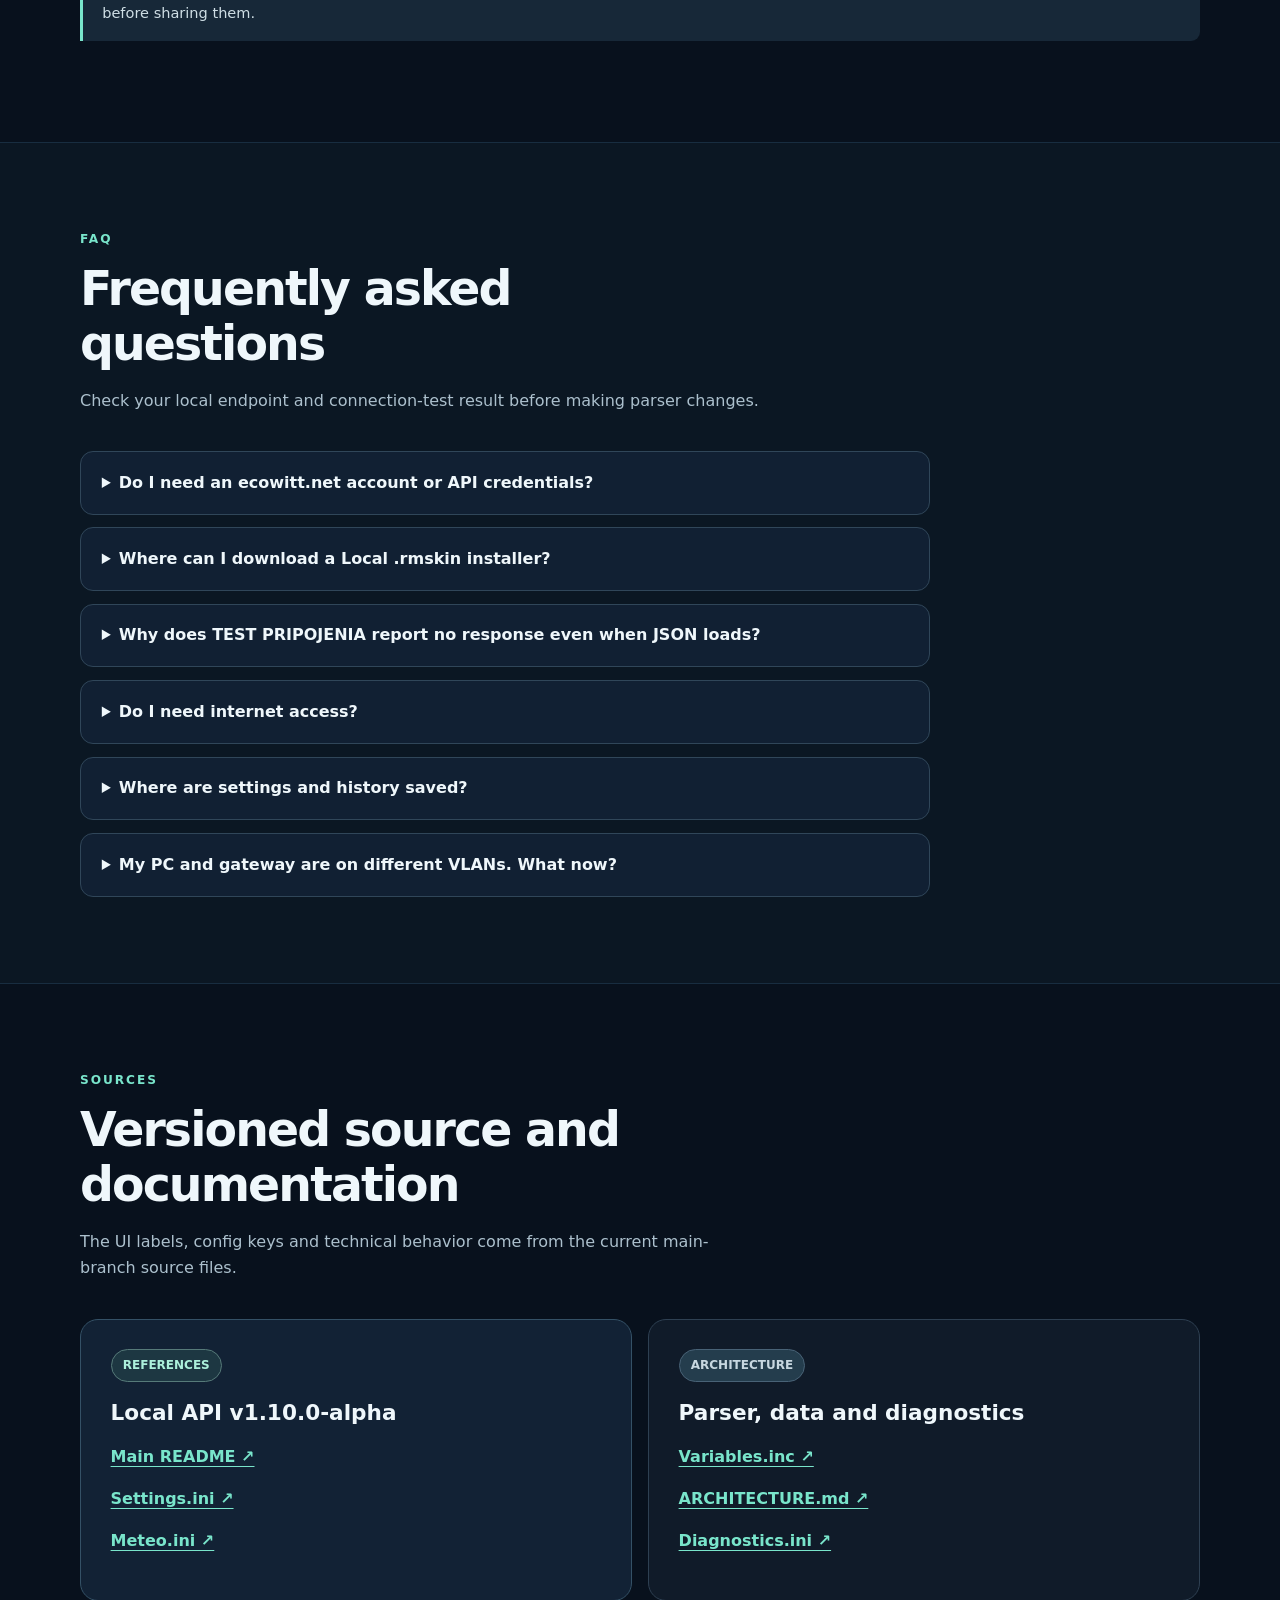
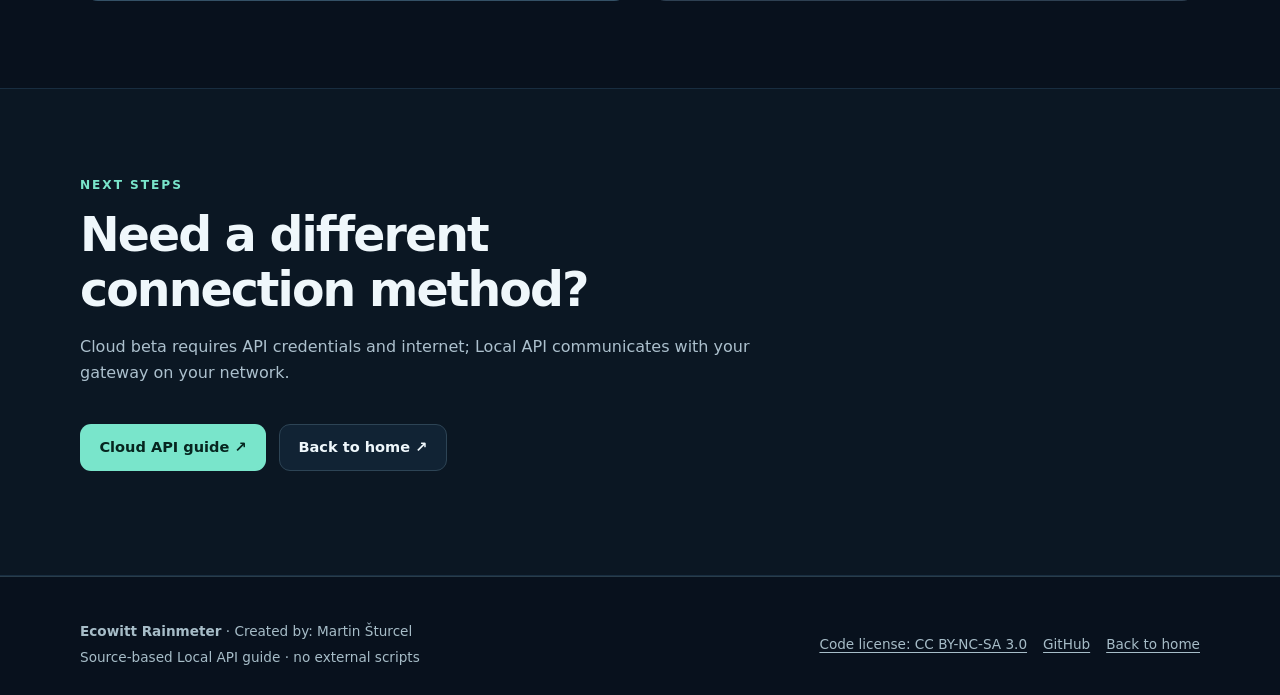
<file: site/en/guide/rainmeter-local/index.html>
<!doctype html>
<html lang="en">
<head>
  <meta charset="utf-8">
  <meta name="viewport" content="width=device-width, initial-scale=1">
  <meta name="robots" content="noindex, nofollow">
  <meta name="theme-color" content="#08111d">
  <meta name="description" content="Ecowitt Rainmeter Local API v1.10.0-alpha: legacy alpha, test .rmskin, manual installation, gateway IP, port, METEO and troubleshooting.">
  <title>Rainmeter Local API – manual installation guide | Ecowitt Rainmeter</title>
  <link rel="stylesheet" href="../../../assets/css/site.css?v=t11-d2">
  <link rel="alternate" hreflang="sk" href="../../../navod/rainmeter-local/">
  <link rel="alternate" hreflang="en" href="./">
</head>
<body>
  <a class="skip-link" href="#main">Skip to content</a>
  <header class="site-header"><div class="container header-inner">
    <a class="brand" href="../../" aria-label="Ecowitt Rainmeter – Back to home"><span class="brand-mark" aria-hidden="true">ER</span><span>Ecowitt Rainmeter</span></a>
    <nav class="site-nav" aria-label="Guide navigation"><a href="#install">Install</a><a href="#network">Network & JSON</a><a href="#settings">Settings</a><a href="#help">Help</a></nav>
    <nav class="locale" aria-label="Language"><a href="../../../navod/rainmeter-local/" lang="sk" hreflang="sk">SK</a><a href="./" lang="en" hreflang="en" aria-current="page">EN</a></nav>
  </div></header>
  <main id="main">
    <div class="container"><section class="hero" id="top" aria-labelledby="hero-title">
      <div><div class="eyebrow">GUIDE · RAINMETER EDITION · LOCAL API · LEGACY ALPHA</div><h1 id="hero-title">Weather data from your Ecowitt station.<span>Locally!</span></h1><p class="lead">Connect <strong>Rainmeter on Windows</strong> directly to a compatible Ecowitt gateway over your local network. This covers the older <strong>v1.10.0-alpha</strong> line. Active work on this alpha has ended as development moved to the newer Cloud API beta.</p>
        <div class="hero-actions"><a class="btn btn-primary" href="https://github.com/mpca86/ecowitt-rainmeter/tree/main/src/EcowittWeather" rel="noopener noreferrer">View Local API source ↗</a><a class="btn btn-secondary" href="#install">Start manual installation ↓</a></div>
        <p class="hero-note">Local API is a legacy alpha line and is no longer actively developed. The test .rmskin has been installed successfully on a Windows PC alongside a working Cloud beta. It remains a GitHub Actions artifact, not an official Release; installation on a clean Windows system has not been verified.</p>
        <div class="quick-facts"><span><i class="fact-dot" aria-hidden="true"></i>LAN or suitable VPN</span><span><i class="fact-dot" aria-hidden="true"></i>Host + port, default 80</span><span><i class="fact-dot" aria-hidden="true"></i>No Application Key / API Key</span></div>
      </div>
      <aside class="hero-panel" aria-label="Ecowitt Local API">
        <div class="panel-top"><span class="pill">LEGACY · LOCAL API ALPHA</span><span class="pill pill-muted">v1.10.0-alpha</span></div>
        <div class="placeholder"><div class="placeholder-symbol" aria-hidden="true">⌁</div><strong>Ecowitt Local API</strong><p>Direct gateway measurements from its local HTTP interface.</p></div>
        <div class="panel-foot"><span>Legacy alpha · v1.10.0-alpha</span><span>HTTP · LAN</span></div>
      </aside>
    </section></div>
    <section class="section section-alt" id="install" aria-labelledby="install-title"><div class="container">
  <div class="section-head"><div class="eyebrow">STEP 1</div><h2 id="install-title">Install Local API alpha</h2><p>A separate test <code>.rmskin</code> package is now available, alongside the manual installation of <code>main</code> source files. The test package has been verified on an existing Windows installation; this legacy alpha is no longer actively developed and has no separate official GitHub Release.</p></div>
  <div class="steps"><article class="step"><span class="step-num" aria-hidden="true">1</span><h3>Prepare Rainmeter</h3><p>Install <a href="https://www.rainmeter.net/" rel="noopener noreferrer">Rainmeter from its official website ↗</a> on Windows and open its skin manager.</p></article>
<article class="step"><span class="step-num" aria-hidden="true">2</span><h3>Download the main branch</h3><p>Download the <a href="https://github.com/mpca86/ecowitt-rainmeter/archive/refs/heads/main.zip" rel="noopener noreferrer">main branch ZIP ↗</a> from GitHub and extract it. Locate <code>src/EcowittWeather/</code>, which includes <code>Meteo</code>, <code>Settings</code>, <code>Diagnostics</code> and <code>@Resources</code>.</p></article>
<article class="step"><span class="step-num" aria-hidden="true">3</span><h3>Copy the complete folder</h3><p>Copy the entire <code>EcowittWeather</code> folder to Rainmeter's <code>Skins</code> directory (often <code>Documents&#92;Rainmeter&#92;Skins</code>; check your actual configured location). Preserve the full tree, including <code>@Resources</code>. <strong>Warning:</strong> if the Cloud beta already uses the <code>EcowittWeather</code> folder, manual copying may overwrite its files. For coexistence, use the isolated test <code>.rmskin</code> instead.</p></article></div><p class="note"><strong>For testers:</strong> the <code>EcowittWeather-LocalAPI-v1.10.0-alpha.rmskin</code> package is in the artifacts of <a href="https://github.com/mpca86/ecowitt-rainmeter/actions/runs/38158736125" rel="noopener noreferrer">GitHub Actions #38158736125 ↗</a> (temporary storage; sign in, download and extract the artifact ZIP). The installer targets <code>EcowittWeatherLocalAlpha/Settings/Settings.ini</code> to avoid replacing the Cloud beta skin. A practical Windows test with Rainmeter 4.5.26.3894 and a GW3000 confirmed installation, Local API connectivity, METEO readings, automatic refresh, CSV history, and coexistence with Cloud beta. Trends and diagnostics were not tested; a clean Windows install was not verified.</p><p class="note"><strong>Not the Cloud installer:</strong> the public <code>v1.11.0-beta.6.rmskin</code> uses Ecowitt Web API v3. Do not install that package for this Local procedure; follow the <code>main</code> branch source instructions instead.</p>
</div></section>
<section class="section" id="network" aria-labelledby="network-title"><div class="container">
  <div class="section-head"><div class="eyebrow">STEP 2</div><h2 id="network-title">Find your gateway and test JSON</h2><p>You need a compatible Ecowitt gateway exposing the local HTTP endpoint. A wireless sensor on its own is not a gateway.</p></div>
  <div class="duo"><article class="info-card"><span class="pill">NETWORK</span><h3>IP address and reachability</h3><p>Find your gateway's IP in your router's DHCP device list. Your PC must be able to reach it over the LAN or an appropriate VPN. Check Wi-Fi client isolation, VLAN routing and firewall policies.</p><ul><li>Example IP: <code>192.168.1.50</code> – illustrative only</li><li>Default port in <code>Variables.inc</code>: <code>80</code></li><li>This is the gateway IP/port, not your ecowitt.net account</li></ul></article>
<article class="info-card info-card--muted"><span class="pill pill-muted">JSON ENDPOINT</span><h3>Test from your browser</h3><p>On the same Windows PC, open:</p><p><code>http://192.168.1.50:80/<wbr>get_livedata_info</code></p><p>Replace IP and port with the actual gateway details. A compatible gateway should return JSON. The existing Rainmeter connection test searches the response for <code>common_list</code> and <code>debug</code>.</p></article></div><p class="note"><strong>Security:</strong> this uses unencrypted <code>http://</code> within a private network. Do not expose the endpoint using internet port forwarding; use a secure VPN if remote access is required.</p>
</div></section>
<section class="section section-alt" id="settings" aria-labelledby="settings-title"><div class="container">
  <div class="section-head"><div class="eyebrow">STEP 3</div><h2 id="settings-title">Configure Rainmeter and test the gateway</h2><p>The Local skin does not need Application Key, API Key or station MAC. It uses a gateway IP/hostname and a separate port.</p></div>
  <div class="steps"><article class="step"><span class="step-num" aria-hidden="true">1</span><h3>Open the Settings skin</h3><p>Refresh the Rainmeter skin list and load <code>EcowittWeather&#92;Settings&#92;Settings.ini</code>. The panel is titled <strong>ECOWITT WEATHER – NASTAVENIA</strong> (Settings).</p></article>
<article class="step"><span class="step-num" aria-hidden="true">2</span><h3>Enter Gateway address and Port</h3><p>Enter only the IP address or hostname in <strong>Gateway address</strong>, <em>without</em> <code>http://</code> or the port. Enter <code>80</code> (or your gateway's port) in the separate <strong>Port</strong> field. Press <strong>Enter</strong> after each field.</p></article>
<article class="step"><span class="step-num" aria-hidden="true">3</span><h3>Test and open METEO</h3><p>Click <strong>TEST PRIPOJENIA</strong> (test connection). If the expected response matches, Settings displays <strong>Pripojené – Local API odpovedá</strong>. Otherwise it warns about host, port or routing/firewall. Then click <strong>OTVORIŤ METEO SKIN</strong> (open weather).</p></article></div><p class="note"><strong>Version-specific storage:</strong> this Settings skin writes into <code>@Resources/Includes/Variables.inc</code>. Back up your personal configuration before replacing source files.</p>
</div></section>
<section class="section" id="meteo" aria-labelledby="meteo-title"><div class="container">
  <div class="section-head"><div class="eyebrow">STEP 4</div><h2 id="meteo-title">Readings, channels and history</h2><p>The Local skin uses Rainmeter WebParser, a JSON decoder and a generic Ecowitt parser. Only fields returned by the gateway can be shown.</p></div>
  <div class="duo"><article class="info-card"><span class="pill">METEO</span><h3>Available measurements</h3><p>Outdoor/indoor temperature and humidity, wind, UV, solar irradiation, rainfall and pressure. Available <strong>CH1–CH8</strong> sensors are handled dynamically; absent channels are hidden.</p><p>Aliases <code>Channel1Label</code> to <code>Channel8Label</code> and <code>GatewayLabel</code> can be edited in <code>Variables.inc</code>.</p></article>
<article class="info-card info-card--muted"><span class="pill pill-muted">HISTORY</span><h3>Local CSV and trends</h3><p>While METEO runs, sample history is stored in <code>Meteo/meteo_history.csv</code>. Implemented calculations include 15-minute temperature trends and 3-hour pressure tendency.</p><p>Initially there may be too few history samples to calculate trends. This is a local CSV file, not a Cloud export.</p></article></div>
</div></section>
<section class="section section-alt" id="diagnostics" aria-labelledby="diagnostics-title"><div class="container">
  <div class="section-head"><div class="eyebrow">STEP 5</div><h2 id="diagnostics-title">Diagnostics and troubleshooting</h2><p>If the endpoint fails in your browser, troubleshoot network or gateway compatibility first. If JSON works but METEO does not, inspect Rainmeter.</p></div>
  <div class="duo"><article class="info-card"><span class="pill">CONNECTIVITY</span><h3>Common failures</h3><ul><li><strong>No response:</strong> verify the IP, port, gateway power and connectivity from PC to gateway.</li><li><strong>HTTP error/timeout:</strong> check VLAN routing, Wi-Fi isolation, firewall, VPN path or endpoint support.</li><li><strong>JSON loads but test fails:</strong> verify whether the response has the expected <code>common_list</code> and <code>debug</code> fields.</li><li><strong>Empty METEO panel:</strong> check that <code>Meteo.ini</code> is loaded, the parser receives valid values and sensors are connected.</li></ul></article>
<article class="info-card info-card--muted"><span class="pill pill-muted">PARSER DEBUG</span><h3>Diagnostic file</h3><p>In <code>@Resources/Includes/Variables.inc</code>, temporarily change <code>DebugParser=0</code> to <code>DebugParser=1</code>, refresh METEO and wait for a valid sample.</p><p>Then load <code>Diagnostics/Diagnostics.ini</code> using the Rainmeter manager or open <code>@Resources/Diagnostics/ecowitt_debug.txt</code>. Set <code>DebugParser=0</code> again afterwards.</p></article></div><p class="note">Unlike the Cloud beta, the main-branch Settings panel has no <strong>DIAGNOSTIKA</strong> button. Load the Diagnostics skin separately. Check logs for private local network, station and sensor names before sharing.</p>
</div></section>
<section class="section" id="security" aria-labelledby="security-title"><div class="container">
  <div class="section-head"><div class="eyebrow">EDITION CHOICE</div><h2 id="security-title">Local, Cloud and Desktop are different</h2><p>Avoid mixing the installation instructions or connecting to the wrong data source.</p></div>
  <div class="duo"><article class="info-card"><span class="pill">RAINMETER LOCAL</span><h3>Legacy alpha branch</h3><p>Legacy v1.10.0 alpha is no longer actively developed; work continues on Cloud API beta. It supports LAN/VPN with <code>EcowittHost</code> and <code>EcowittPort</code>, without cloud API credentials or station MAC. No Ecowitt Web API access is needed for local readings.</p><p><a class="doc-link" href="https://github.com/mpca86/ecowitt-rainmeter/tree/main/src/EcowittWeather" rel="noopener noreferrer">Local API source tree ↗</a></p></article>
<article class="info-card info-card--muted"><span class="pill pill-muted">RAINMETER CLOUD</span><h3>Public .rmskin beta</h3><p>The separate Cloud beta.6 needs API keys and MAC. It has a released installer, updater and configuration export/import. <strong>Local/Web automatic fallback</strong> belongs to the standalone Desktop Edition, not this Rainmeter Local source baseline.</p><p><a class="doc-link" href="../rainmeter/">Open Cloud API guide ↗</a></p></article></div><p class="note">Channel aliases and local CSV history may contain sensitive location or personal details. Review and redact configuration and diagnostic files before sharing them.</p>
</div></section>
<section class="section section-alt" id="help" aria-labelledby="help-title"><div class="container">
  <div class="section-head"><div class="eyebrow">FAQ</div><h2 id="help-title">Frequently asked questions</h2><p>Check your local endpoint and connection-test result before making parser changes.</p></div>
  <div class="faq"><details><summary>Do I need an ecowitt.net account or API credentials?</summary><p>Not for this Local Rainmeter source baseline. It makes direct HTTP requests to the gateway over LAN/VPN; Cloud API keys and station MAC do not belong in these Settings.</p></details>
<details><summary>Where can I download a Local .rmskin installer?</summary><p>The test <code>EcowittWeather-LocalAPI-v1.10.0-alpha.rmskin</code> exists as a temporary GitHub Actions artifact, but is not yet an official GitHub Release. The package passed basic Windows tests, but artifact availability is temporary. Manually copying <code>EcowittWeather</code> may overwrite an existing Cloud beta, so back it up first.</p></details>
<details><summary>Why does TEST PRIPOJENIA report no response even when JSON loads?</summary><p>The current main test looks for common_list and debug in the response text. A gateway returning a different JSON schema might not pass the test; the parser may also be incompatible.</p></details>
<details><summary>Do I need internet access?</summary><p>Internet is not required for measurements if the Rainmeter PC and gateway can communicate over LAN/VPN. Internet is needed initially to download Rainmeter and the source code.</p></details>
<details><summary>Where are settings and history saved?</summary><p>Configuration is in @Resources/Includes/Variables.inc and local history in Meteo/meteo_history.csv. Back them up before manually replacing files.</p></details>
<details><summary>My PC and gateway are on different VLANs. What now?</summary><p>Enable necessary routing and firewall permissions for the gateway's port and remove client isolation where appropriate. Do not forward the local HTTP endpoint directly to the internet.</p></details></div>
</div></section>
<section class="section" id="references" aria-labelledby="references-title"><div class="container">
  <div class="section-head"><div class="eyebrow">SOURCES</div><h2 id="references-title">Versioned source and documentation</h2><p>The UI labels, config keys and technical behavior come from the current main-branch source files.</p></div>
  <div class="duo"><article class="info-card"><span class="pill">REFERENCES</span><h3>Local API v1.10.0-alpha</h3><p><a class="doc-link" href="https://github.com/mpca86/ecowitt-rainmeter/blob/main/README.md" rel="noopener noreferrer">Main README ↗</a></p><p><a class="doc-link" href="https://github.com/mpca86/ecowitt-rainmeter/blob/main/src/EcowittWeather/Settings/Settings.ini" rel="noopener noreferrer">Settings.ini ↗</a></p><p><a class="doc-link" href="https://github.com/mpca86/ecowitt-rainmeter/blob/main/src/EcowittWeather/Meteo/Meteo.ini" rel="noopener noreferrer">Meteo.ini ↗</a></p></article>
<article class="info-card info-card--muted"><span class="pill pill-muted">ARCHITECTURE</span><h3>Parser, data and diagnostics</h3><p><a class="doc-link" href="https://github.com/mpca86/ecowitt-rainmeter/blob/main/src/EcowittWeather/%40Resources/Includes/Variables.inc" rel="noopener noreferrer">Variables.inc ↗</a></p><p><a class="doc-link" href="https://github.com/mpca86/ecowitt-rainmeter/blob/main/docs/ARCHITECTURE.md" rel="noopener noreferrer">ARCHITECTURE.md ↗</a></p><p><a class="doc-link" href="https://github.com/mpca86/ecowitt-rainmeter/blob/main/src/EcowittWeather/Diagnostics/Diagnostics.ini" rel="noopener noreferrer">Diagnostics.ini ↗</a></p></article></div>
</div></section>
    <section class="section section-alt" aria-labelledby="next-title"><div class="container"><div class="section-head">
      <div class="eyebrow">NEXT STEPS</div><h2 id="next-title">Need a different connection method?</h2><p>Cloud beta requires API credentials and internet; Local API communicates with your gateway on your network.</p>
    </div><div class="hero-actions"><a class="btn btn-primary" href="../rainmeter/">Cloud API guide ↗</a><a class="btn btn-secondary" href="../../">Back to home ↗</a></div></div></section>
  </main>
  <footer class="site-footer"><div class="container footer-inner"><div><p><strong>Ecowitt Rainmeter</strong> · Created by: Martin Šturcel</p><p>Source-based Local API guide · no external scripts</p></div>
    <div class="footer-links"><a href="https://github.com/mpca86/ecowitt-rainmeter/blob/main/LICENSE.md" rel="noopener noreferrer">Code license: CC BY-NC-SA 3.0</a><a href="https://github.com/mpca86/ecowitt-rainmeter" rel="noopener noreferrer">GitHub</a><a href="../../">Back to home</a></div>
  </div></footer>
</body>
</html>
</file>
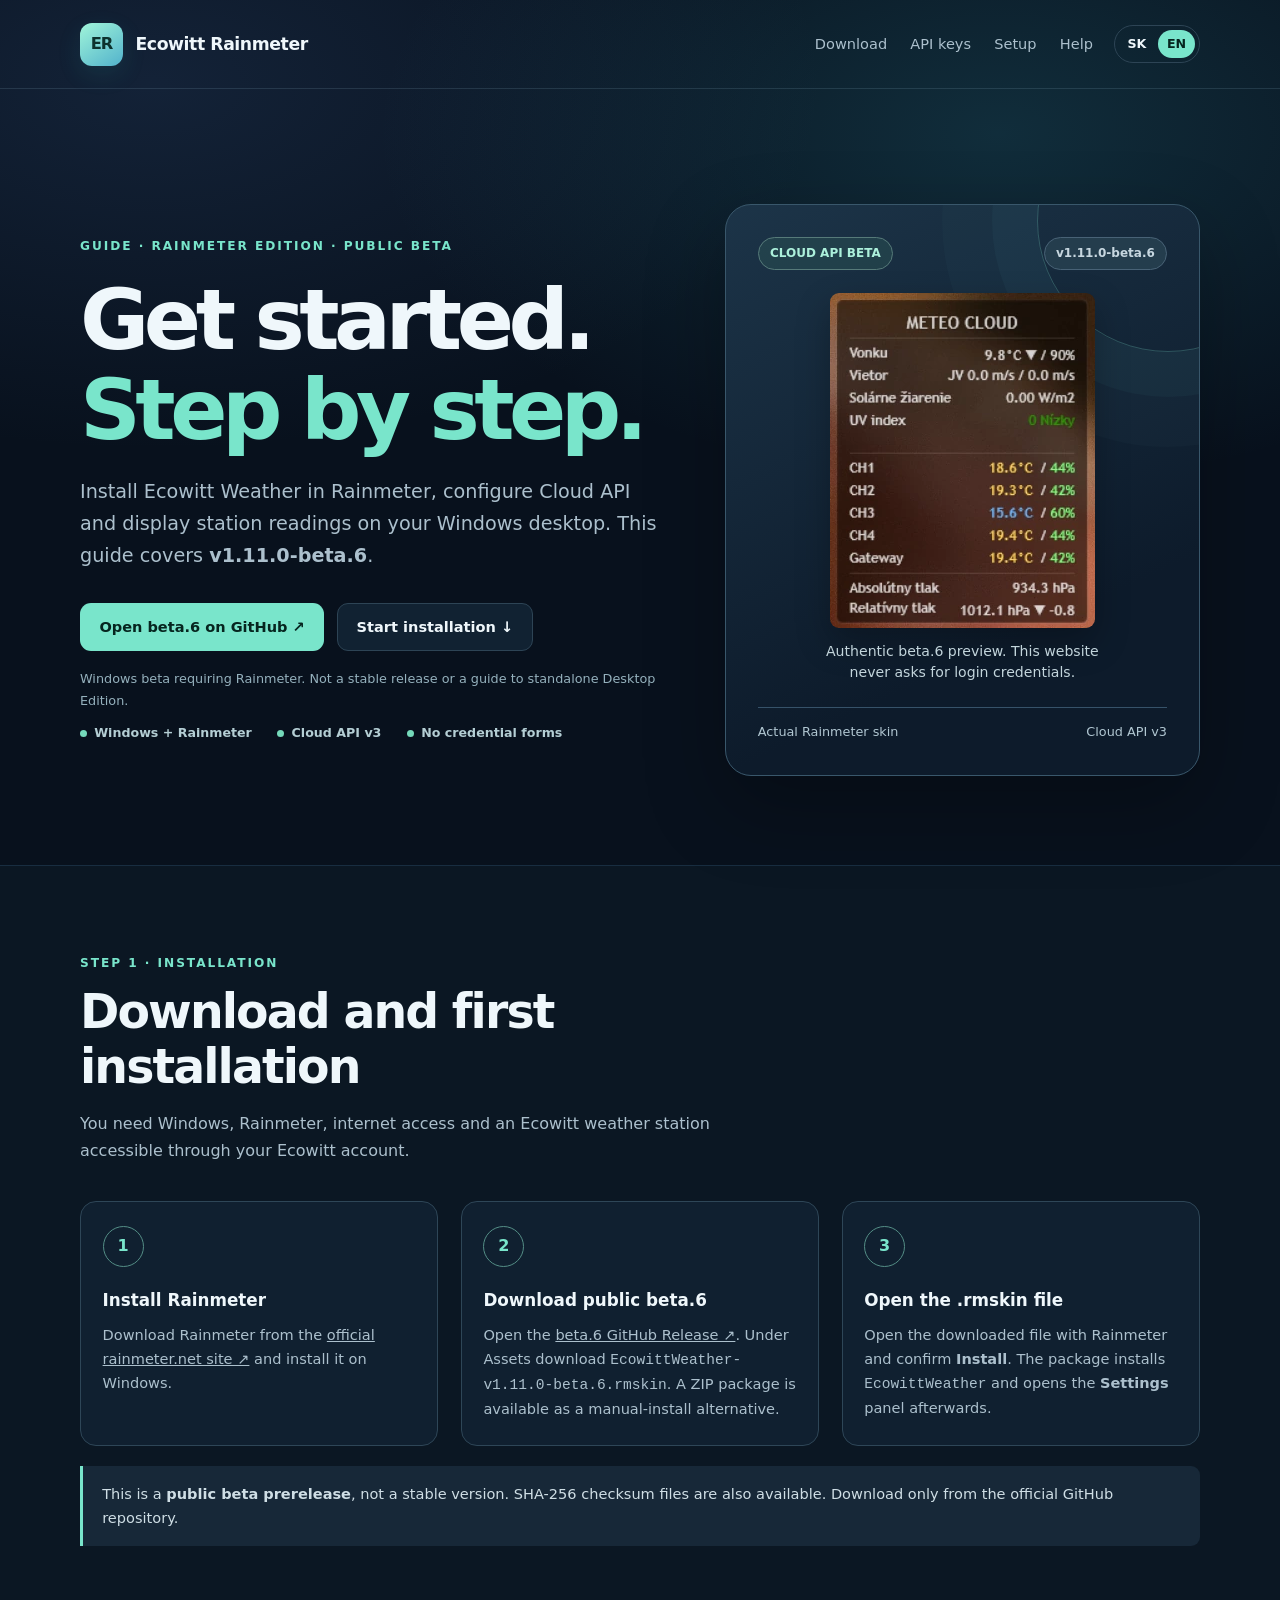
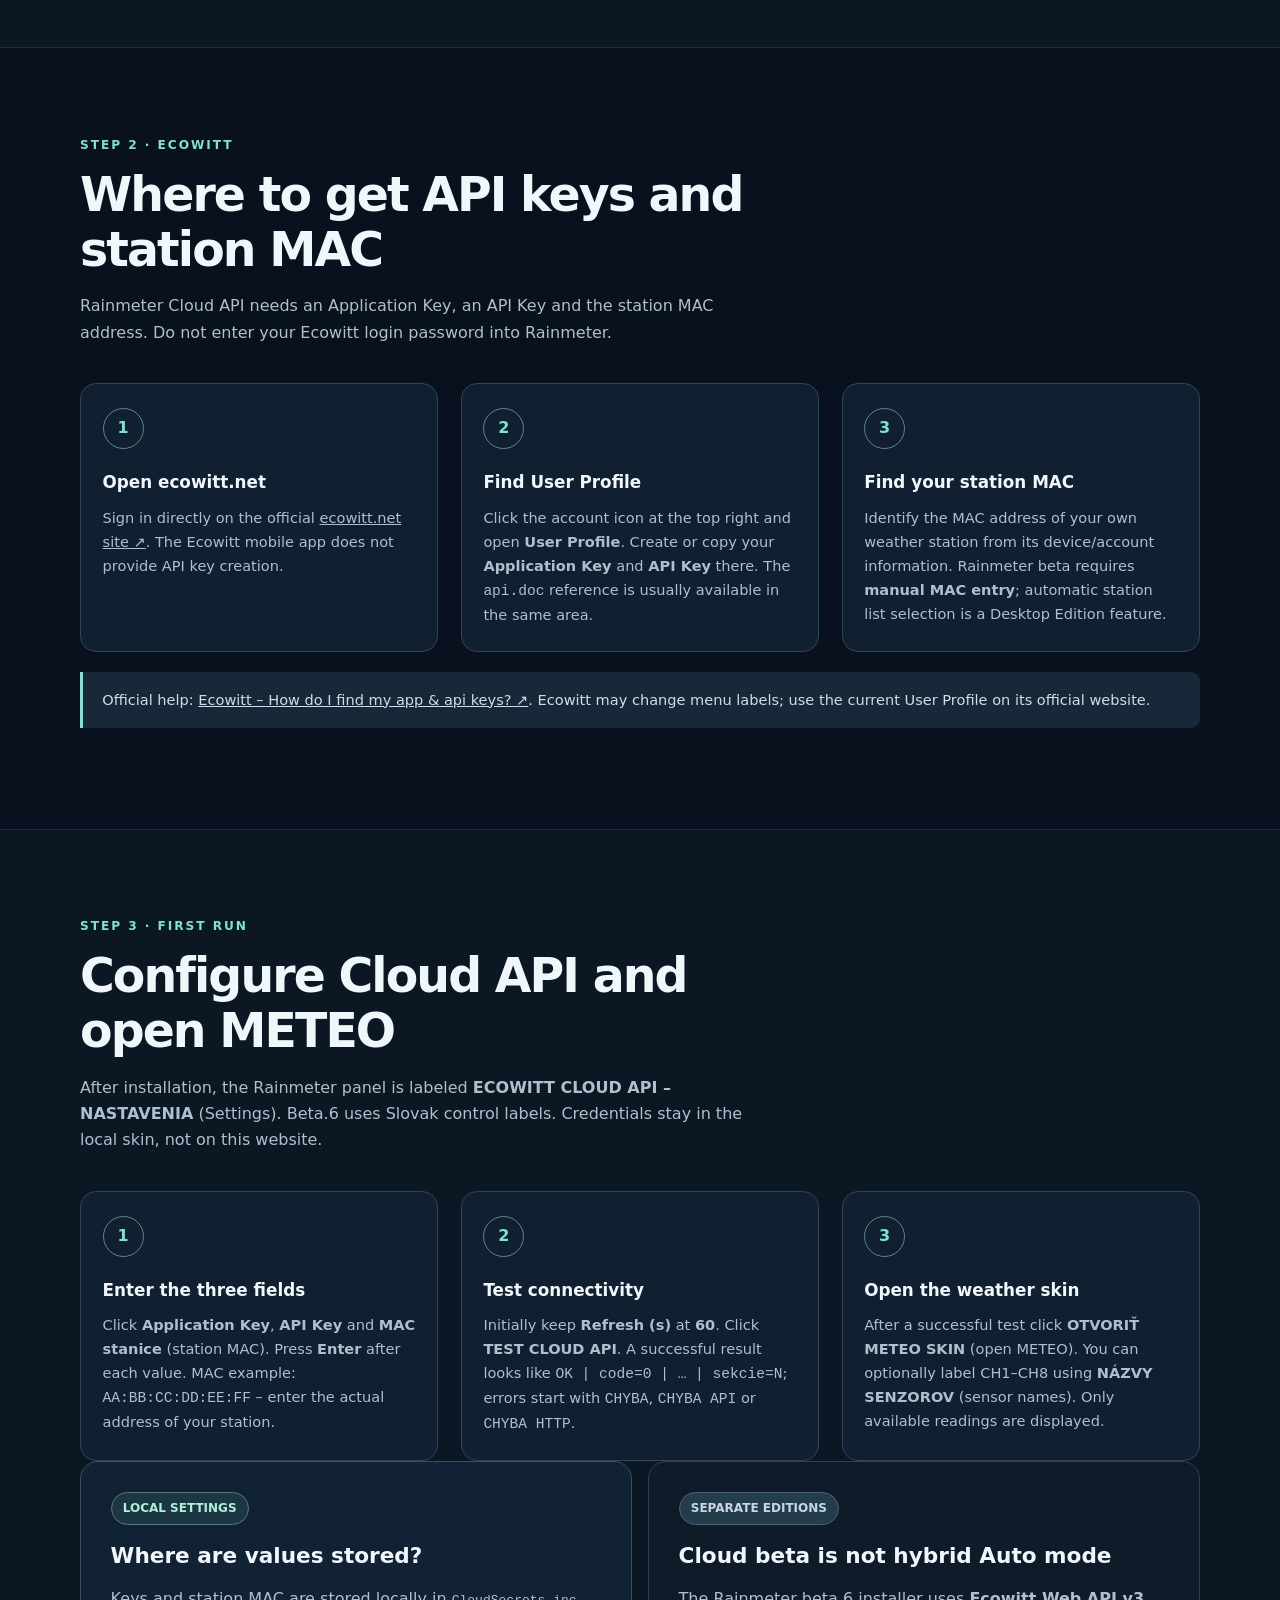
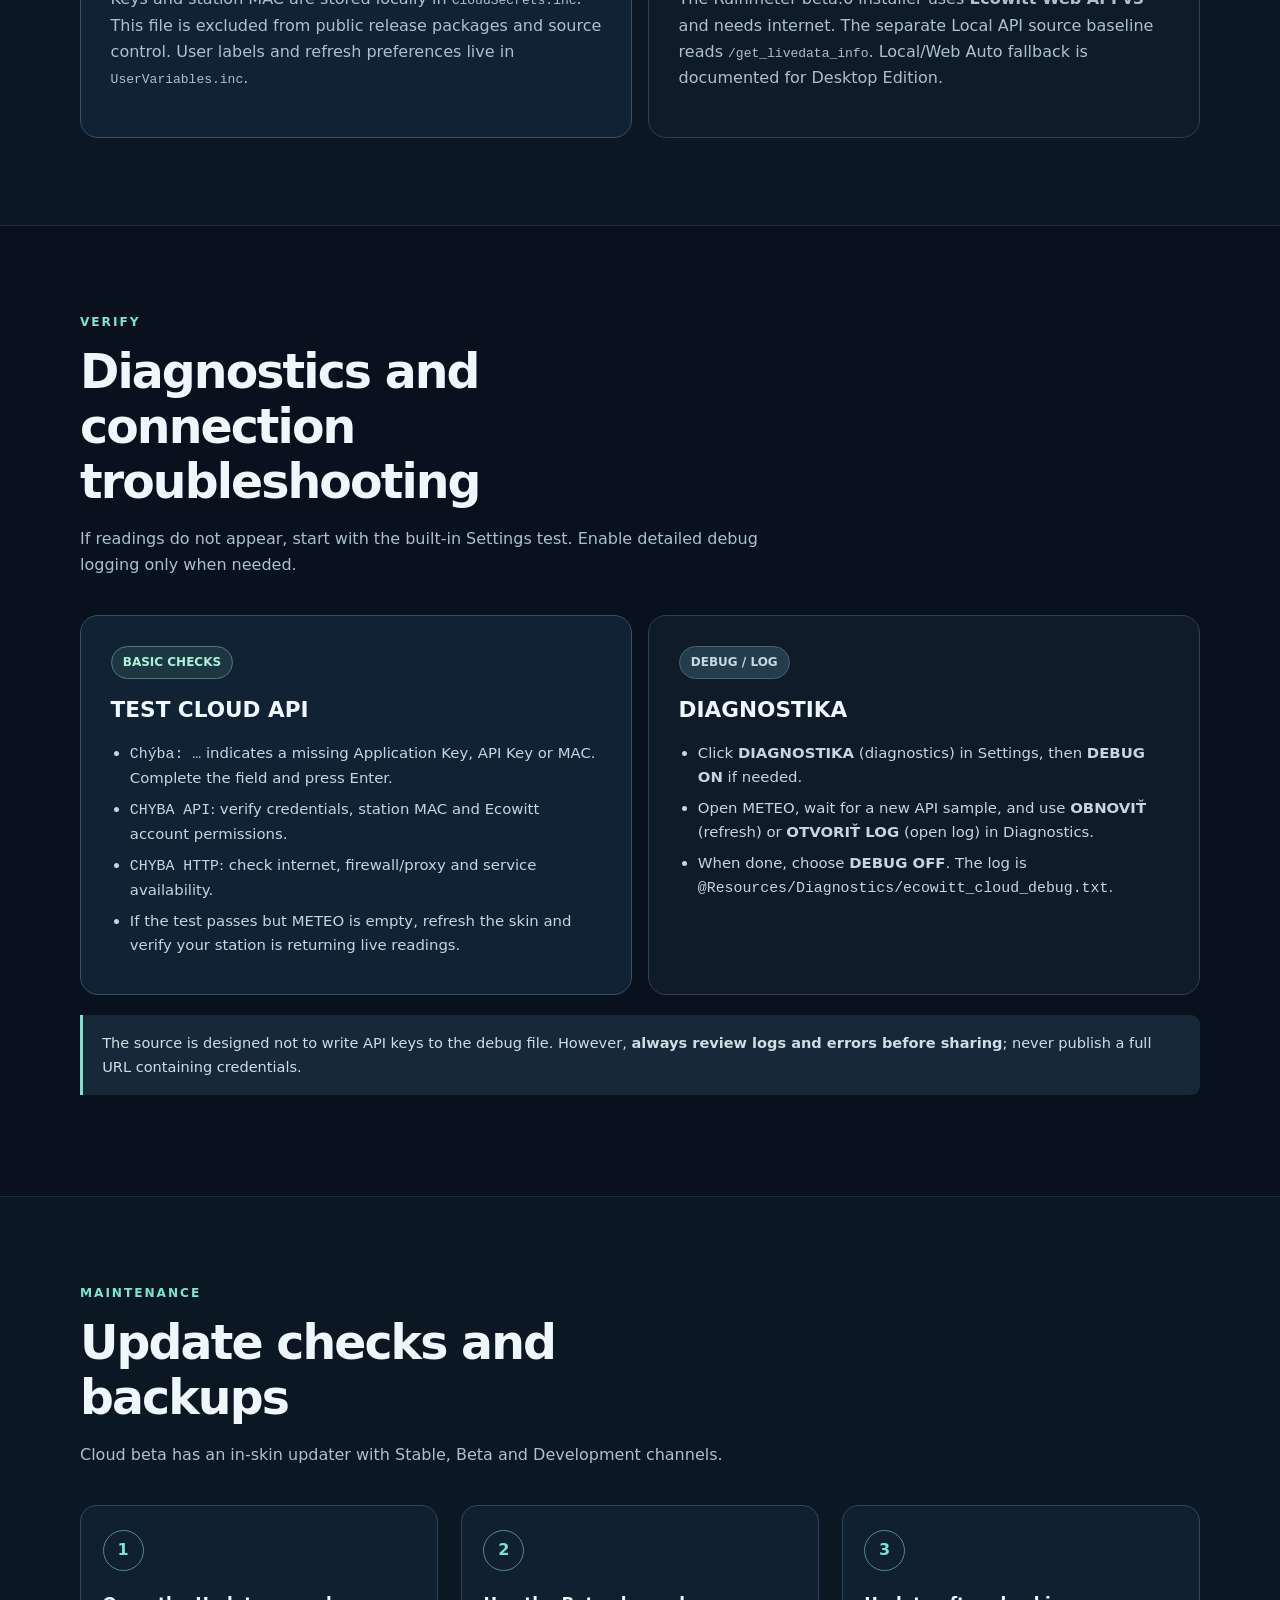
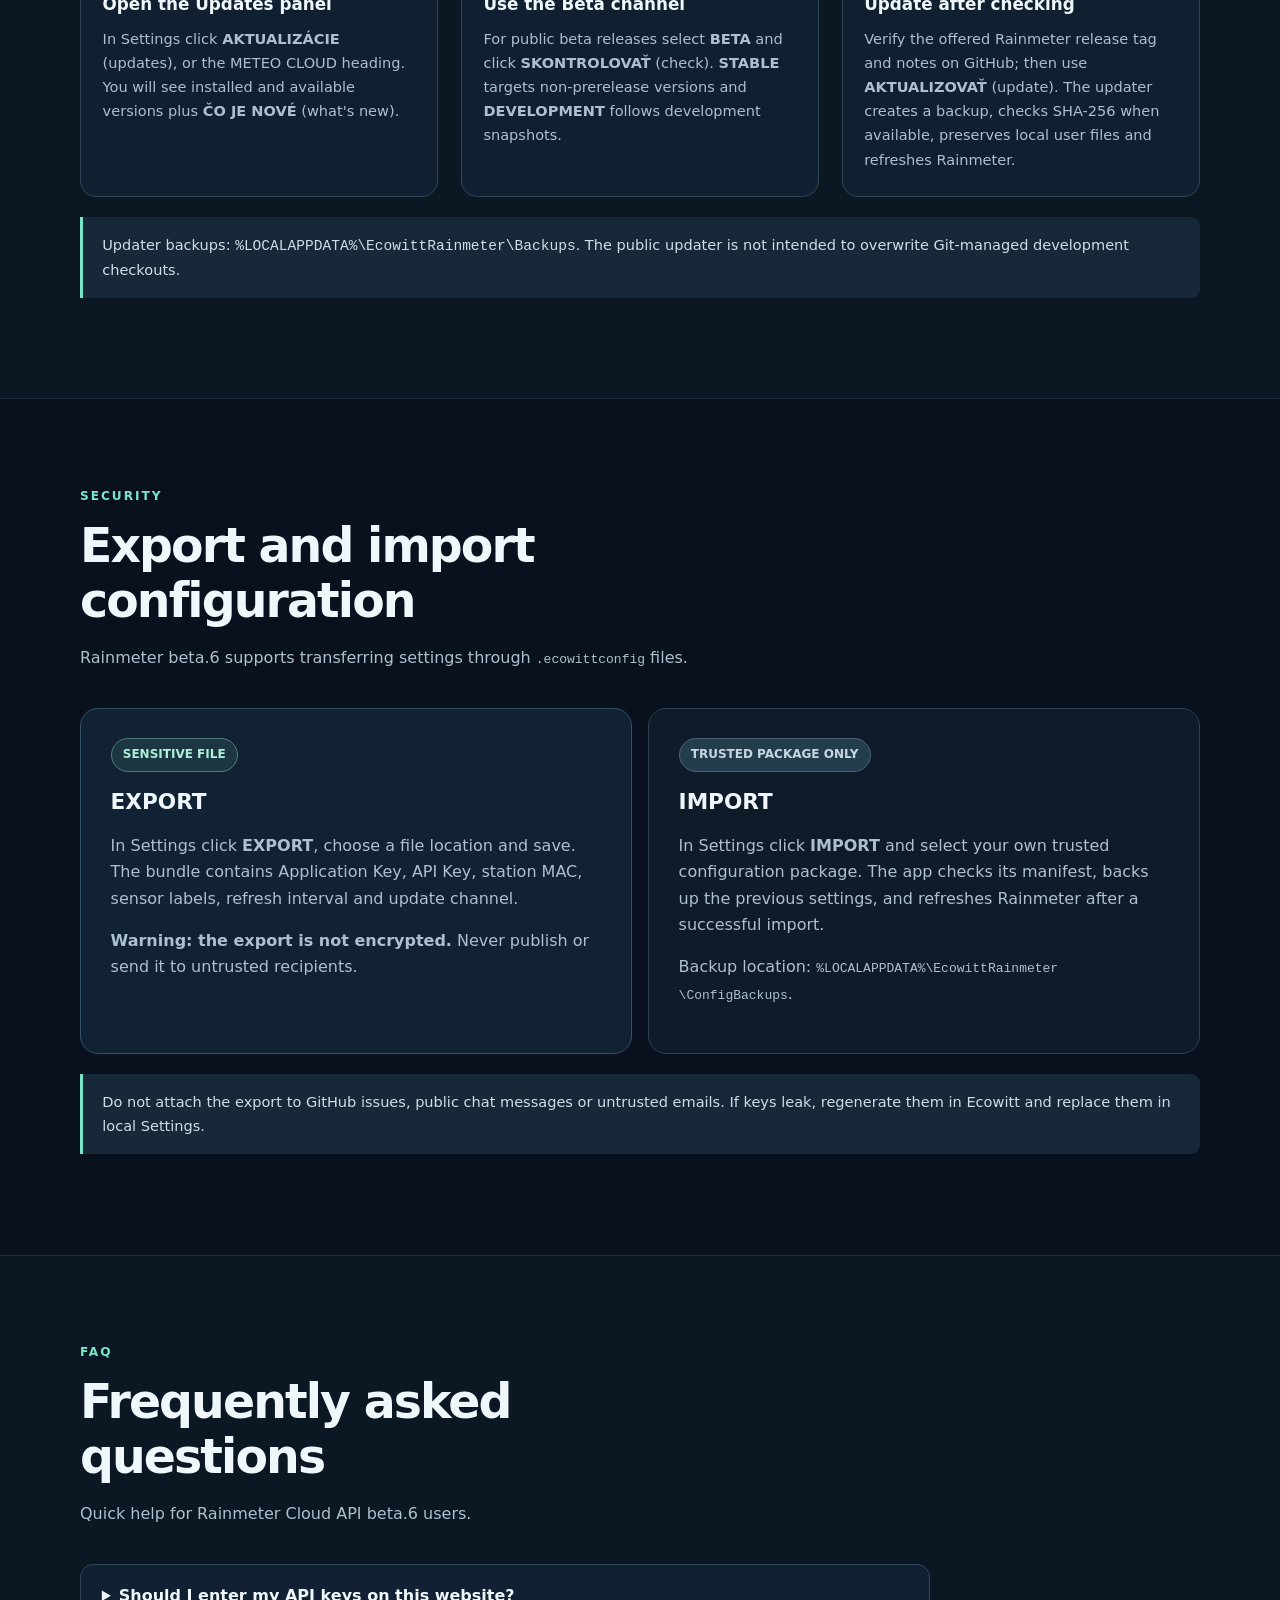
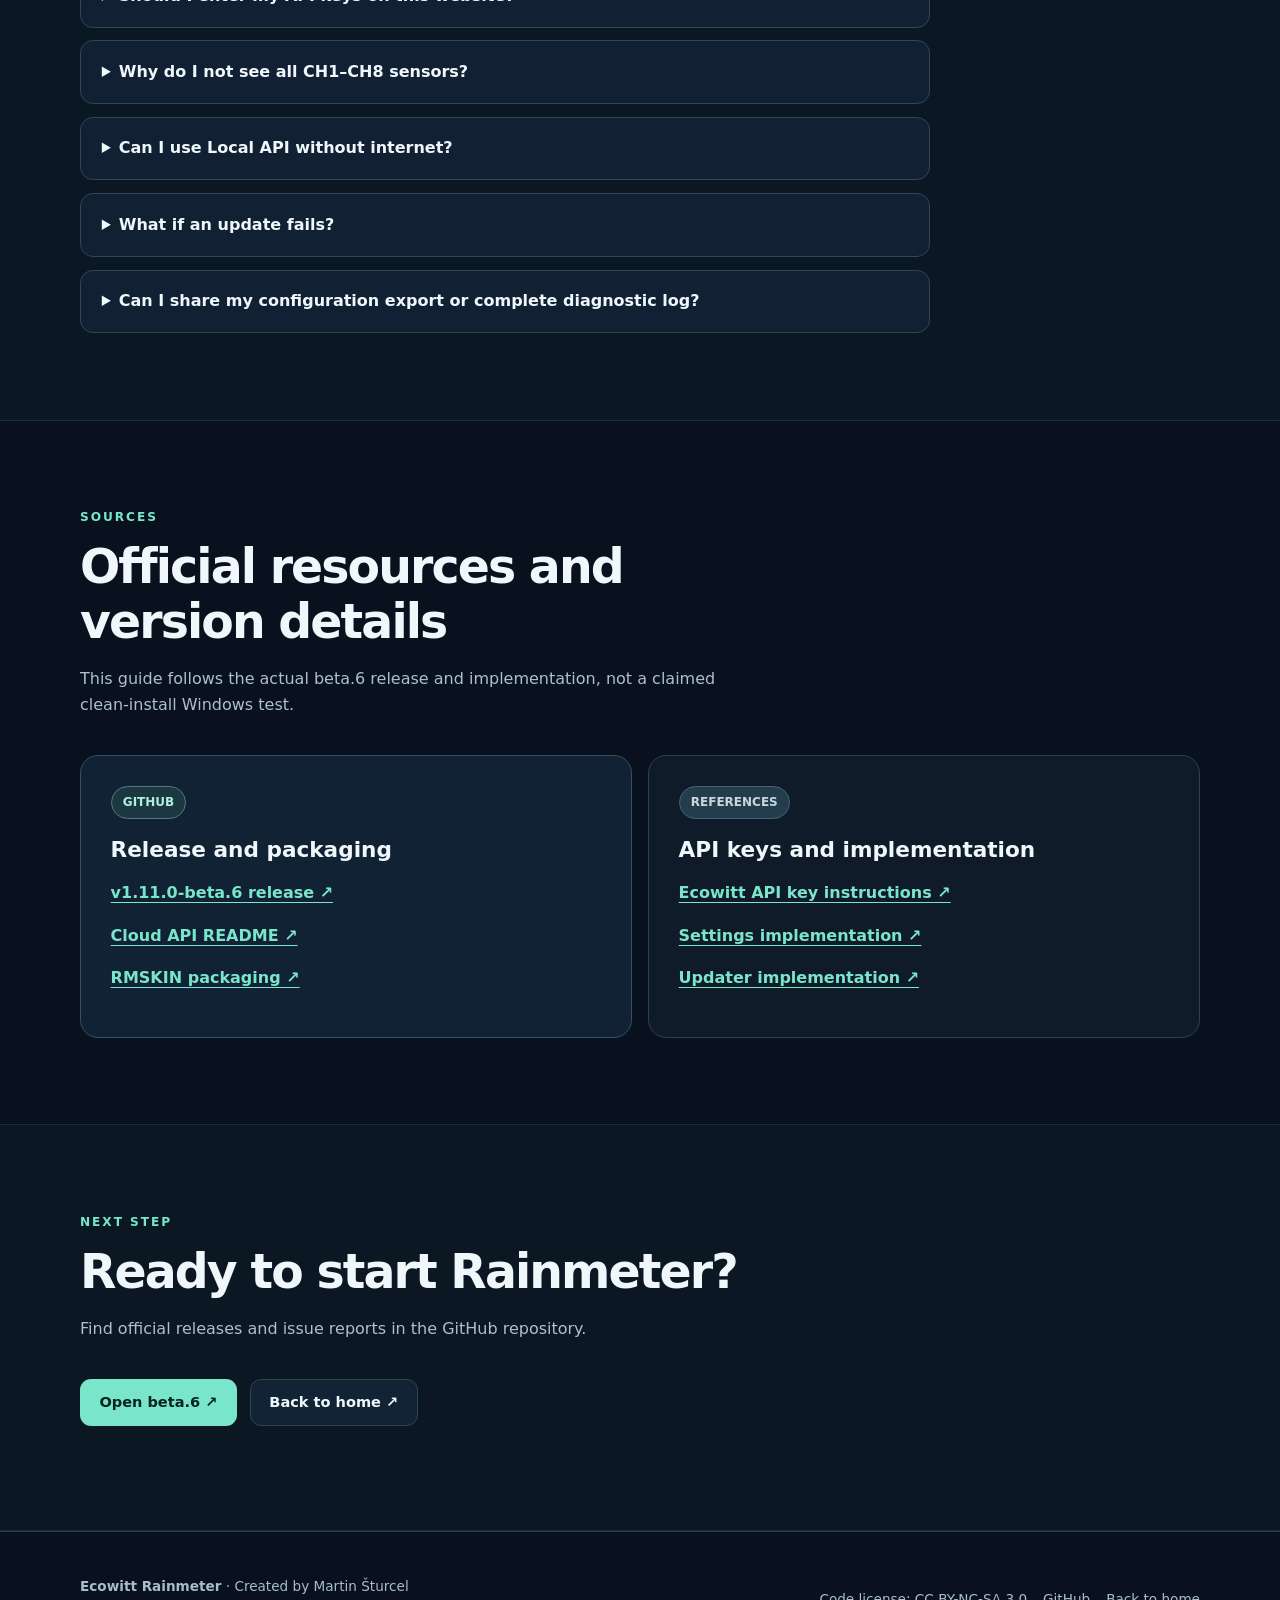
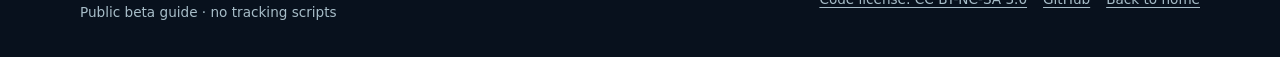
<file: site/en/guide/rainmeter/index.html>
<!doctype html>
<html lang="en">
<head>
  <meta charset="utf-8">
  <meta name="viewport" content="width=device-width, initial-scale=1">
  <meta name="robots" content="noindex, nofollow">
  <meta name="theme-color" content="#08111d">
  <meta name="description" content="Step-by-step Ecowitt Rainmeter Cloud API beta.6 guide: .rmskin installation, API credentials, station MAC, first run, diagnostics, updates and configuration security.">
  <title>Rainmeter Cloud API beta.6 installation guide | Ecowitt Rainmeter</title>
  <link rel="stylesheet" href="../../../assets/css/site.css?v=t11-d2">
  <link rel="alternate" hreflang="sk" href="../../../navod/rainmeter/">
  <link rel="alternate" hreflang="en" href="./">
</head>
<body>
  <a class="skip-link" href="#main">Skip to content</a>
  <header class="site-header">
    <div class="container header-inner">
      <a class="brand" href="../../" aria-label="Ecowitt Rainmeter – back to home"><span class="brand-mark" aria-hidden="true">ER</span><span>Ecowitt Rainmeter</span></a>
      <nav class="site-nav" aria-label="Guide navigation"><a href="#download">Download</a><a href="#keys">API keys</a><a href="#setup">Setup</a><a href="#help">Help</a></nav>
      <nav class="locale" aria-label="Language"><a href="../../../navod/rainmeter/" lang="sk" hreflang="sk">SK</a><a href="./" lang="en" hreflang="en" aria-current="page">EN</a></nav>
    </div>
  </header>
  <main id="main">
    <div class="container">
      <section class="hero" id="top" aria-labelledby="hero-title">
        <div>
          <div class="eyebrow">GUIDE · RAINMETER EDITION · PUBLIC BETA</div>
          <h1 id="hero-title">Get started.<span>Step by step.</span></h1>
          <p class="lead">Install Ecowitt Weather in Rainmeter, configure Cloud API and display station readings on your Windows desktop. This guide covers <strong>v1.11.0-beta.6</strong>.</p>
          <div class="hero-actions"><a class="btn btn-primary" href="https://github.com/mpca86/ecowitt-rainmeter/releases/tag/v1.11.0-beta.6" rel="noopener noreferrer">Open beta.6 on GitHub ↗</a><a class="btn btn-secondary" href="#download">Start installation ↓</a></div>
          <p class="hero-note">Windows beta requiring Rainmeter. Not a stable release or a guide to standalone Desktop Edition.</p>
          <div class="quick-facts"><span><i class="fact-dot" aria-hidden="true"></i>Windows + Rainmeter</span><span><i class="fact-dot" aria-hidden="true"></i>Cloud API v3</span><span><i class="fact-dot" aria-hidden="true"></i>No credential forms</span></div>
        </div>
        <aside class="hero-panel" aria-label="Authentic Rainmeter Cloud API beta screenshot">
          <div class="panel-top"><span class="pill">CLOUD API BETA</span><span class="pill pill-muted">v1.11.0-beta.6</span></div>
          <figure class="real-preview"><img class="real-preview-image" src="../../../assets/ecowitt-meteo-cloud-screenshot.webp" width="265" height="335" alt="Authentic METEO CLOUD Rainmeter beta.6 panel displaying weather readings." decoding="async" fetchpriority="high"><figcaption>Authentic beta.6 preview. This website never asks for login credentials.</figcaption></figure>
          <div class="panel-foot"><span>Actual Rainmeter skin</span><span>Cloud API v3</span></div>
        </aside>
      </section>
    </div>
    <section class="section section-alt" id="download" aria-labelledby="download-title"><div class="container"><div class="section-head"><div class="eyebrow">STEP 1 · INSTALLATION</div><h2 id="download-title">Download and first installation</h2><p>You need Windows, Rainmeter, internet access and an Ecowitt weather station accessible through your Ecowitt account.</p></div><div class="steps"><article class="step"><span class="step-num" aria-hidden="true">1</span><h3>Install Rainmeter</h3><p>Download Rainmeter from the <a href="https://www.rainmeter.net/" rel="noopener noreferrer">official rainmeter.net site ↗</a> and install it on Windows.</p></article><article class="step"><span class="step-num" aria-hidden="true">2</span><h3>Download public beta.6</h3><p>Open the <a href="https://github.com/mpca86/ecowitt-rainmeter/releases/tag/v1.11.0-beta.6" rel="noopener noreferrer">beta.6 GitHub Release ↗</a>. Under Assets download <code>EcowittWeather-<wbr>v1.11.0-<wbr>beta.6.rmskin</code>. A ZIP package is available as a manual-install alternative.</p></article><article class="step"><span class="step-num" aria-hidden="true">3</span><h3>Open the .rmskin file</h3><p>Open the downloaded file with Rainmeter and confirm <strong>Install</strong>. The package installs <code>EcowittWeather</code> and opens the <strong>Settings</strong> panel afterwards.</p></article></div><p class="note">This is a <strong>public beta prerelease</strong>, not a stable version. SHA-256 checksum files are also available. Download only from the official GitHub repository.</p></div></section>
    <section class="section" id="keys" aria-labelledby="keys-title"><div class="container"><div class="section-head"><div class="eyebrow">STEP 2 · ECOWITT</div><h2 id="keys-title">Where to get API keys and station MAC</h2><p>Rainmeter Cloud API needs an Application Key, an API Key and the station MAC address. Do not enter your Ecowitt login password into Rainmeter.</p></div><div class="steps"><article class="step"><span class="step-num" aria-hidden="true">1</span><h3>Open ecowitt.net</h3><p>Sign in directly on the official <a href="https://www.ecowitt.net/" rel="noopener noreferrer">ecowitt.net site ↗</a>. The Ecowitt mobile app does not provide API key creation.</p></article><article class="step"><span class="step-num" aria-hidden="true">2</span><h3>Find User Profile</h3><p>Click the account icon at the top right and open <strong>User Profile</strong>. Create or copy your <strong>Application Key</strong> and <strong>API Key</strong> there. The <code>api.doc</code> reference is usually available in the same area.</p></article><article class="step"><span class="step-num" aria-hidden="true">3</span><h3>Find your station MAC</h3><p>Identify the MAC address of your own weather station from its device/account information. Rainmeter beta requires <strong>manual MAC entry</strong>; automatic station list selection is a Desktop Edition feature.</p></article></div><p class="note">Official help: <a href="https://ecowitt-subgqs9hhsx.gorgias.help/en-US/how-do-i-find-my-app-and-api-keys-564812" rel="noopener noreferrer">Ecowitt – How do I find my app &amp; api keys? ↗</a>. Ecowitt may change menu labels; use the current User Profile on its official website.</p></div></section>
    <section class="section section-alt" id="setup" aria-labelledby="setup-title"><div class="container"><div class="section-head"><div class="eyebrow">STEP 3 · FIRST RUN</div><h2 id="setup-title">Configure Cloud API and open METEO</h2><p>After installation, the Rainmeter panel is labeled <strong>ECOWITT CLOUD API – NASTAVENIA</strong> (Settings). Beta.6 uses Slovak control labels. Credentials stay in the local skin, not on this website.</p></div><div class="steps"><article class="step"><span class="step-num" aria-hidden="true">1</span><h3>Enter the three fields</h3><p>Click <strong>Application Key</strong>, <strong>API Key</strong> and <strong>MAC stanice</strong> (station MAC). Press <strong>Enter</strong> after each value. MAC example: <code>AA:BB:CC:DD:EE:FF</code> – enter the actual address of your station.</p></article><article class="step"><span class="step-num" aria-hidden="true">2</span><h3>Test connectivity</h3><p>Initially keep <strong>Refresh (s)</strong> at <strong>60</strong>. Click <strong>TEST CLOUD API</strong>. A successful result looks like <code>OK | code=0 | … | sekcie=N</code>; errors start with <code>CHYBA</code>, <code>CHYBA API</code> or <code>CHYBA HTTP</code>.</p></article><article class="step"><span class="step-num" aria-hidden="true">3</span><h3>Open the weather skin</h3><p>After a successful test click <strong>OTVORIŤ METEO SKIN</strong> (open METEO). You can optionally label CH1–CH8 using <strong>NÁZVY SENZOROV</strong> (sensor names). Only available readings are displayed.</p></article></div><div class="duo"><article class="info-card"><span class="pill">LOCAL SETTINGS</span><h3>Where are values stored?</h3><p>Keys and station MAC are stored locally in <code>CloudSecrets.inc</code>. This file is excluded from public release packages and source control. User labels and refresh preferences live in <code>UserVariables.inc</code>.</p></article><article class="info-card info-card--muted"><span class="pill pill-muted">SEPARATE EDITIONS</span><h3>Cloud beta is not hybrid Auto mode</h3><p>The Rainmeter beta.6 installer uses <strong>Ecowitt Web API v3</strong> and needs internet. The separate Local API source baseline reads <code>/get_livedata_info</code>. Local/Web Auto fallback is documented for Desktop Edition.</p></article></div></div></section>
    <section class="section" id="diagnostics" aria-labelledby="diagnostics-title"><div class="container"><div class="section-head"><div class="eyebrow">VERIFY</div><h2 id="diagnostics-title">Diagnostics and connection troubleshooting</h2><p>If readings do not appear, start with the built-in Settings test. Enable detailed debug logging only when needed.</p></div><div class="duo"><article class="info-card"><span class="pill">BASIC CHECKS</span><h3>TEST CLOUD API</h3><ul><li><code>Chýba: …</code> indicates a missing Application Key, API Key or MAC. Complete the field and press Enter.</li><li><code>CHYBA API</code>: verify credentials, station MAC and Ecowitt account permissions.</li><li><code>CHYBA HTTP</code>: check internet, firewall/proxy and service availability.</li><li>If the test passes but METEO is empty, refresh the skin and verify your station is returning live readings.</li></ul></article><article class="info-card info-card--muted"><span class="pill pill-muted">DEBUG / LOG</span><h3>DIAGNOSTIKA</h3><ul><li>Click <strong>DIAGNOSTIKA</strong> (diagnostics) in Settings, then <strong>DEBUG ON</strong> if needed.</li><li>Open METEO, wait for a new API sample, and use <strong>OBNOVIŤ</strong> (refresh) or <strong>OTVORIŤ LOG</strong> (open log) in Diagnostics.</li><li>When done, choose <strong>DEBUG OFF</strong>. The log is <code>@Resources/Diagnostics/ecowitt_cloud_debug.txt</code>.</li></ul></article></div><p class="note">The source is designed not to write API keys to the debug file. However, <strong>always review logs and errors before sharing</strong>; never publish a full URL containing credentials.</p></div></section>
    <section class="section section-alt" id="updates" aria-labelledby="updates-title"><div class="container"><div class="section-head"><div class="eyebrow">MAINTENANCE</div><h2 id="updates-title">Update checks and backups</h2><p>Cloud beta has an in-skin updater with Stable, Beta and Development channels.</p></div><div class="steps"><article class="step"><span class="step-num" aria-hidden="true">1</span><h3>Open the Updates panel</h3><p>In Settings click <strong>AKTUALIZÁCIE</strong> (updates), or the METEO CLOUD heading. You will see installed and available versions plus <strong>ČO JE NOVÉ</strong> (what's new).</p></article><article class="step"><span class="step-num" aria-hidden="true">2</span><h3>Use the Beta channel</h3><p>For public beta releases select <strong>BETA</strong> and click <strong>SKONTROLOVAŤ</strong> (check). <strong>STABLE</strong> targets non-prerelease versions and <strong>DEVELOPMENT</strong> follows development snapshots.</p></article><article class="step"><span class="step-num" aria-hidden="true">3</span><h3>Update after checking</h3><p>Verify the offered Rainmeter release tag and notes on GitHub; then use <strong>AKTUALIZOVAŤ</strong> (update). The updater creates a backup, checks SHA-256 when available, preserves local user files and refreshes Rainmeter.</p></article></div><p class="note">Updater backups: <code>%LOCALAPPDATA%<wbr>&#92;EcowittRainmeter<wbr>&#92;Backups</code>. The public updater is not intended to overwrite Git-managed development checkouts.</p></div></section>
    <section class="section" id="transfer" aria-labelledby="transfer-title"><div class="container"><div class="section-head"><div class="eyebrow">SECURITY</div><h2 id="transfer-title">Export and import configuration</h2><p>Rainmeter beta.6 supports transferring settings through <code>.ecowittconfig</code> files.</p></div><div class="duo"><article class="info-card"><span class="pill">SENSITIVE FILE</span><h3>EXPORT</h3><p>In Settings click <strong>EXPORT</strong>, choose a file location and save. The bundle contains Application Key, API Key, station MAC, sensor labels, refresh interval and update channel.</p><p><strong>Warning: the export is not encrypted.</strong> Never publish or send it to untrusted recipients.</p></article><article class="info-card info-card--muted"><span class="pill pill-muted">TRUSTED PACKAGE ONLY</span><h3>IMPORT</h3><p>In Settings click <strong>IMPORT</strong> and select your own trusted configuration package. The app checks its manifest, backs up the previous settings, and refreshes Rainmeter after a successful import.</p><p>Backup location: <code>%LOCALAPPDATA%<wbr>&#92;EcowittRainmeter<wbr>&#92;ConfigBackups</code>.</p></article></div><p class="note">Do not attach the export to GitHub issues, public chat messages or untrusted emails. If keys leak, regenerate them in Ecowitt and replace them in local Settings.</p></div></section>
    <section class="section section-alt" id="help" aria-labelledby="help-title"><div class="container"><div class="section-head"><div class="eyebrow">FAQ</div><h2 id="help-title">Frequently asked questions</h2><p>Quick help for Rainmeter Cloud API beta.6 users.</p></div><div class="faq"><details><summary>Should I enter my API keys on this website?</summary><p>No. This is a static guide. Sign in directly at ecowitt.net and enter your API credentials only in the installed Rainmeter skin's local Settings.</p></details><details><summary>Why do I not see all CH1–CH8 sensors?</summary><p>Readings depend on which sensors exist and which fields your Ecowitt Cloud API response includes. The skin supports dynamic channels, but not every possible sensor type is guaranteed.</p></details><details><summary>Can I use Local API without internet?</summary><p>Yes, there is a separate Local API development baseline. However, this specific Rainmeter beta.6 installer is for Cloud API. Local/Web/Auto is available in the separate Desktop Edition.</p></details><details><summary>What if an update fails?</summary><p>Check the selected channel in AKTUALIZÁCIE, the SKONTROLOVAŤ result and the release tag on GitHub. Preserve the previous configuration and backup before retrying.</p></details><details><summary>Can I share my configuration export or complete diagnostic log?</summary><p>Not without inspection. A .ecowittconfig export contains unencrypted API keys. Review and redact diagnostics before sending any log.</p></details></div></div></section>
    <section class="section" id="references" aria-labelledby="references-title"><div class="container"><div class="section-head"><div class="eyebrow">SOURCES</div><h2 id="references-title">Official resources and version details</h2><p>This guide follows the actual beta.6 release and implementation, not a claimed clean-install Windows test.</p></div><div class="duo"><article class="info-card"><span class="pill">GITHUB</span><h3>Release and packaging</h3><p><a class="doc-link" href="https://github.com/mpca86/ecowitt-rainmeter/releases/tag/v1.11.0-beta.6" rel="noopener noreferrer">v1.11.0-beta.6 release ↗</a></p><p><a class="doc-link" href="https://github.com/mpca86/ecowitt-rainmeter/blob/cloud-api/README.md" rel="noopener noreferrer">Cloud API README ↗</a></p><p><a class="doc-link" href="https://github.com/mpca86/ecowitt-rainmeter/blob/cloud-api/packaging/README.md" rel="noopener noreferrer">RMSKIN packaging ↗</a></p></article><article class="info-card info-card--muted"><span class="pill pill-muted">REFERENCES</span><h3>API keys and implementation</h3><p><a class="doc-link" href="https://ecowitt-subgqs9hhsx.gorgias.help/en-US/how-do-i-find-my-app-and-api-keys-564812" rel="noopener noreferrer">Ecowitt API key instructions ↗</a></p><p><a class="doc-link" href="https://github.com/mpca86/ecowitt-rainmeter/blob/cloud-api/src/EcowittWeather/Settings/Settings.ini" rel="noopener noreferrer">Settings implementation ↗</a></p><p><a class="doc-link" href="https://github.com/mpca86/ecowitt-rainmeter/blob/cloud-api/src/EcowittWeather/Update/Update.ini" rel="noopener noreferrer">Updater implementation ↗</a></p></article></div></div></section>
    <section class="section section-alt" aria-labelledby="end-title"><div class="container">
      <div class="section-head"><div class="eyebrow">NEXT STEP</div><h2 id="end-title">Ready to start Rainmeter?</h2><p>Find official releases and issue reports in the GitHub repository.</p></div>
      <div class="hero-actions"><a class="btn btn-primary" href="https://github.com/mpca86/ecowitt-rainmeter/releases/tag/v1.11.0-beta.6" rel="noopener noreferrer">Open beta.6 ↗</a><a class="btn btn-secondary" href="../../">Back to home ↗</a></div>
    </div></section>
  </main>
  <footer class="site-footer"><div class="container footer-inner"><div><p><strong>Ecowitt Rainmeter</strong> · Created by Martin Šturcel</p><p>Public beta guide · no tracking scripts</p></div><div class="footer-links"><a href="https://github.com/mpca86/ecowitt-rainmeter/blob/main/LICENSE.md" rel="noopener noreferrer">Code license: CC BY-NC-SA 3.0</a><a href="https://github.com/mpca86/ecowitt-rainmeter" rel="noopener noreferrer">GitHub</a><a href="../../">Back to home</a></div></div></footer>
</body>
</html>
</file>
<file: site/assets/css/site.css>
/* Ecowitt Rainmeter – public website MVP (SK/EN). No external fonts or dependencies. */
:root {
  color-scheme: dark;
  --page: #08111d;
  --panel: #101e2d;
  --panel-strong: #142637;
  --panel-lite: #0d1826;
  --line: #2d4455;
  --ink: #eff7fb;
  --muted: #acc0cd;
  --accent: #79e5cb;
  --accent-ink: #06251f;
  --highlight: #b5caf6;
  --radius: 20px;
  font-family: ui-sans-serif, system-ui, -apple-system, BlinkMacSystemFont, "Segoe UI", sans-serif;
  font-synthesis: none;
}
* { box-sizing: border-box; }
html { scroll-behavior: smooth; scroll-padding-top: 6rem; }
body { margin: 0; min-width: 320px; color: var(--ink); background: var(--page); line-height: 1.65; }
body::before { content: ""; position: absolute; inset: 0 0 auto; height: 700px; z-index: -1;
  background: radial-gradient(ellipse at 78% 19%, rgba(45,139,159,.23), transparent 44%),
              radial-gradient(ellipse at 12% 12%, rgba(59,95,149,.22), transparent 42%); pointer-events: none; }
a { color: inherit; }
a:focus-visible, button:focus-visible, summary:focus-visible {
  outline: 3px solid var(--accent); outline-offset: 4px;
}
a:hover { color: var(--accent); }
svg { display: block; }
.container { width: min(1120px, calc(100% - 2.5rem)); margin-inline: auto; }
.skip-link { position: absolute; top: -80px; left: 1rem; z-index: 40; background: var(--accent); color: var(--accent-ink); padding: .6rem 1rem; border-radius: 9px; }
.skip-link:focus { top: 1rem; }
.site-header { position: relative; border-bottom: 1px solid rgba(164,204,223,.14); }
.header-inner { display: flex; align-items: center; min-height: 88px; gap: 1rem; }
.brand { display: inline-flex; align-items: center; gap: .78rem; text-decoration: none; font-weight: 780; font-size: 1.08rem; letter-spacing: -.025em; white-space: nowrap; }
.brand-mark { display: grid; place-items: center; height: 43px; width: 43px; flex: none; color: #0d332e; background: linear-gradient(145deg, #a0f5d9, #52b2cc); border-radius: 12px; font-size: 1.02rem; box-shadow: 0 8px 25px rgba(38,183,173,.12); letter-spacing: -.06em; }
.site-nav { display: flex; align-items: center; gap: 1.45rem; margin-left: auto; font-size: .91rem; color: var(--muted); }
.site-nav a { text-decoration: none; transition: color .15s ease; }
.locale { display: inline-flex; align-items: center; border: 1px solid var(--line); border-radius: 999px; padding: 4px; gap: 3px; margin-left: .3rem; }
.locale a { text-decoration: none; font-size: .79rem; font-weight: 750; padding: .22rem .55rem; border-radius: 999px; }
.locale a[aria-current="page"] { background: var(--accent); color: var(--accent-ink); }
.hero { display: grid; grid-template-columns: 1.1fr .9fr; align-items: center; gap: clamp(1.8rem, 5vw, 5rem); padding-top: clamp(4.4rem, 9vw, 7.3rem); padding-bottom: clamp(4rem, 7vw, 6.5rem); }
.eyebrow { text-transform: uppercase; font-size: .76rem; letter-spacing: .16em; color: var(--accent); font-weight: 800; }
h1,h2,h3,p { margin-top: 0; }
h1 { font-size: clamp(2.8rem, 6.6vw, 5.45rem); line-height: 1.07; letter-spacing: -.065em; margin: 1.2rem 0 1.3rem; }
h1 span { color: var(--accent); display: block; }
.lead { font-size: clamp(1.05rem, 2vw, 1.2rem); color: var(--muted); max-width: 58ch; }
.hero-actions { display: flex; flex-wrap: wrap; gap: .82rem; margin: 2rem 0 1.1rem; }
.btn { display: inline-flex; align-items: center; justify-content: center; gap: .6rem; min-height: 47px; padding: .67rem 1.15rem; border-radius: 11px; font-size: .91rem; font-weight: 760; text-decoration: none; border: 1px solid transparent; }
.btn:hover { transform: translateY(-1px); }
.btn-primary { background: var(--accent); color: var(--accent-ink); }
.btn-primary:hover { background: #9cf4df; color: var(--accent-ink); }
.btn-secondary { border-color: var(--line); color: var(--ink); background: rgba(20,39,57,.78); }
.btn-secondary:hover { background: #193146; color: var(--ink); }
.hero-note { color: #95b1bd; font-size: .8rem; }
.hero-panel { position: relative; overflow: hidden; padding: 2rem; min-height: 366px; border: 1px solid #39576b; border-radius: 26px;
  background: linear-gradient(155deg, #1c3448, #0d1b2b 72%); box-shadow: 0 30px 80px rgba(0,0,0,.28); display: flex; flex-direction: column; justify-content: space-between; }
.hero-panel::after { content: ""; width: 260px; height: 260px; border: 1px solid rgba(133,236,216,.24); border-radius: 50%; position: absolute; right: -100px; top: -115px; box-shadow: 0 0 0 45px rgba(118,207,207,.035),0 0 0 95px rgba(118,207,207,.025); pointer-events: none; }
.panel-top { display: flex; gap: .5rem; flex-wrap: wrap; align-items: center; justify-content: space-between; z-index: 1; }
.pill { display: inline-block; padding: .36rem .7rem; border: 1px solid #567a79; background: rgba(49,94,91,.35); color: #acf0db; border-radius: 999px; font-size: .75rem; font-weight: 700; }
.pill-muted { color: #c7d7e0; background: #243d4d; border-color: #486276; }
.placeholder { display: grid; place-items: center; text-align: center; padding: 2.7rem .5rem 1.5rem; z-index: 1; }
.placeholder-symbol { width: 94px; height: 94px; display: grid; place-items: center; border: 1px solid #4b817f; border-radius: 24px; background: #1c3b46; color: var(--accent); font-size: 2.8rem; line-height: 1; margin-bottom: 1.2rem; }
.placeholder strong { font-size: 1.2rem; letter-spacing: -.02em; }
.placeholder p { font-size: .89rem; color: var(--muted); max-width: 31ch; margin: .55rem 0 0; }
/* Authentic Rainmeter screenshot: preserve aspect ratio and never upscale the source. */
.real-preview { display: flex; flex-direction: column; align-items: center; justify-content: center; gap: .8rem; margin: 1.4rem auto 1.5rem; width: 100%; position: relative; z-index: 1; }
.real-preview-image { display: block; width: min(265px, 100%); height: auto; aspect-ratio: 265 / 335; object-fit: contain; border-radius: 9px; box-shadow: 0 14px 34px rgba(0,0,0,.26); }
.real-preview figcaption { max-width: 33ch; margin: 0; color: #c3d5dc; text-align: center; font-size: .88rem; line-height: 1.5; }
.panel-foot { border-top: 1px solid #365269; padding-top: .85rem; color: #b1c7d2; font-size: .8rem; display: flex; justify-content: space-between; gap: .75rem; z-index: 1; }
.quick-facts { display: flex; flex-wrap: wrap; gap: 1rem 1.6rem; font-size: .79rem; font-weight: 650; color: #b4ced4; }
.fact-dot { display: inline-block; height: 7px; width: 7px; border-radius: 50%; background: #75dabb; margin-right: .45rem; }
.section { padding: 5.4rem 0; }
.section-alt { background: #0b1723; border-top: 1px solid #182d40; border-bottom: 1px solid #182d40; }
.section-head { max-width: 680px; margin-bottom: 2.3rem; }
.section h2 { font-size: clamp(2rem, 3.7vw, 3rem); line-height: 1.16; letter-spacing: -.04em; margin: .8rem 0 1rem; }
.section-head p { color: var(--muted); }
.feature-grid { display: grid; grid-template-columns: repeat(3,minmax(0,1fr)); gap: 1rem; }
.feature-card { padding: 1.55rem; border: 1px solid #294153; border-radius: 17px; background: #101e2b; }
.feature-icon { display: inline-grid; place-items: center; height: 45px; width: 45px; background: #1a3c46; color: var(--accent); border-radius: 12px; font-size: 1.36rem; margin-bottom: 1.25rem; }
.feature-card h3 { font-size: 1.04rem; margin-bottom: .5rem; }
.feature-card p { color: var(--muted); font-size: .9rem; margin-bottom: 0; }
.duo { display: grid; grid-template-columns: 1fr 1fr; gap: 1rem; }
.info-card { border: 1px solid #345166; border-radius: 18px; padding: 1.85rem; background: #122235; }
.info-card h3 { font-size: 1.35rem; margin: .8rem 0; }
.info-card p { color: var(--muted); }
.info-card ul { padding-left: 1.2rem; margin: .5rem 0 0; color: #c5d6dd; font-size: .93rem; }
.info-card li { margin-bottom: .38rem; }
.info-card--muted { background: #101b29; border-color: #2e4052; }
.steps { display: grid; grid-template-columns: repeat(3,minmax(0,1fr)); gap: 1.4rem; counter-reset: steps; }
.step { position: relative; padding: 1.5rem 1.35rem; background: #102030; border: 1px solid #2e4657; border-radius: 16px; }
.step-num { display: grid; place-items: center; width: 41px; height: 41px; border: 1px solid #548e86; border-radius: 50%; color: var(--accent); font-weight: 800; margin-bottom: 1.25rem; }
.step h3 { font-size: 1.05rem; margin-bottom: .55rem; }
.step p { font-size: .91rem; color: var(--muted); margin-bottom: 0; }
.note { margin-top: 1.25rem; padding: 1rem 1.2rem; background: #172838; border-left: 3px solid var(--accent); border-radius: 0 9px 9px 0; color: #cfdee5; font-size: .91rem; }
.doc-link { display: inline-flex; align-items: center; text-underline-offset: 4px; font-weight: 750; color: var(--accent); }
.faq { display: grid; gap: .8rem; max-width: 850px; }
.faq details { border: 1px solid #304659; padding: 1.1rem 1.3rem; border-radius: 13px; background: #112033; }
.faq summary { cursor: pointer; font-weight: 700; padding-right: 1rem; }
.faq details p { margin: .85rem 0 0; color: var(--muted); }
.site-footer { padding: 2.5rem 0; border-top: 1px solid #293d4b; color: #a7bdc8; font-size: .85rem; }
.footer-inner { display: flex; flex-wrap: wrap; justify-content: space-between; gap: 1.5rem; align-items: center; }
.footer-inner p { margin: .2rem 0; }
.footer-links { display: flex; flex-wrap: wrap; gap: 1rem; }
.footer-links a { text-underline-offset: 3px; }
/* T11-B1: touch-friendly navigation and readable typography on narrow screens.
   Keep desktop styling intact; use a two-column mobile navigation without JS. */
@media (max-width: 900px) {
  .header-inner { flex-wrap: wrap; padding: 1rem 0; }
  .site-nav { order: 3; margin-left: 0; width: 100%; flex-wrap: wrap; gap: .65rem 1rem; }
  .site-nav a { display: inline-flex; align-items: center; min-height: 44px; padding: .5rem .25rem; }
  .locale { margin-left: auto; }
  .locale a { display: inline-flex; align-items: center; justify-content: center; min-height: 44px; min-width: 44px; padding: .3rem; font-size: .88rem; }
  .hero { grid-template-columns: 1fr; }
  .hero-panel { min-height: 315px; }
  .feature-grid { grid-template-columns: repeat(2,minmax(0,1fr)); }
}
@media (max-width: 600px) {
  .container { width: min(100% - 2rem, 1120px); }
  .header-inner { display: grid; grid-template-columns: minmax(0,1fr) auto; gap: .75rem; padding: .85rem 0; }
  .brand { min-width: 0; font-size: clamp(.94rem, 3.4vw, 1.05rem); gap: .5rem; }
  .brand-mark { width: 44px; height: 44px; }
  .locale { margin: 0; justify-self: end; }
  .site-nav {
    grid-column: 1 / -1;
    display: grid;
    grid-template-columns: repeat(2,minmax(0,1fr));
    gap: .5rem;
    margin: 0;
    width: 100%;
    font-size: .96rem;
  }
  .site-nav a {
    display: flex;
    align-items: center;
    justify-content: center;
    min-width: 0;
    min-height: 46px;
    padding: .6rem .45rem;
    border: 1px solid var(--line);
    border-radius: 10px;
    background: #102033;
    text-align: center;
    line-height: 1.25;
  }
  .site-nav a:hover { background: #1b3547; }
  .hero { padding-top: 3.2rem; padding-bottom: 3.7rem; }
  .hero-panel { padding: 1.4rem; }
  .hero-note { font-size: .92rem; line-height: 1.55; }
  .lead { font-size: 1.08rem; }
  .eyebrow { font-size: .82rem; letter-spacing: .12em; }
  .pill { font-size: .82rem; }
  .quick-facts { font-size: .9rem; gap: .7rem 1rem; }
  .placeholder p, .feature-card p, .info-card p, .info-card ul,
  .step p, .section-head p, .note, .faq details p { font-size: 1rem; line-height: 1.65; }
  .feature-card h3, .step h3 { font-size: 1.1rem; }
  .panel-foot { font-size: .88rem; flex-wrap: wrap; }
  .section { padding: 3.9rem 0; }
  .section-head { margin-bottom: 1.75rem; }
  .feature-grid,.duo,.steps { grid-template-columns: minmax(0,1fr); }
  .feature-card, .info-card, .step { padding: 1.45rem; }
  .hero-actions .btn { min-height: 50px; padding: .75rem 1rem; font-size: 1rem; }
  .doc-link { min-height: 44px; font-size: .96rem; }
  .faq summary { font-size: 1rem; line-height: 1.5; }
  .site-footer { font-size: .94rem; }
  .footer-inner { align-items: flex-start; flex-direction: column; }
  .footer-links a { display: inline-flex; align-items: center; min-height: 44px; }
}
@media (max-width: 380px) {
  /* Let the brand use two lines instead of overflowing beside the locale switch. */
  .brand { white-space: normal; line-height: 1.2; }
  .hero-actions .btn { flex: 1 1 100%; }
}
@media (prefers-reduced-motion: reduce) {
  html { scroll-behavior: auto; }
  .btn:hover { transform: none; }
}
</file>
<file: weather-display/display.css>
*{box-sizing:border-box}html,body{margin:0;width:100%;height:100%;overflow:hidden}body{font-family:Arial,Helvetica,sans-serif;background:#080f1d;color:#f4f7fc}#display{height:100dvh;padding:2.2vh 2.2vw;display:grid;grid-template-rows:14fr 40fr 12fr 29fr 5fr;gap:1.5vh;background:radial-gradient(ellipse at 20% 0,#18324e 0,transparent 65%)}header{display:flex;align-items:center;justify-content:space-between}small{font-size:1.05vw;letter-spacing:.2em;color:#91a8c0}h1{font-size:2.4vw;margin:.6vh 0}p{margin:.6vh 0;color:#a8b9cc;font-size:1.3vw}h2{font-size:1.45vw;font-weight:500;margin:0;color:#c4d0de}.clock{text-align:center}.clock strong{font-size:4.2vw;font-variant-numeric:tabular-nums}.status{text-align:right}.status b{color:#65dfc4;font-size:1.1vw}.primary{display:grid;grid-template-columns:1.3fr 1fr 1fr;gap:1.4vw}article{background:#142236b3;border:1px solid #2b3c50;border-radius:1vw;padding:1.4vw;min-width:0}.temperature{background:linear-gradient(130deg,#1c3c55,#15283d)}.reading{display:flex;align-items:baseline;gap:.8vw;margin:1.2vh 0}.reading span{font-size:6.4vw;letter-spacing:-.05em;font-weight:700;font-variant-numeric:tabular-nums}.temperature .reading span{font-size:8vw;color:#83e0e5}.reading em{font-size:1.9vw;color:#b0c2d3;font-style:normal}.extremes{display:grid;grid-template-columns:1fr 1fr;margin-top:1.7vh;gap:1vw}.extremes div{border-top:1px solid #395169;padding-top:1.2vh;display:grid;grid-template-columns:1fr auto}.extremes label{grid-column:1/-1;font-size:1.05vw;letter-spacing:.1em}.extremes strong{font-size:2.5vw;margin-top:.6vh}.extremes span{align-self:center;font-size:1.5vw;color:#bccbda}.details{margin-top:2vh;border-top:1px solid #33445a;padding-top:1.2vh}.details div{display:flex;justify-content:space-between;align-items:center;margin:.9vh 0}.details label{font-size:1.15vw;color:#a8b9cc}.details strong{font-size:1.8vw}.secondary{display:grid;grid-template-columns:repeat(4,1fr);gap:1.4vw}.secondary article{display:flex;align-items:center;justify-content:space-between;padding:1vw 1.4vw}.secondary label{font-size:1.15vw;color:#a8b9cc}.secondary strong{font-size:2.2vw}.chart{min-height:0;background:#101e30;border:1px solid #2b3c50;border-radius:1vw;padding:1.1vh 1.4vw;display:flex;flex-direction:column}.charthead{display:flex;justify-content:space-between;align-items:center}.charthead span{color:#8da3ba}.charthead p{font-size:1vw}svg{width:100%;flex:1;min-height:0}footer{display:flex;justify-content:space-between;align-items:center;font-size:1vw;color:#8da3ba}#controls{position:fixed;bottom:2vh;left:50%;transform:translateX(-50%);background:#253951;padding:12px;border-radius:12px;display:flex;gap:10px;align-items:center;opacity:0;pointer-events:none;transition:opacity .2s}#controls.visible,#controls:focus-within{opacity:1;pointer-events:auto}button,select{background:#eef6ff;color:#102137;border:0;border-radius:6px;padding:10px;font-size:14px;cursor:pointer}nav span{font-size:12px}.stale .status b,.stale #status{color:#ffc578}.stale article{border-color:#836138}body[data-scenario=night] #display{background:radial-gradient(ellipse at 20% 0,#192342,transparent 65%)}@media(max-aspect-ratio:4/3){#display{grid-template-rows:14fr 40fr 12fr 29fr 5fr}.details label{font-size:1.3vw}.secondary label{font-size:1.3vw}}@media(prefers-reduced-motion:reduce){*{transition:none!important}}
/* Keep supporting values separate from labels on a distant display. */
header{gap:2vw}header>div:first-child{flex:1;min-width:0}h1{overflow:hidden;text-overflow:ellipsis;white-space:nowrap}.clock{flex-shrink:0}.status{max-width:27%;min-width:0}.status p{line-height:1.25}.secondary article{flex-direction:column;align-items:flex-start;justify-content:center;gap:.5vh}.secondary strong{white-space:nowrap;font-variant-numeric:tabular-nums}.primary>article{min-height:0}.extremes div{grid-template-columns:1fr}.extremes span{margin-top:.4vh}.extremes strong{line-height:1.1}footer{gap:2vw}footer span{min-width:0}#controls{max-width:95vw;flex-wrap:wrap;justify-content:center}button:focus-visible,select:focus-visible{outline:3px solid #80dfe5;outline-offset:3px}

.temperature-context{display:flex;align-items:baseline;justify-content:space-between;gap:1vw}.temperature-context p{margin:0}.feels-like{font-size:1.25vw;white-space:nowrap}.feels-like strong{font-size:1.85vw;color:#d1edf0;font-variant-numeric:tabular-nums}.temperature-context #trend{font-size:1.05vw;text-align:right}.temperature .reading{line-height:1.05}
</file>
